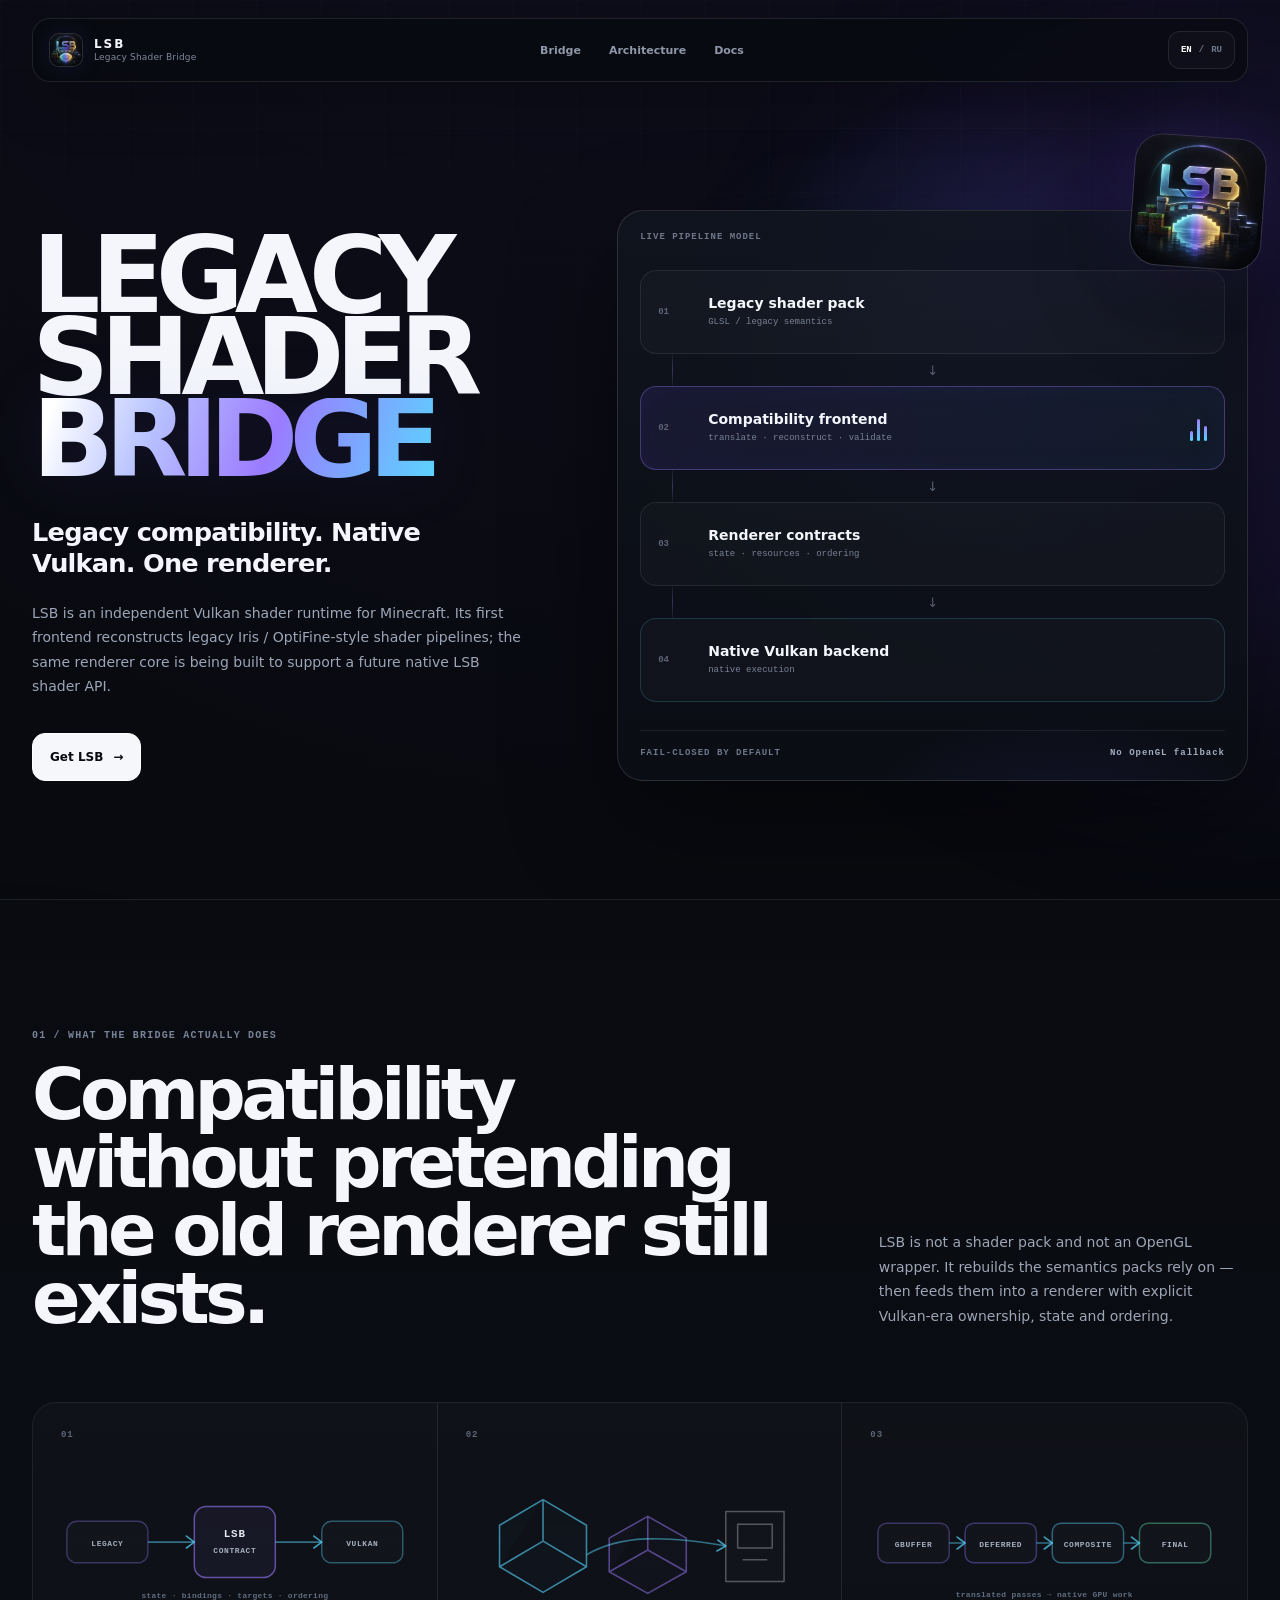
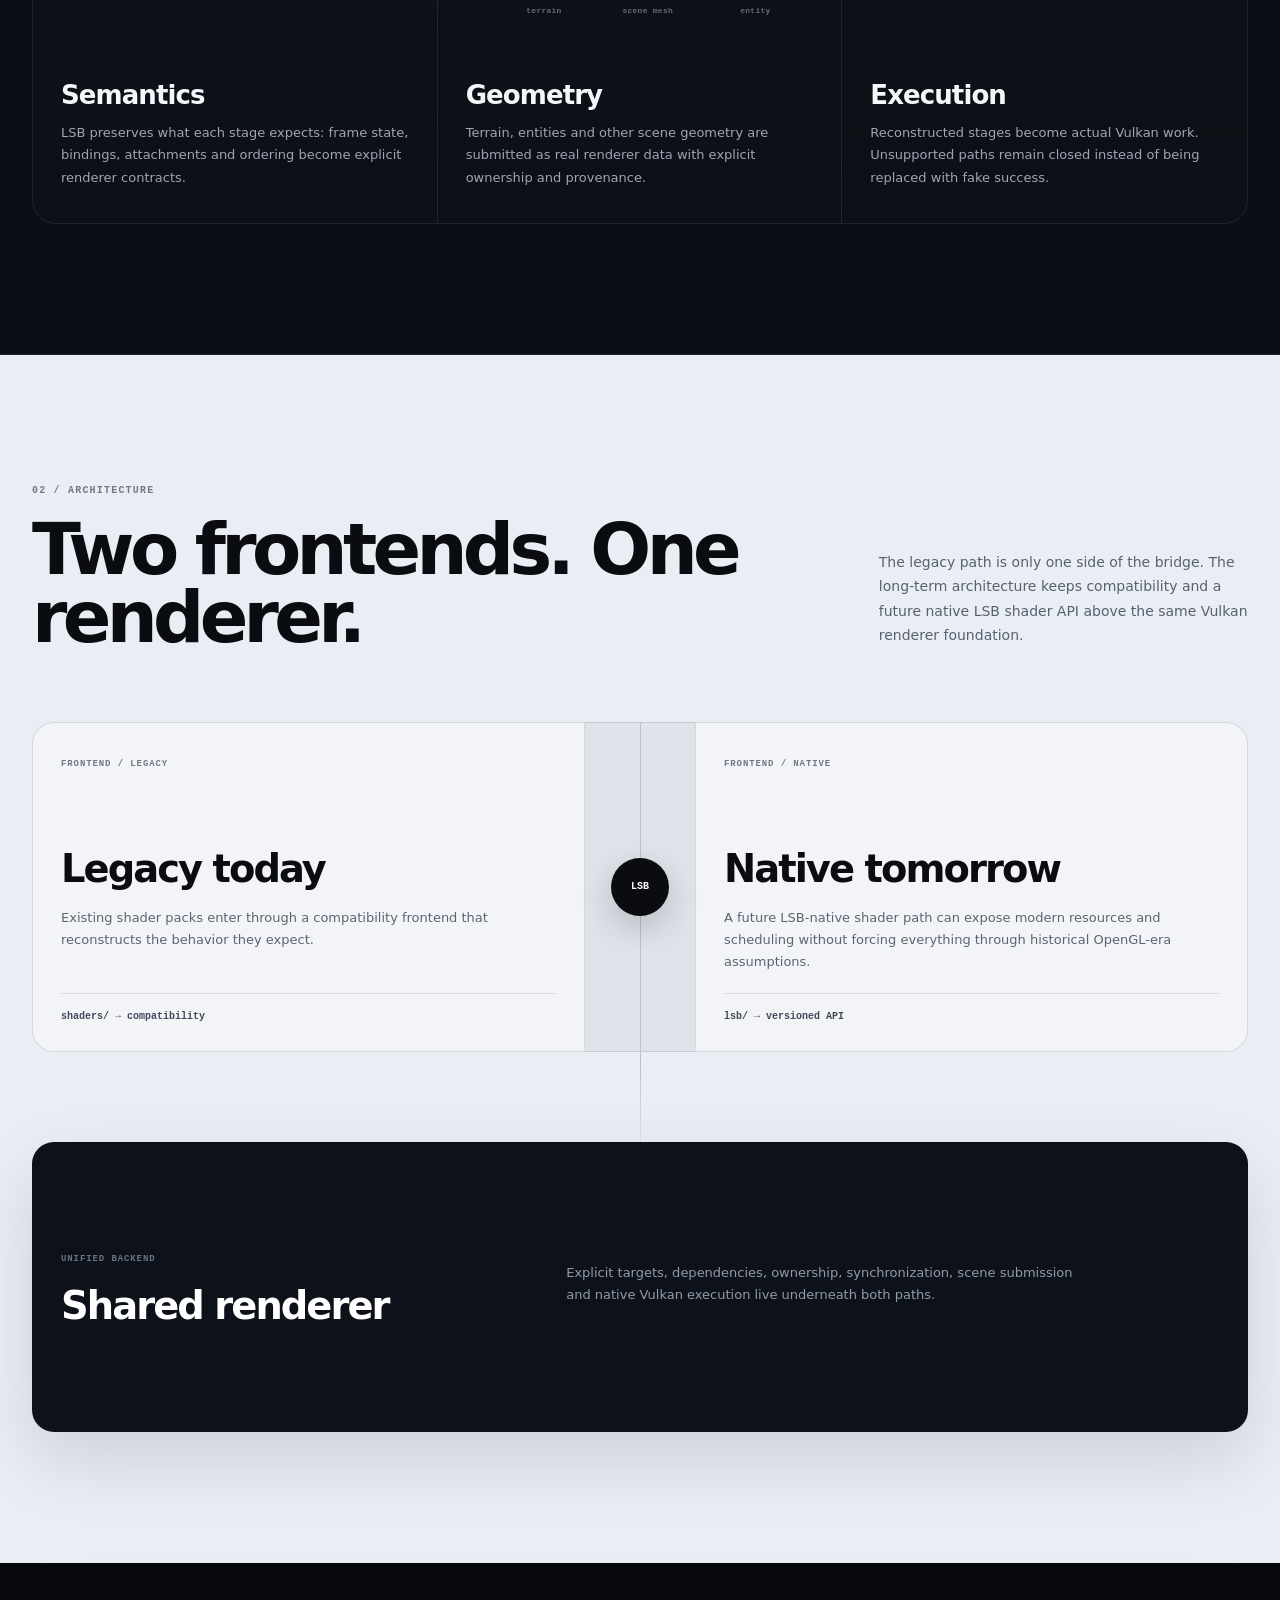
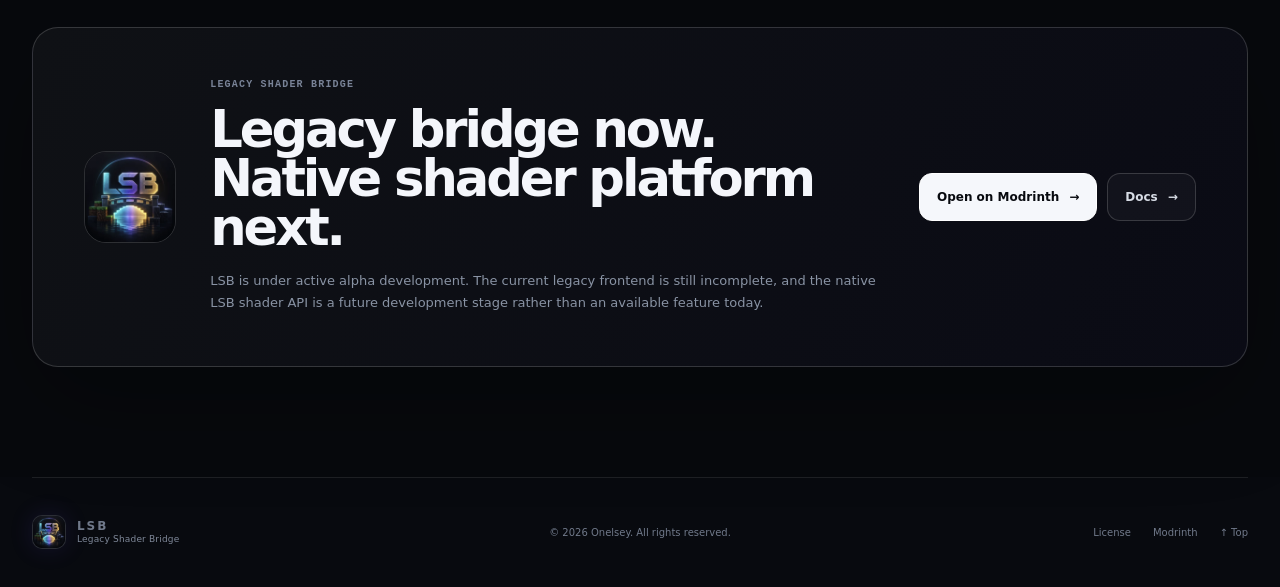
<file: index.html>
<!doctype html>
<html lang="en">
<head>
  <meta charset="UTF-8">
  <meta name="viewport" content="width=device-width, initial-scale=1.0">
  <meta name="theme-color" content="#080a0f">
  <meta name="color-scheme" content="dark">
  <meta name="description" content="Independent Vulkan shader runtime for Minecraft 26.x — legacy compatibility today, native LSB shaders next.">
  <meta property="og:type" content="website">
  <meta property="og:title" content="Legacy Shader Bridge">
  <meta property="og:description" content="Legacy compatibility. Native Vulkan. One renderer.">
  <meta property="og:image" content="https://wandraker.github.io/Legacy-Shader-Bridge-Site/assets/lsb-icon.webp">
  <link rel="icon" type="image/webp" href="./assets/lsb-icon.webp">
  <link rel="stylesheet" href="./styles.css">
  <title>Legacy Shader Bridge</title>
</head>
<body>
  <main class="site" id="top">
    <div class="ambient ambient--a" aria-hidden="true"></div>
    <div class="ambient ambient--b" aria-hidden="true"></div>

    <header class="header">
      <a class="brand" href="#top" aria-label="Legacy Shader Bridge home">
        <span class="brand-mark"><img src="./assets/lsb-icon.webp" alt=""></span>
        <span class="brand-copy"><strong>LSB</strong><small>Legacy Shader Bridge</small></span>
      </a>
      <nav class="desktop-nav" aria-label="Main navigation">
        <a href="#bridge" data-i18n="nav.bridge">Bridge</a>
        <a href="#architecture" data-i18n="nav.architecture">Architecture</a>
        <a href="./docs.html" data-i18n="nav.docs">Docs</a>
      </nav>
      <div class="header-actions">
        <div class="language-switch" aria-label="Language">
          <button data-lang="en" type="button">EN</button><span>/</span><button data-lang="ru" type="button">RU</button>
        </div>
        <button class="menu-button" type="button" aria-label="Menu"><span></span><span></span></button>
      </div>
    </header>

    <div class="mobile-menu" aria-hidden="true">
      <div class="mobile-menu-head">
        <a class="brand" href="#top"><span class="brand-mark"><img src="./assets/lsb-icon.webp" alt=""></span><span class="brand-copy"><strong>LSB</strong><small>Legacy Shader Bridge</small></span></a>
        <button class="menu-close" type="button" data-i18n="ui.close">Close</button>
      </div>
      <nav>
        <a href="#bridge">01 / <span data-i18n="nav.bridge">Bridge</span></a>
        <a href="#architecture">02 / <span data-i18n="nav.architecture">Architecture</span></a>
        <a href="./docs.html">03 / <span data-i18n="nav.docs">Docs</span></a>
      </nav>
      <div class="mobile-menu-bottom">
        <div class="language-switch" aria-label="Language"><button data-lang="en" type="button">EN</button><span>/</span><button data-lang="ru" type="button">RU</button></div>
        <a href="https://modrinth.com/mod/legacy-shader-bridge" target="_blank" rel="noreferrer">MODRINTH <span aria-hidden="true">→</span></a>
      </div>
    </div>

    <section class="hero">
      <div class="hero-grid" aria-hidden="true"></div>
      <div class="hero-shell">
        <div class="hero-copy">
          <h1 class="hero-title" aria-label="Legacy Shader Bridge">
            <span data-reveal>LEGACY</span><span data-reveal>SHADER</span><span class="hero-title-accent" data-reveal>BRIDGE</span>
          </h1>
          <p class="hero-lead" data-reveal data-i18n="hero.lead">Legacy compatibility. Native Vulkan. One renderer.</p>
          <p class="hero-body" data-reveal data-i18n="hero.body">LSB is an independent Vulkan shader runtime for Minecraft. Its first frontend reconstructs legacy Iris / OptiFine-style shader pipelines; the same renderer core is being built to support a future native LSB shader API.</p>
          <div class="hero-actions" data-reveal>
            <a class="button button-primary" href="https://modrinth.com/mod/legacy-shader-bridge" target="_blank" rel="noreferrer"><span data-i18n="hero.get">Get LSB</span><span aria-hidden="true">→</span></a>
          </div>
        </div>

        <div class="hero-visual" data-reveal>
          <div class="hero-icon-wrap"><img src="./assets/lsb-icon.webp" alt="Legacy Shader Bridge icon"></div>
          <div class="pipeline-card" aria-label="Legacy Shader Bridge pipeline">
            <div class="pipeline-topline"><span data-i18n="pipeline.label">LIVE PIPELINE MODEL</span><span class="live-dot"><i></i> ALPHA</span></div>
            <div class="pipeline-flow">
              <div class="pipeline-step pipeline-step--legacy"><span class="pipeline-id">01</span><div><strong data-i18n="pipeline.legacy">Legacy shader pack</strong><small>GLSL / legacy semantics</small></div></div>
              <div class="pipeline-link" aria-hidden="true"><span></span><b>↓</b></div>
              <div class="pipeline-step pipeline-step--bridge"><span class="pipeline-id">02</span><div><strong data-i18n="pipeline.compat">Compatibility frontend</strong><small>translate · reconstruct · validate</small></div><div class="bridge-pulse" aria-hidden="true"><span></span><span></span><span></span></div></div>
              <div class="pipeline-link" aria-hidden="true"><span></span><b>↓</b></div>
              <div class="pipeline-step pipeline-step--contract"><span class="pipeline-id">03</span><div><strong data-i18n="pipeline.contracts">Renderer contracts</strong><small>state · resources · ordering</small></div></div>
              <div class="pipeline-link" aria-hidden="true"><span></span><b>↓</b></div>
              <div class="pipeline-step pipeline-step--native"><span class="pipeline-id">04</span><div><strong data-i18n="pipeline.vulkan">Native Vulkan backend</strong><small>native execution</small></div></div>
            </div>
            <div class="pipeline-foot"><span>FAIL-CLOSED BY DEFAULT</span><span data-i18n="pipeline.noFallback">No OpenGL fallback</span></div>
          </div>
        </div>
      </div>
    </section>

    <section class="section bridge-section" id="bridge">
      <div class="section-shell">
        <header class="section-head" data-reveal>
          <div><p class="eyebrow">01 / <span data-i18n="bridge.eyebrow">What the bridge actually does</span></p><h2 data-i18n="bridge.title">Compatibility without pretending the old renderer still exists.</h2></div>
          <p data-i18n="bridge.lead">LSB is not a shader pack and not an OpenGL wrapper. It rebuilds the semantics packs rely on — then feeds them into a renderer with explicit Vulkan-era ownership, state and ordering.</p>
        </header>
        <div class="bridge-cards">
          <article class="bridge-card" data-reveal>
            <div class="bridge-card-index">01</div>
            <div class="bridge-card-graphic bridge-card-graphic--semantics" aria-hidden="true">
              <svg viewBox="0 0 360 150" role="presentation">
                <rect class="bridge-v-box bridge-v-box--source" x="10" y="50" width="82" height="42" rx="10"></rect>
                <rect class="bridge-v-box bridge-v-box--core" x="139" y="35" width="82" height="72" rx="12"></rect>
                <rect class="bridge-v-box bridge-v-box--target" x="268" y="50" width="82" height="42" rx="10"></rect>
                <path class="bridge-v-line" d="M92 71 H139"></path>
                <path class="bridge-v-line" d="M221 71 H268"></path>
                <path class="bridge-v-arrow" d="M131 65 L139 71 L131 77"></path>
                <path class="bridge-v-arrow" d="M260 65 L268 71 L260 77"></path>
                <text class="bridge-v-label" x="51" y="75" text-anchor="middle" data-i18n="bridge.visual.legacy">LEGACY</text>
                <text class="bridge-v-label bridge-v-label--strong" x="180" y="66" text-anchor="middle">LSB</text>
                <text class="bridge-v-label" x="180" y="82" text-anchor="middle" data-i18n="bridge.visual.contract">CONTRACT</text>
                <text class="bridge-v-label" x="309" y="75" text-anchor="middle">VULKAN</text>
                <text class="bridge-v-caption" x="180" y="128" text-anchor="middle" data-i18n="bridge.visual.semanticCaption">state · bindings · targets · ordering</text>
              </svg>
            </div>
            <h3 data-i18n="bridge.card1.title">Semantics</h3>
            <p data-i18n="bridge.card1.body">LSB preserves what each stage expects: frame state, bindings, attachments and ordering become explicit renderer contracts.</p>
          </article>
          <article class="bridge-card" data-reveal>
            <div class="bridge-card-index">02</div>
            <div class="bridge-card-graphic bridge-card-graphic--geometry" aria-hidden="true">
              <svg viewBox="0 0 360 150" role="presentation">
                <path class="bridge-v-mesh" d="M38 96 L82 70 L126 96 L82 122 Z M82 70 V28 L126 54 V96 M38 96 V54 L82 28"></path>
                <path class="bridge-v-mesh bridge-v-mesh--soft" d="M149 101 L188 79 L227 101 L188 123 Z M188 79 V45 L227 67 V101 M149 101 V67 L188 45"></path>
                <path class="bridge-v-entity" d="M267 40 H326 V111 H267 Z M279 53 H314 V77 H279 Z M284 89 H309"></path>
                <path class="bridge-v-line" d="M126 84 C160 64 204 64 267 75"></path>
                <path class="bridge-v-arrow" d="M259 69 L267 75 L258 80"></path>
                <text class="bridge-v-caption" x="83" y="143" text-anchor="middle" data-i18n="bridge.visual.terrain">terrain</text>
                <text class="bridge-v-caption" x="188" y="143" text-anchor="middle" data-i18n="bridge.visual.scene">scene mesh</text>
                <text class="bridge-v-caption" x="297" y="143" text-anchor="middle" data-i18n="bridge.visual.entity">entity</text>
              </svg>
            </div>
            <h3 data-i18n="bridge.card2.title">Geometry</h3>
            <p data-i18n="bridge.card2.body">Terrain, entities and other scene geometry are submitted as real renderer data with explicit ownership and provenance.</p>
          </article>
          <article class="bridge-card" data-reveal>
            <div class="bridge-card-index">03</div>
            <div class="bridge-card-graphic bridge-card-graphic--execution" aria-hidden="true">
              <svg viewBox="0 0 360 150" role="presentation">
                <rect class="bridge-v-pass bridge-v-pass--a" x="12" y="52" width="72" height="40" rx="9"></rect>
                <rect class="bridge-v-pass bridge-v-pass--b" x="100" y="52" width="72" height="40" rx="9"></rect>
                <rect class="bridge-v-pass bridge-v-pass--c" x="188" y="52" width="72" height="40" rx="9"></rect>
                <rect class="bridge-v-pass bridge-v-pass--d" x="276" y="52" width="72" height="40" rx="9"></rect>
                <path class="bridge-v-line" d="M84 72 H100 M172 72 H188 M260 72 H276"></path>
                <path class="bridge-v-arrow" d="M92 66 L100 72 L92 78 M180 66 L188 72 L180 78 M268 66 L276 72 L268 78"></path>
                <text class="bridge-v-label" x="48" y="76" text-anchor="middle">GBUFFER</text>
                <text class="bridge-v-label" x="136" y="76" text-anchor="middle">DEFERRED</text>
                <text class="bridge-v-label" x="224" y="76" text-anchor="middle">COMPOSITE</text>
                <text class="bridge-v-label" x="312" y="76" text-anchor="middle">FINAL</text>
                <text class="bridge-v-caption" x="180" y="126" text-anchor="middle" data-i18n="bridge.visual.executionCaption">translated passes → native GPU work</text>
              </svg>
            </div>
            <h3 data-i18n="bridge.card3.title">Execution</h3>
            <p data-i18n="bridge.card3.body">Reconstructed stages become actual Vulkan work. Unsupported paths remain closed instead of being replaced with fake success.</p>
          </article>
        </div>
      </div>
    </section>

    <section class="section architecture-section" id="architecture">
      <div class="section-shell">
        <header class="section-head section-head-light" data-reveal>
          <div><p class="eyebrow">02 / <span data-i18n="arch.eyebrow">Architecture</span></p><h2 data-i18n="arch.title">Two frontends. One renderer.</h2></div>
          <p data-i18n="arch.lead">The legacy path is only one side of the bridge. The long-term architecture keeps compatibility and a future native LSB shader API above the same Vulkan renderer foundation.</p>
        </header>
        <div class="architecture-map" data-reveal>
          <div class="arch-node arch-node--legacy"><span>FRONTEND / LEGACY</span><strong data-i18n="arch.legacy.title">Legacy today</strong><p data-i18n="arch.legacy.body">Existing shader packs enter through a compatibility frontend that reconstructs the behavior they expect.</p><div class="code-line">shaders/ → compatibility</div></div>
          <div class="arch-merge" aria-hidden="true"><span></span><b>LSB</b><span></span></div>
          <div class="arch-node arch-node--native"><span>FRONTEND / NATIVE</span><strong data-i18n="arch.native.title">Native tomorrow</strong><p data-i18n="arch.native.body">A future LSB-native shader path can expose modern resources and scheduling without forcing everything through historical OpenGL-era assumptions.</p><div class="code-line">lsb/ → versioned API</div></div>
          <div class="arch-spine" aria-hidden="true"><span></span></div>
          <div class="arch-renderer"><div><span>UNIFIED BACKEND</span><strong data-i18n="arch.renderer.title">Shared renderer</strong></div><p data-i18n="arch.renderer.body">Explicit targets, dependencies, ownership, synchronization, scene submission and native Vulkan execution live underneath both paths.</p></div>
        </div>
      </div>
    </section>
    <section class="final-section">
      <div class="final-panel" data-reveal>
        <div class="final-logo"><img src="./assets/lsb-icon.webp" alt=""></div>
        <div><p class="eyebrow">LEGACY SHADER BRIDGE</p><h2 data-i18n="final.title">Legacy bridge now. Native shader platform next.</h2><p data-i18n="final.body">LSB is under active alpha development. The current legacy frontend is still incomplete, and the native LSB shader API is a future development stage rather than an available feature today.</p></div>
        <div class="final-actions"><a class="button button-primary" href="https://modrinth.com/mod/legacy-shader-bridge" target="_blank" rel="noreferrer"><span data-i18n="final.get">Open on Modrinth</span><span aria-hidden="true">→</span></a><a class="button button-ghost" href="./docs.html"><span data-i18n="final.docs">Docs</span><span aria-hidden="true">→</span></a></div>
      </div>
    </section>

    <footer class="footer">
      <a class="brand" href="#top"><span class="brand-mark"><img src="./assets/lsb-icon.webp" alt=""></span><span class="brand-copy"><strong>LSB</strong><small>Legacy Shader Bridge</small></span></a>
      <p data-i18n="footer">Legacy Shader Bridge · by Onelsey</p>
      <nav><a href="./license.html">License</a><a href="https://modrinth.com/mod/legacy-shader-bridge" target="_blank" rel="noreferrer">Modrinth</a><a href="#top">↑ Top</a></nav>
    </footer>
  </main>
  <script src="./app.js" defer></script>
</body>
</html>
</file>
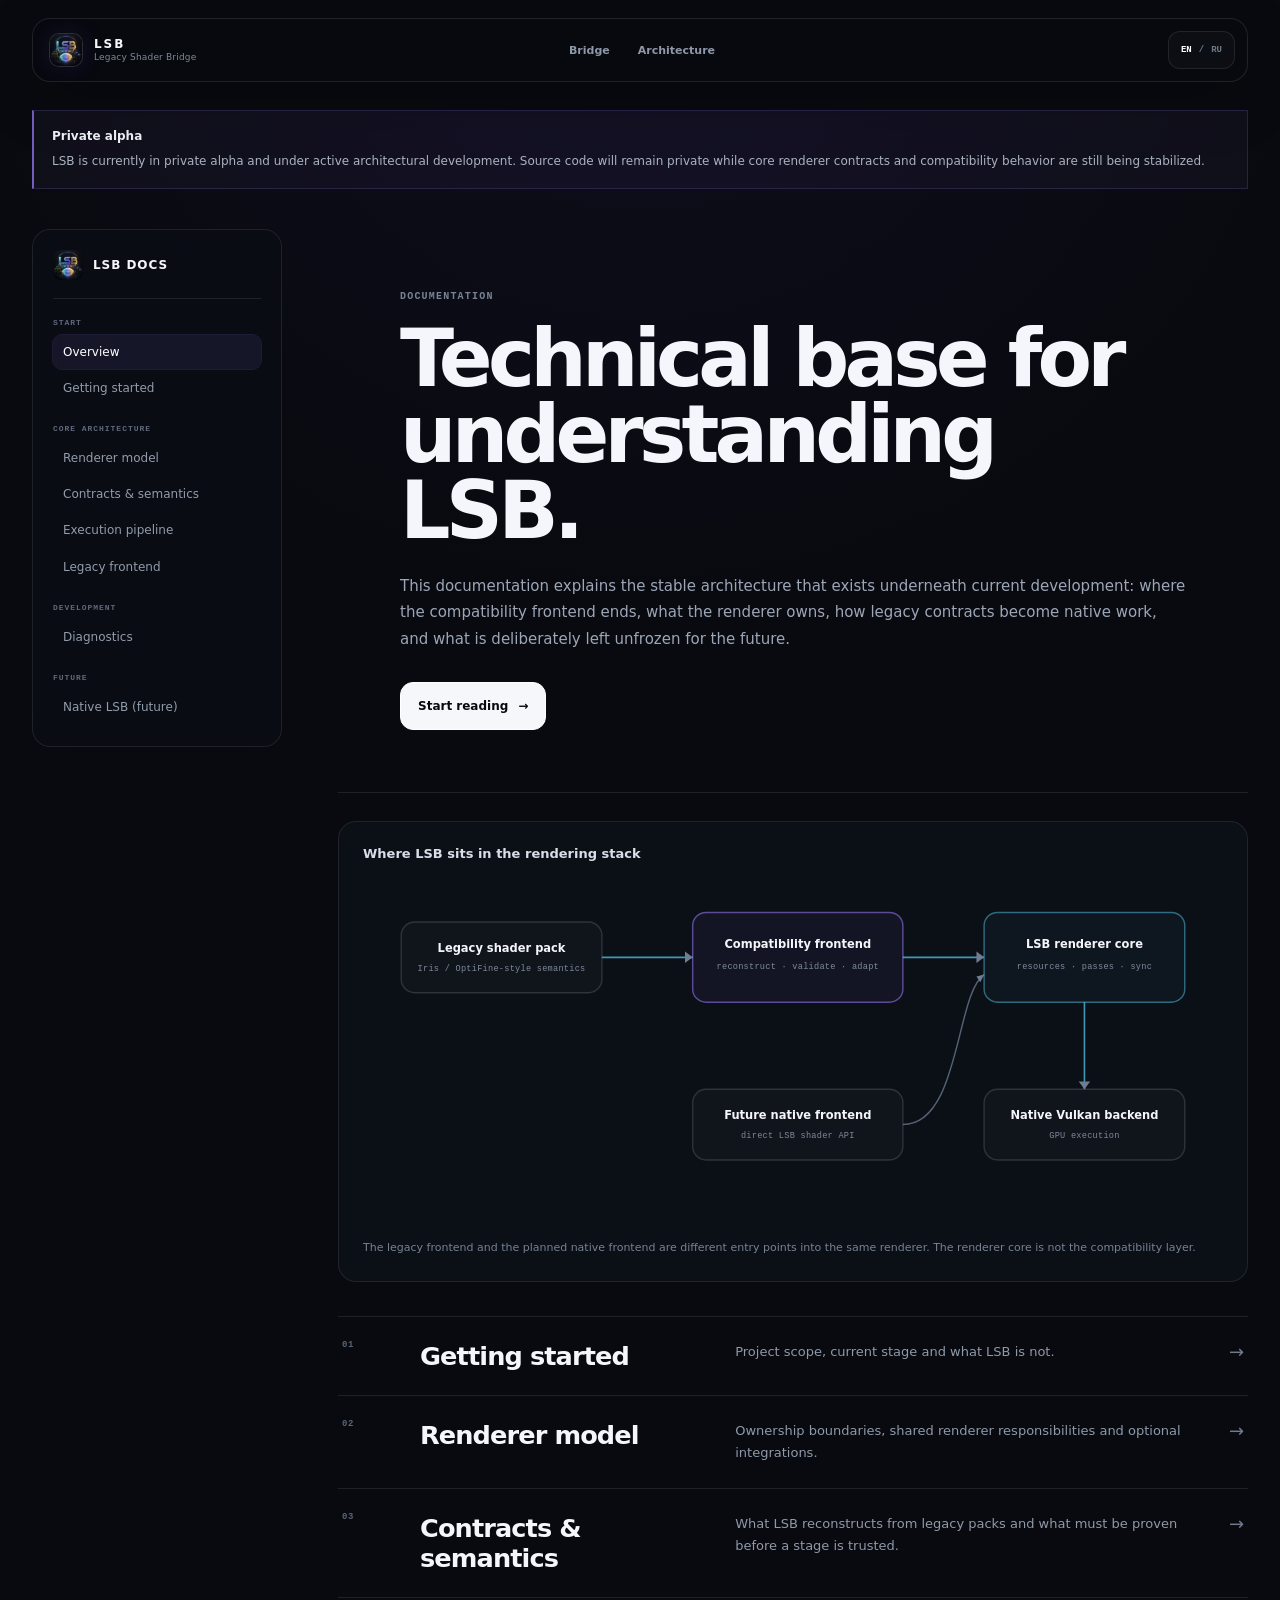
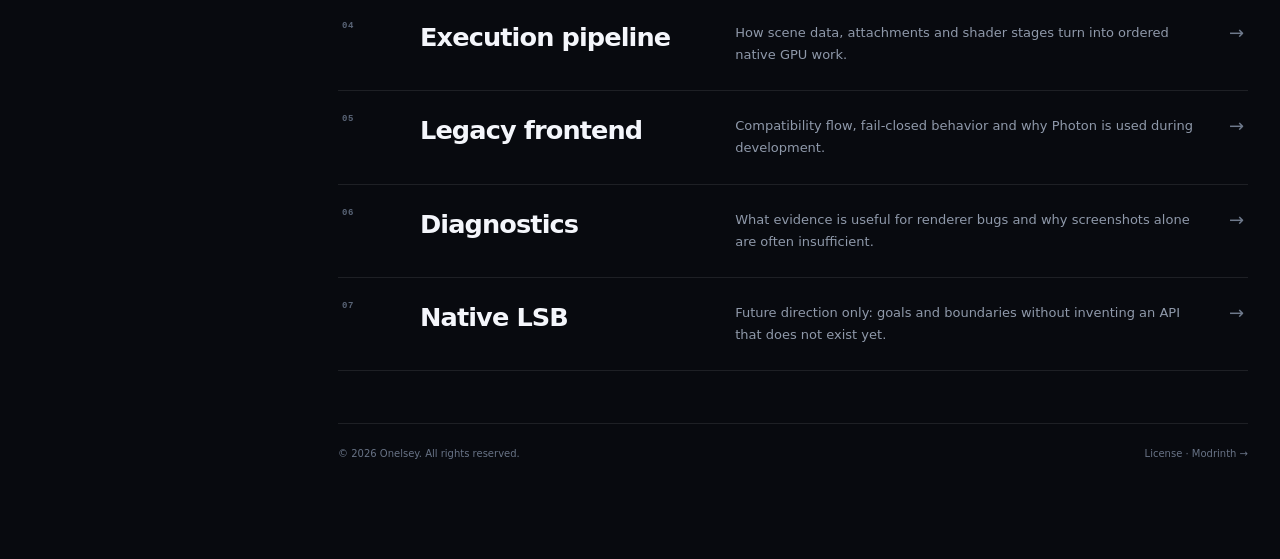
<file: docs.html>
<!doctype html>
<html lang="en">
<head>
  <meta charset="UTF-8">
  <meta name="viewport" content="width=device-width, initial-scale=1.0">
  <meta name="theme-color" content="#080a0f">
  <meta name="color-scheme" content="dark">
  <meta name="description" content="Legacy Shader Bridge technical documentation.">
  <link rel="icon" type="image/webp" href="./assets/lsb-icon.webp">
  <link rel="stylesheet" href="./styles.css">
  <title>Legacy Shader Bridge — Documentation</title>
</head>
<body class="docs-page">
  <main class="site" id="top">
    <header class="header">
      <a class="brand" href="./index.html" aria-label="Legacy Shader Bridge home">
        <span class="brand-mark"><img src="./assets/lsb-icon.webp" alt=""></span>
        <span class="brand-copy"><strong>LSB</strong><small>Legacy Shader Bridge</small></span>
      </a>
      <nav class="desktop-nav" aria-label="Main navigation">
        <a href="./index.html#bridge" data-i18n="nav.bridge">Bridge</a>
        <a href="./index.html#architecture" data-i18n="nav.architecture">Architecture</a>
        <a href="./index.html#status" data-i18n="nav.status">Status</a>
        <a href="./index.html#future" data-i18n="nav.future">Future</a>
        <a href="./docs.html" data-i18n="nav.docs">Docs</a>
      </nav>
      <div class="header-actions">
        <div class="language-switch" aria-label="Language"><button data-lang="en" type="button">EN</button><span>/</span><button data-lang="ru" type="button">RU</button></div>
        <button class="menu-button" type="button" aria-label="Menu"><span></span><span></span></button>
      </div>
    </header>
    <div class="mobile-menu" aria-hidden="true">
      <div class="mobile-menu-head">
        <a class="brand" href="./index.html"><span class="brand-mark"><img src="./assets/lsb-icon.webp" alt=""></span><span class="brand-copy"><strong>LSB</strong><small>Legacy Shader Bridge</small></span></a>
        <button class="menu-close" type="button" data-i18n="ui.close">Close</button>
      </div>
      <nav>
        <a href="./index.html#bridge">01 / <span data-i18n="nav.bridge">Bridge</span></a>
        <a href="./index.html#architecture">02 / <span data-i18n="nav.architecture">Architecture</span></a>
        <a href="./index.html#status">03 / <span data-i18n="nav.status">Status</span></a>
        <a href="./index.html#future">04 / <span data-i18n="nav.future">Future</span></a>
        <a href="./docs.html">05 / <span data-i18n="nav.docs">Docs</span></a>
      </nav>
      <div class="mobile-menu-bottom">
        <div class="language-switch" aria-label="Language"><button data-lang="en" type="button">EN</button><span>/</span><button data-lang="ru" type="button">RU</button></div>
        <a href="https://modrinth.com/mod/legacy-shader-bridge" target="_blank" rel="noreferrer">MODRINTH <span aria-hidden="true">→</span></a>
      </div>
    </div>
    <div class="docs-portal">
      <aside class="docs-sidebar">
    <a class="docs-sidebar-brand" href="./docs.html"><img src="./assets/lsb-icon.webp" alt=""><strong>LSB DOCS</strong></a>
    <div class="docs-sidebar-group"><span><span class="lang-en">Start</span><span class="lang-ru">Начало</span></span><a href="./docs.html" aria-current="page"><span class="lang-en">Overview</span><span class="lang-ru">Обзор</span></a><a href="./docs/start.html"><span class="lang-en">Getting started</span><span class="lang-ru">С чего начать</span></a></div><div class="docs-sidebar-group"><span><span class="lang-en">Core architecture</span><span class="lang-ru">Архитектура</span></span><a href="./docs/renderer.html"><span class="lang-en">Renderer model</span><span class="lang-ru">Модель рендерера</span></a><a href="./docs/contracts.html"><span class="lang-en">Contracts & semantics</span><span class="lang-ru">Контракты и семантика</span></a><a href="./docs/pipeline.html"><span class="lang-en">Execution pipeline</span><span class="lang-ru">Pipeline исполнения</span></a><a href="./docs/legacy.html"><span class="lang-en">Legacy frontend</span><span class="lang-ru">Legacy frontend</span></a></div><div class="docs-sidebar-group"><span><span class="lang-en">Development</span><span class="lang-ru">Разработка</span></span><a href="./docs/diagnostics.html"><span class="lang-en">Diagnostics</span><span class="lang-ru">Диагностика</span></a></div><div class="docs-sidebar-group"><span><span class="lang-en">Future</span><span class="lang-ru">Будущее</span></span><a href="./docs/native.html"><span class="lang-en">Native LSB (future)</span><span class="lang-ru">Native LSB (будущее)</span></a></div></aside>
      <section class="docs-main">
        <header class="docs-landing-hero" data-reveal>
          <p class="eyebrow"><span class="lang-en">Documentation</span><span class="lang-ru">Документация</span></p>
          <h1><span class="lang-en">Technical base for understanding LSB.</span><span class="lang-ru">Техническая база для понимания LSB.</span></h1>
          <p><span class="lang-en">This documentation explains the stable architecture that exists underneath current development: where the compatibility frontend ends, what the renderer owns, how legacy contracts become native work, and what is deliberately left unfrozen for the future.</span><span class="lang-ru">Эта документация объясняет устойчивую архитектурную основу текущей разработки: где заканчивается compatibility frontend, чем владеет renderer, как legacy-контракты превращаются в нативную работу и что намеренно не фиксируется заранее для будущего.</span></p>
          <div class="docs-landing-actions"><a class="button button-primary" href="./docs/start.html"><span class="lang-en">Start reading</span><span class="lang-ru">Начать читать</span> <span aria-hidden="true">→</span></a></div>
        </header>
        <div class="docs-diagram" data-reveal><div class="docs-diagram-title"><span class="lang-en">Where LSB sits in the rendering stack</span><span class="lang-ru">Где LSB находится в стеке рендеринга</span></div><svg viewBox="0 0 900 360" role="img" aria-label="LSB architecture overview">
  <rect class="dg-box" x="40" y="45" width="210" height="74" rx="14"></rect>
  <text class="dg-strong" x="145" y="76" text-anchor="middle">Legacy shader pack</text>
  <text class="dg-small" x="145" y="96" text-anchor="middle">Iris / OptiFine-style semantics</text>

  <rect class="dg-box dg-box-accent" x="345" y="35" width="220" height="94" rx="14"></rect>
  <text class="dg-strong" x="455" y="72" text-anchor="middle">Compatibility frontend</text>
  <text class="dg-small" x="455" y="94" text-anchor="middle">reconstruct · validate · adapt</text>

  <rect class="dg-box dg-box-cyan" x="650" y="35" width="210" height="94" rx="14"></rect>
  <text class="dg-strong" x="755" y="72" text-anchor="middle">LSB renderer core</text>
  <text class="dg-small" x="755" y="94" text-anchor="middle">resources · passes · sync</text>

  <path class="dg-line-accent" d="M250 82 H345"></path><polygon class="dg-arrow" points="337,76 345,82 337,88"></polygon>
  <path class="dg-line-accent" d="M565 82 H650"></path><polygon class="dg-arrow" points="642,76 650,82 642,88"></polygon>

  <rect class="dg-box" x="345" y="220" width="220" height="74" rx="14"></rect>
  <text class="dg-strong" x="455" y="251" text-anchor="middle">Future native frontend</text>
  <text class="dg-small" x="455" y="271" text-anchor="middle">direct LSB shader API</text>
  <path class="dg-line" d="M565 257 C625 257 620 120 650 100"></path><polygon class="dg-arrow" points="642,102 650,100 646,108"></polygon>

  <rect class="dg-box" x="650" y="220" width="210" height="74" rx="14"></rect>
  <text class="dg-strong" x="755" y="251" text-anchor="middle">Native Vulkan backend</text>
  <text class="dg-small" x="755" y="271" text-anchor="middle">GPU execution</text>
  <path class="dg-line-accent" d="M755 129 V220"></path><polygon class="dg-arrow" points="749,212 755,220 761,212"></polygon>
</svg><div class="docs-diagram-note"><span class="lang-en">The legacy frontend and the planned native frontend are different entry points into the same renderer. The renderer core is not the compatibility layer.</span><span class="lang-ru">Legacy frontend и запланированный native frontend — разные точки входа в один renderer. Сам renderer core не является compatibility layer.</span></div></div>
        <div class="docs-reading">
          <a class="docs-reading-row" href="./docs/start.html"><span>01</span><strong><span class="lang-en">Getting started</span><span class="lang-ru">С чего начать</span></strong><p><span class="lang-en">Project scope, current stage and what LSB is not.</span><span class="lang-ru">Границы проекта, текущий этап и чем LSB не является.</span></p><b>→</b></a><a class="docs-reading-row" href="./docs/renderer.html"><span>02</span><strong><span class="lang-en">Renderer model</span><span class="lang-ru">Модель рендерера</span></strong><p><span class="lang-en">Ownership boundaries, shared renderer responsibilities and optional integrations.</span><span class="lang-ru">Границы ownership, обязанности общего renderer и опциональные интеграции.</span></p><b>→</b></a><a class="docs-reading-row" href="./docs/contracts.html"><span>03</span><strong><span class="lang-en">Contracts & semantics</span><span class="lang-ru">Контракты и семантика</span></strong><p><span class="lang-en">What LSB reconstructs from legacy packs and what must be proven before a stage is trusted.</span><span class="lang-ru">Что LSB реконструирует из legacy pack и что должно быть доказано до доверия стадии.</span></p><b>→</b></a><a class="docs-reading-row" href="./docs/pipeline.html"><span>04</span><strong><span class="lang-en">Execution pipeline</span><span class="lang-ru">Pipeline исполнения</span></strong><p><span class="lang-en">How scene data, attachments and shader stages turn into ordered native GPU work.</span><span class="lang-ru">Как данные сцены, attachments и shader stages превращаются в упорядоченную нативную GPU-работу.</span></p><b>→</b></a><a class="docs-reading-row" href="./docs/legacy.html"><span>05</span><strong><span class="lang-en">Legacy frontend</span><span class="lang-ru">Legacy frontend</span></strong><p><span class="lang-en">Compatibility flow, fail-closed behavior and why Photon is used during development.</span><span class="lang-ru">Поток compatibility, fail-closed поведение и зачем в разработке используется Photon.</span></p><b>→</b></a><a class="docs-reading-row" href="./docs/diagnostics.html"><span>06</span><strong><span class="lang-en">Diagnostics</span><span class="lang-ru">Диагностика</span></strong><p><span class="lang-en">What evidence is useful for renderer bugs and why screenshots alone are often insufficient.</span><span class="lang-ru">Какие данные полезны для renderer-багов и почему одного скриншота часто недостаточно.</span></p><b>→</b></a><a class="docs-reading-row" href="./docs/native.html"><span>07</span><strong><span class="lang-en">Native LSB</span><span class="lang-ru">Native LSB</span></strong><p><span class="lang-en">Future direction only: goals and boundaries without inventing an API that does not exist yet.</span><span class="lang-ru">Только направление будущего: цели и границы без выдумывания API, которого ещё нет.</span></p><b>→</b></a>
        </div>
        <footer class="docs-portal-footer"><span>Legacy Shader Bridge · by Onelsey</span><span><a href="./license.html">License</a> · <a href="https://modrinth.com/mod/legacy-shader-bridge" target="_blank" rel="noreferrer">Modrinth →</a></span></footer>
      </section>
    </div>
  </main>
  <script src="./app.js" defer></script>
</body>
</html>
</file>
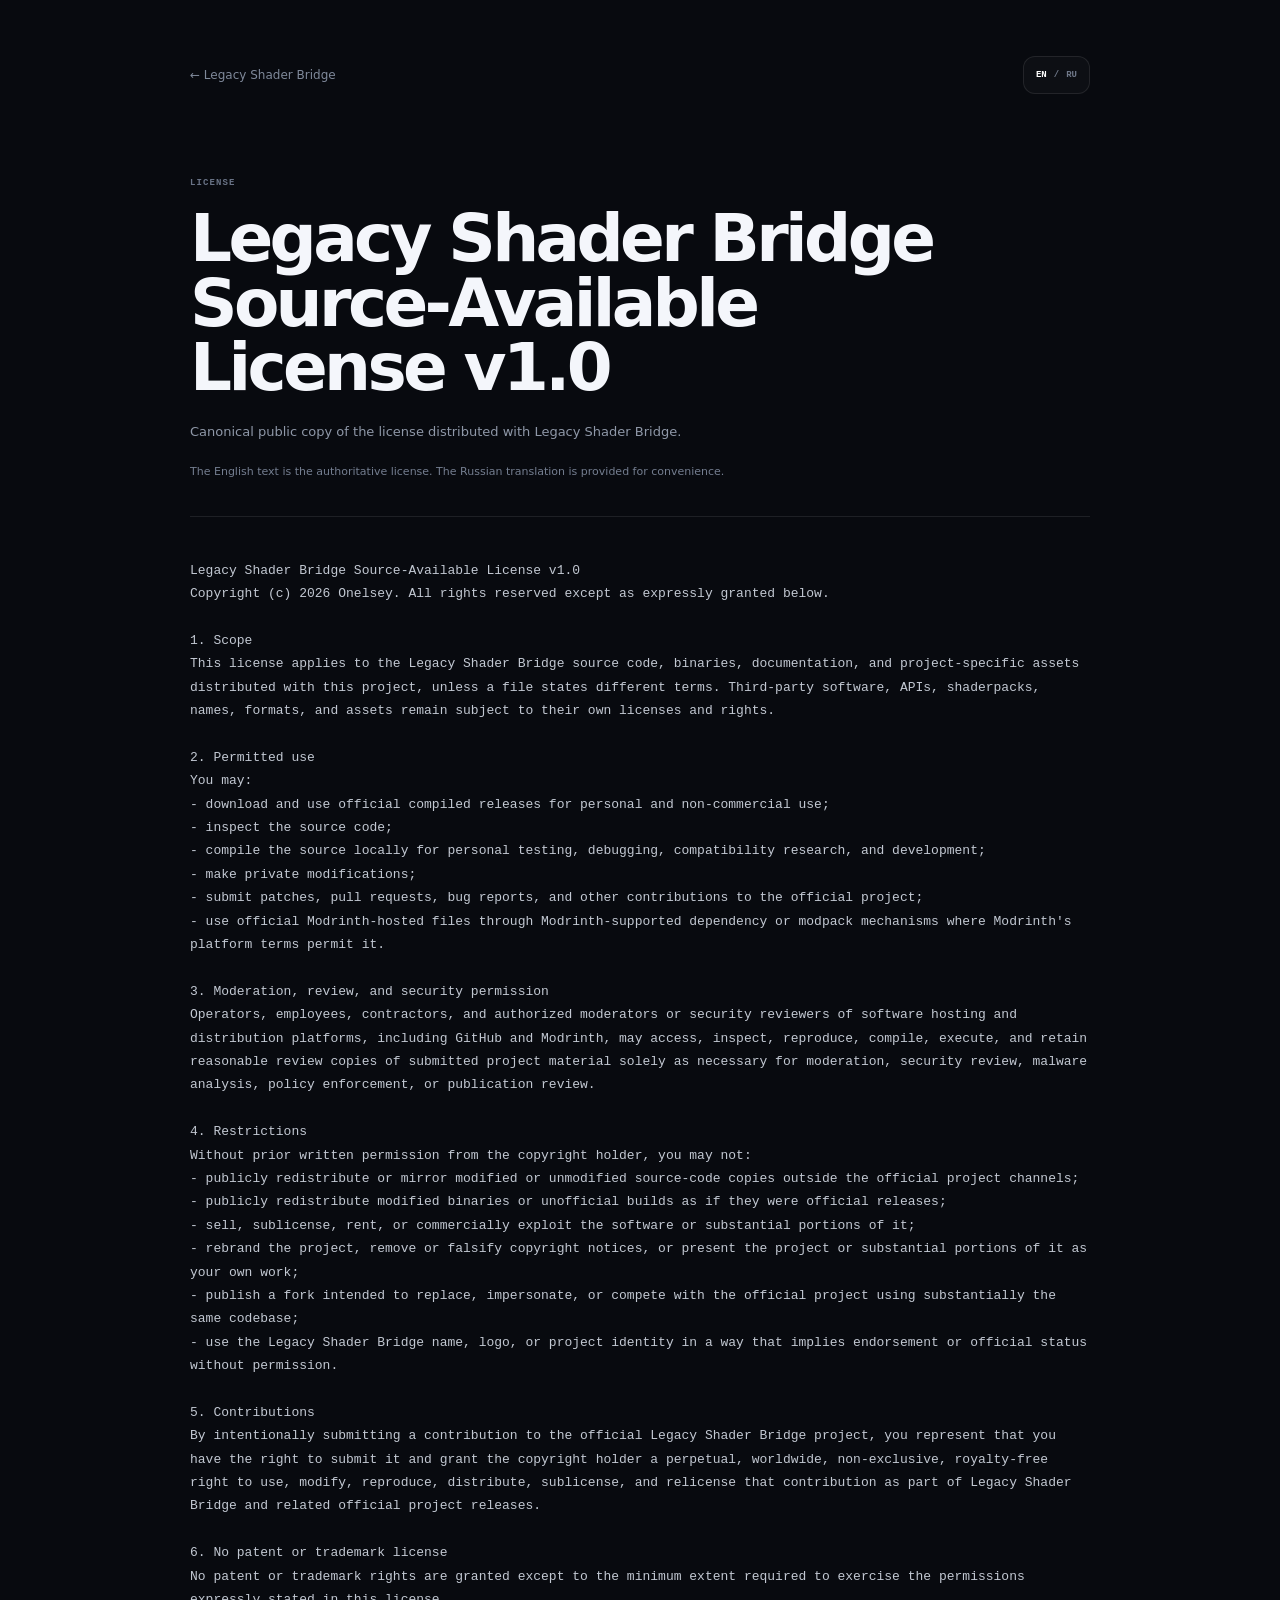
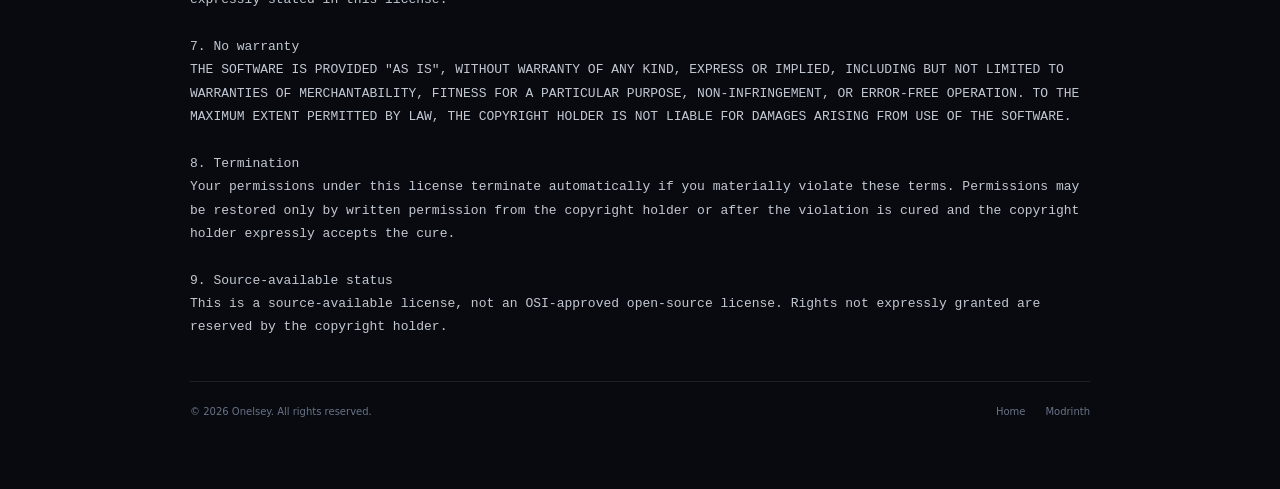
<file: license.html>
<!doctype html>
<html lang="en">
<head>
  <meta charset="UTF-8">
  <meta name="viewport" content="width=device-width, initial-scale=1.0">
  <meta name="theme-color" content="#080a0f">
  <meta name="color-scheme" content="dark">
  <meta name="description" content="Legacy Shader Bridge Source-Available License v1.0.">
  <link rel="icon" type="image/webp" href="./assets/lsb-icon.webp">
  <link rel="stylesheet" href="./styles.css">
  <title>Legacy Shader Bridge — License</title>
</head>
<body class="license-page">
  <main class="license-shell">
    <div class="license-topbar">
      <a class="license-back" href="./index.html" data-i18n="license.back">← Legacy Shader Bridge</a>
      <div class="language-switch" aria-label="Language">
        <button data-lang="en" type="button">EN</button><span>/</span><button data-lang="ru" type="button">RU</button>
      </div>
    </div>
    <header class="license-head">
      <span data-i18n="license.label">LICENSE</span>
      <h1 data-i18n="license.title">Legacy Shader Bridge Source-Available License v1.0</h1>
      <p data-i18n="license.copy">Canonical public copy of the license distributed with Legacy Shader Bridge.</p>
      <p class="license-authority" data-i18n="license.authority">The English text is the authoritative license. The Russian translation is provided for convenience.</p>
    </header>
    <pre class="license-text" data-license-lang="en">Legacy Shader Bridge Source-Available License v1.0
Copyright (c) 2026 Onelsey. All rights reserved except as expressly granted below.

1. Scope
This license applies to the Legacy Shader Bridge source code, binaries, documentation, and project-specific assets distributed with this project, unless a file states different terms. Third-party software, APIs, shaderpacks, names, formats, and assets remain subject to their own licenses and rights.

2. Permitted use
You may:
- download and use official compiled releases for personal and non-commercial use;
- inspect the source code;
- compile the source locally for personal testing, debugging, compatibility research, and development;
- make private modifications;
- submit patches, pull requests, bug reports, and other contributions to the official project;
- use official Modrinth-hosted files through Modrinth-supported dependency or modpack mechanisms where Modrinth's platform terms permit it.

3. Moderation, review, and security permission
Operators, employees, contractors, and authorized moderators or security reviewers of software hosting and distribution platforms, including GitHub and Modrinth, may access, inspect, reproduce, compile, execute, and retain reasonable review copies of submitted project material solely as necessary for moderation, security review, malware analysis, policy enforcement, or publication review.

4. Restrictions
Without prior written permission from the copyright holder, you may not:
- publicly redistribute or mirror modified or unmodified source-code copies outside the official project channels;
- publicly redistribute modified binaries or unofficial builds as if they were official releases;
- sell, sublicense, rent, or commercially exploit the software or substantial portions of it;
- rebrand the project, remove or falsify copyright notices, or present the project or substantial portions of it as your own work;
- publish a fork intended to replace, impersonate, or compete with the official project using substantially the same codebase;
- use the Legacy Shader Bridge name, logo, or project identity in a way that implies endorsement or official status without permission.

5. Contributions
By intentionally submitting a contribution to the official Legacy Shader Bridge project, you represent that you have the right to submit it and grant the copyright holder a perpetual, worldwide, non-exclusive, royalty-free right to use, modify, reproduce, distribute, sublicense, and relicense that contribution as part of Legacy Shader Bridge and related official project releases.

6. No patent or trademark license
No patent or trademark rights are granted except to the minimum extent required to exercise the permissions expressly stated in this license.

7. No warranty
THE SOFTWARE IS PROVIDED "AS IS", WITHOUT WARRANTY OF ANY KIND, EXPRESS OR IMPLIED, INCLUDING BUT NOT LIMITED TO WARRANTIES OF MERCHANTABILITY, FITNESS FOR A PARTICULAR PURPOSE, NON-INFRINGEMENT, OR ERROR-FREE OPERATION. TO THE MAXIMUM EXTENT PERMITTED BY LAW, THE COPYRIGHT HOLDER IS NOT LIABLE FOR DAMAGES ARISING FROM USE OF THE SOFTWARE.

8. Termination
Your permissions under this license terminate automatically if you materially violate these terms. Permissions may be restored only by written permission from the copyright holder or after the violation is cured and the copyright holder expressly accepts the cure.

9. Source-available status
This is a source-available license, not an OSI-approved open-source license. Rights not expressly granted are reserved by the copyright holder.
</pre>
    <pre class="license-text" data-license-lang="ru" hidden>Лицензия Legacy Shader Bridge с доступным исходным кодом v1.0
Copyright (c) 2026 Onelsey. Все права защищены, кроме прямо предоставленных ниже.

1. Область действия
Настоящая лицензия распространяется на исходный код Legacy Shader Bridge, бинарные файлы, документацию и специфичные для проекта материалы, распространяемые вместе с этим проектом, если в конкретном файле не указаны иные условия. Стороннее программное обеспечение, API, shaderpack'и, названия, форматы и материалы остаются под действием собственных лицензий и прав.

2. Разрешённое использование
Вы можете:
- скачивать и использовать официальные скомпилированные релизы в личных и некоммерческих целях;
- изучать исходный код;
- локально компилировать исходный код для личного тестирования, отладки, исследования совместимости и разработки;
- вносить приватные изменения;
- отправлять патчи, pull request'ы, bug report'ы и другие вклады в официальный проект;
- использовать официальные файлы, размещённые на Modrinth, через поддерживаемые Modrinth механизмы зависимостей или modpack'ов там, где это допускают правила платформы Modrinth.

3. Разрешение для модерации, проверки и безопасности
Операторы, сотрудники, подрядчики, а также уполномоченные модераторы или специалисты по безопасности платформ размещения и распространения программного обеспечения, включая GitHub и Modrinth, могут получать доступ к отправленным материалам проекта, изучать, воспроизводить, компилировать, выполнять их и хранить разумно необходимые копии исключительно в объёме, необходимом для модерации, проверки безопасности, анализа вредоносного ПО, обеспечения соблюдения правил или проверки перед публикацией.

4. Ограничения
Без предварительного письменного разрешения правообладателя вы не можете:
- публично перераспространять или зеркалировать изменённые либо неизменённые копии исходного кода вне официальных каналов проекта;
- публично распространять изменённые бинарные файлы или неофициальные сборки так, будто они являются официальными релизами;
- продавать, сублицензировать, сдавать в аренду или иным образом коммерчески эксплуатировать программное обеспечение либо существенные его части;
- проводить ребрендинг проекта, удалять или фальсифицировать уведомления об авторских правах либо представлять проект или существенные его части как собственную работу;
- публиковать fork, предназначенный для замены, имитации или конкуренции с официальным проектом и использующий по существу ту же кодовую базу;
- использовать название Legacy Shader Bridge, логотип или идентичность проекта таким образом, который без разрешения создаёт впечатление одобрения или официального статуса.

5. Вклады
Намеренно отправляя вклад в официальный проект Legacy Shader Bridge, вы подтверждаете, что имеете право его отправить, и предоставляете правообладателю бессрочное, всемирное, неисключительное и безвозмездное право использовать, изменять, воспроизводить, распространять, сублицензировать и перелицензировать этот вклад как часть Legacy Shader Bridge и связанных с ним официальных релизов проекта.

6. Отсутствие патентной или товарной лицензии
Никакие патентные права или права на товарные знаки не предоставляются, за исключением минимального объёма, необходимого для осуществления разрешений, прямо предоставленных настоящей лицензией.

7. Отсутствие гарантий
ПРОГРАММНОЕ ОБЕСПЕЧЕНИЕ ПРЕДОСТАВЛЯЕТСЯ «КАК ЕСТЬ», БЕЗ КАКИХ-ЛИБО ЯВНЫХ ИЛИ ПОДРАЗУМЕВАЕМЫХ ГАРАНТИЙ, ВКЛЮЧАЯ, ПОМИМО ПРОЧЕГО, ГАРАНТИИ КОММЕРЧЕСКОЙ ПРИГОДНОСТИ, ПРИГОДНОСТИ ДЛЯ ОПРЕДЕЛЁННОЙ ЦЕЛИ, ОТСУТСТВИЯ НАРУШЕНИЯ ПРАВ ТРЕТЬИХ ЛИЦ ИЛИ БЕЗОШИБОЧНОЙ РАБОТЫ. В МАКСИМАЛЬНОЙ СТЕПЕНИ, ДОПУСТИМОЙ ЗАКОНОМ, ПРАВООБЛАДАТЕЛЬ НЕ НЕСЁТ ОТВЕТСТВЕННОСТИ ЗА УЩЕРБ, ВОЗНИКШИЙ В РЕЗУЛЬТАТЕ ИСПОЛЬЗОВАНИЯ ПРОГРАММНОГО ОБЕСПЕЧЕНИЯ.

8. Прекращение действия разрешений
Ваши разрешения по настоящей лицензии автоматически прекращаются, если вы существенно нарушаете её условия. Разрешения могут быть восстановлены только по письменному разрешению правообладателя либо после устранения нарушения, если правообладатель прямо признает такое устранение достаточным.

9. Статус Source-Available
Это лицензия с доступным исходным кодом (source-available), а не лицензия с открытым исходным кодом, одобренная OSI. Все права, прямо не предоставленные настоящей лицензией, сохраняются за правообладателем.</pre>
    <footer class="license-footer">
      <span>Copyright © 2026 Onelsey</span>
      <nav><a href="./index.html" data-i18n="license.home">Home</a><a href="https://modrinth.com/mod/legacy-shader-bridge" target="_blank" rel="noreferrer">Modrinth</a></nav>
    </footer>
  </main>
  <script src="./app.js" defer></script>
</body>
</html>
</file>
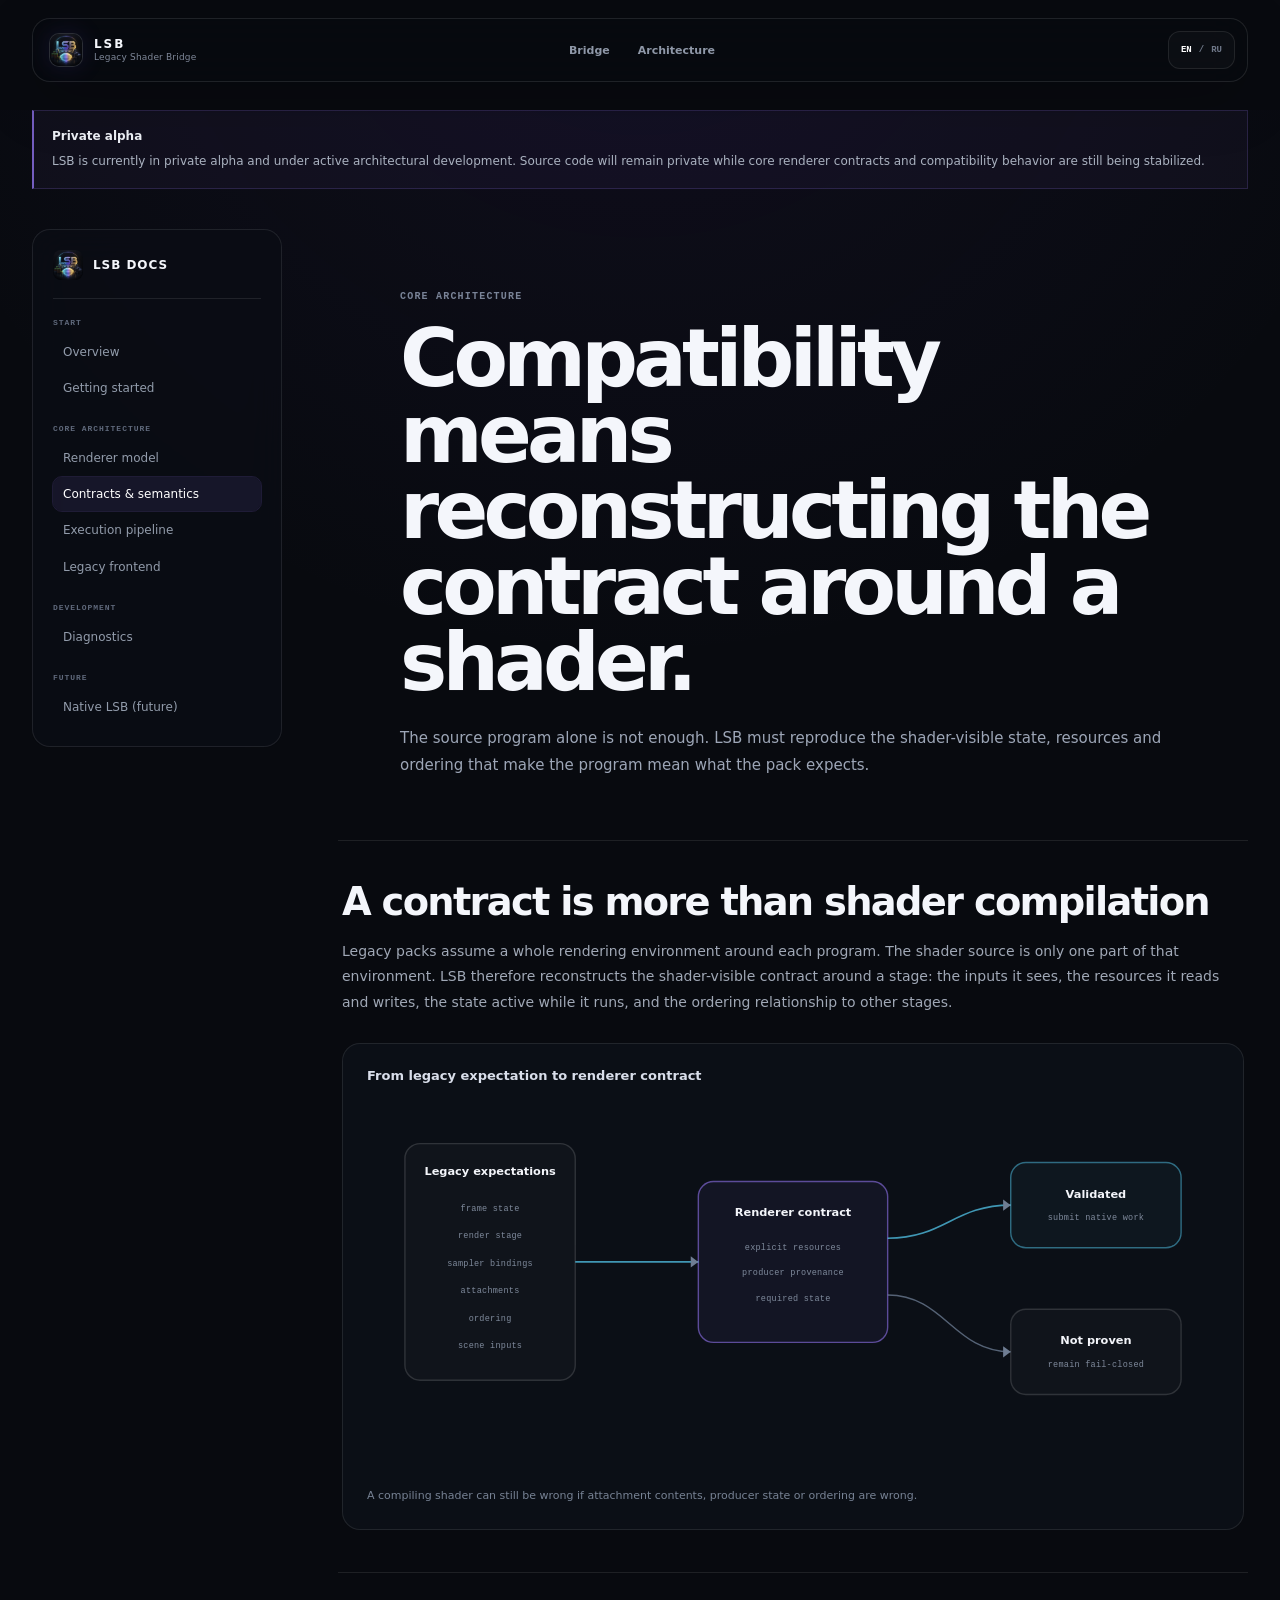
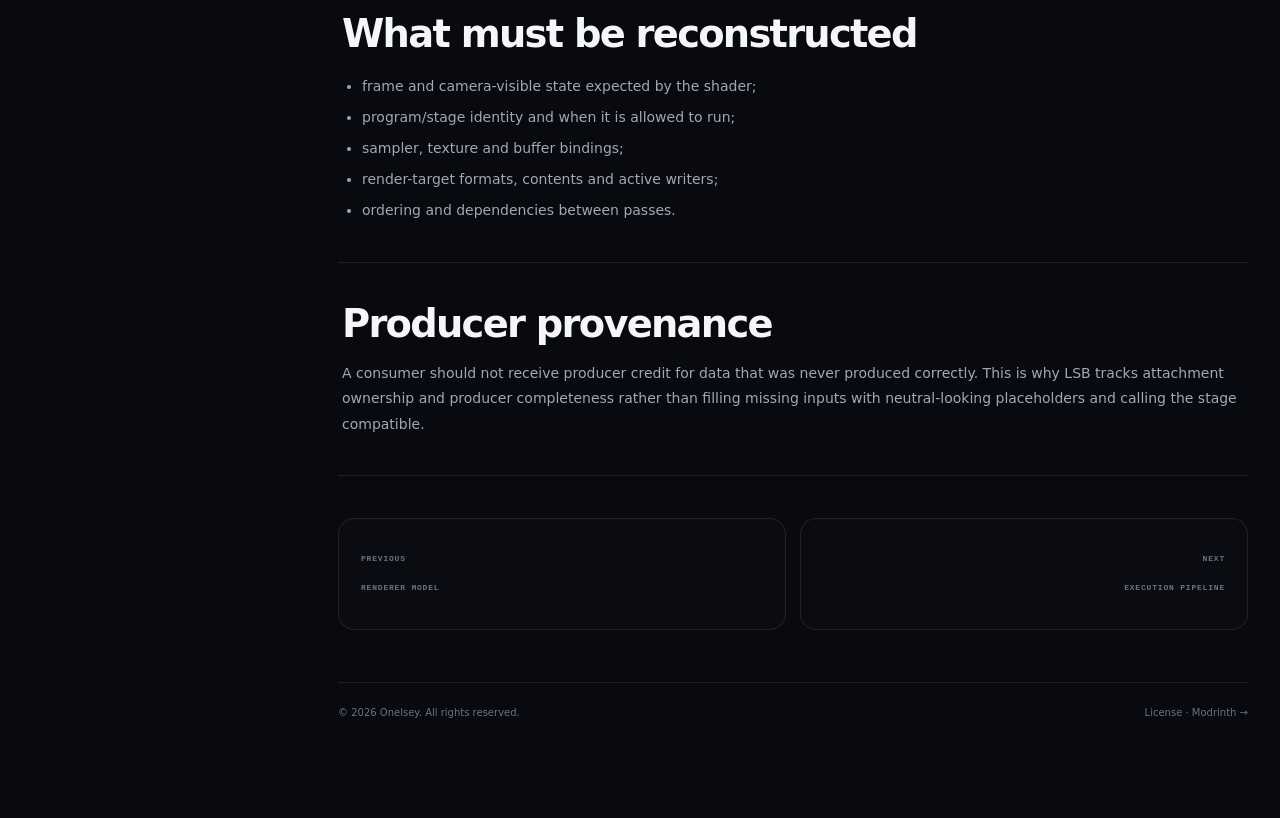
<file: docs/contracts.html>
<!doctype html>
<html lang="en">
<head>
  <meta charset="UTF-8">
  <meta name="viewport" content="width=device-width, initial-scale=1.0">
  <meta name="theme-color" content="#080a0f">
  <meta name="color-scheme" content="dark">
  <meta name="description" content="Legacy shader contract reconstruction in LSB.">
  <link rel="icon" type="image/webp" href="../assets/lsb-icon.webp">
  <link rel="stylesheet" href="../styles.css">
  <title>LSB Docs — Contracts and semantics</title>
</head>
<body class="docs-page">
  <main class="site" id="top">
    <header class="header">
      <a class="brand" href="../index.html" aria-label="Legacy Shader Bridge home">
        <span class="brand-mark"><img src="../assets/lsb-icon.webp" alt=""></span>
        <span class="brand-copy"><strong>LSB</strong><small>Legacy Shader Bridge</small></span>
      </a>
      <nav class="desktop-nav" aria-label="Main navigation">
        <a href="../index.html#bridge" data-i18n="nav.bridge">Bridge</a>
        <a href="../index.html#architecture" data-i18n="nav.architecture">Architecture</a>
        <a href="../index.html#status" data-i18n="nav.status">Status</a>
        <a href="../index.html#future" data-i18n="nav.future">Future</a>
        <a href="../docs.html" data-i18n="nav.docs">Docs</a>
      </nav>
      <div class="header-actions">
        <div class="language-switch" aria-label="Language"><button data-lang="en" type="button">EN</button><span>/</span><button data-lang="ru" type="button">RU</button></div>
        <button class="menu-button" type="button" aria-label="Menu"><span></span><span></span></button>
      </div>
    </header>
    <div class="mobile-menu" aria-hidden="true">
      <div class="mobile-menu-head">
        <a class="brand" href="../index.html"><span class="brand-mark"><img src="../assets/lsb-icon.webp" alt=""></span><span class="brand-copy"><strong>LSB</strong><small>Legacy Shader Bridge</small></span></a>
        <button class="menu-close" type="button" data-i18n="ui.close">Close</button>
      </div>
      <nav>
        <a href="../index.html#bridge">01 / <span data-i18n="nav.bridge">Bridge</span></a>
        <a href="../index.html#architecture">02 / <span data-i18n="nav.architecture">Architecture</span></a>
        <a href="../index.html#status">03 / <span data-i18n="nav.status">Status</span></a>
        <a href="../index.html#future">04 / <span data-i18n="nav.future">Future</span></a>
        <a href="../docs.html">05 / <span data-i18n="nav.docs">Docs</span></a>
      </nav>
      <div class="mobile-menu-bottom">
        <div class="language-switch" aria-label="Language"><button data-lang="en" type="button">EN</button><span>/</span><button data-lang="ru" type="button">RU</button></div>
        <a href="https://modrinth.com/mod/legacy-shader-bridge" target="_blank" rel="noreferrer">MODRINTH <span aria-hidden="true">→</span></a>
      </div>
    </div>
    <div class="docs-portal">
      <aside class="docs-sidebar">
    <a class="docs-sidebar-brand" href="../docs.html"><img src="../assets/lsb-icon.webp" alt=""><strong>LSB DOCS</strong></a>
    <div class="docs-sidebar-group"><span><span class="lang-en">Start</span><span class="lang-ru">Начало</span></span><a href="../docs.html"><span class="lang-en">Overview</span><span class="lang-ru">Обзор</span></a><a href="../docs/start.html"><span class="lang-en">Getting started</span><span class="lang-ru">С чего начать</span></a></div><div class="docs-sidebar-group"><span><span class="lang-en">Core architecture</span><span class="lang-ru">Архитектура</span></span><a href="../docs/renderer.html"><span class="lang-en">Renderer model</span><span class="lang-ru">Модель рендерера</span></a><a href="../docs/contracts.html" aria-current="page"><span class="lang-en">Contracts & semantics</span><span class="lang-ru">Контракты и семантика</span></a><a href="../docs/pipeline.html"><span class="lang-en">Execution pipeline</span><span class="lang-ru">Pipeline исполнения</span></a><a href="../docs/legacy.html"><span class="lang-en">Legacy frontend</span><span class="lang-ru">Legacy frontend</span></a></div><div class="docs-sidebar-group"><span><span class="lang-en">Development</span><span class="lang-ru">Разработка</span></span><a href="../docs/diagnostics.html"><span class="lang-en">Diagnostics</span><span class="lang-ru">Диагностика</span></a></div><div class="docs-sidebar-group"><span><span class="lang-en">Future</span><span class="lang-ru">Будущее</span></span><a href="../docs/native.html"><span class="lang-en">Native LSB (future)</span><span class="lang-ru">Native LSB (будущее)</span></a></div></aside>
      <article class="docs-main">
        <header class="docs-article-head" data-reveal>
          <p class="eyebrow"><span class="lang-en">Core architecture</span><span class="lang-ru">Архитектура</span></p>
          <h1><span class="lang-en">Compatibility means reconstructing the contract around a shader.</span><span class="lang-ru">Compatibility означает реконструкцию контракта вокруг shader-а.</span></h1>
          <p><span class="lang-en">The source program alone is not enough. LSB must reproduce the shader-visible state, resources and ordering that make the program mean what the pack expects.</span><span class="lang-ru">Одного исходника программы недостаточно. LSB должен воспроизвести shader-visible state, ресурсы и ordering, благодаря которым программа означает то, чего ожидает pack.</span></p>
        </header>
        <div class="docs-prose">
<section data-reveal>
  <h2><span class="lang-en">A contract is more than shader compilation</span><span class="lang-ru">Контракт — это больше, чем компиляция shader-а</span></h2>
  <p><span class="lang-en">Legacy packs assume a whole rendering environment around each program. The shader source is only one part of that environment. LSB therefore reconstructs the shader-visible contract around a stage: the inputs it sees, the resources it reads and writes, the state active while it runs, and the ordering relationship to other stages.</span><span class="lang-ru">Legacy pack предполагает целое rendering environment вокруг каждой программы. Исходник shader-а — только одна часть этого окружения. Поэтому LSB реконструирует shader-visible contract вокруг стадии: какие inputs она видит, какие ресурсы читает и пишет, какой state активен во время выполнения и как эта стадия упорядочена относительно остальных.</span></p>
  <div class="docs-diagram" data-reveal><div class="docs-diagram-title"><span class="lang-en">From legacy expectation to renderer contract</span><span class="lang-ru">От legacy-ожиданий к renderer contract</span></div><svg viewBox="0 0 900 390" role="img" aria-label="Legacy contract reconstruction">
  <rect class="dg-box" x="40" y="45" width="180" height="250" rx="16"></rect>
  <text class="dg-strong" x="130" y="78" text-anchor="middle">Legacy expectations</text>
  <text class="dg-small" x="130" y="116" text-anchor="middle">frame state</text>
  <text class="dg-small" x="130" y="145" text-anchor="middle">render stage</text>
  <text class="dg-small" x="130" y="174" text-anchor="middle">sampler bindings</text>
  <text class="dg-small" x="130" y="203" text-anchor="middle">attachments</text>
  <text class="dg-small" x="130" y="232" text-anchor="middle">ordering</text>
  <text class="dg-small" x="130" y="261" text-anchor="middle">scene inputs</text>

  <rect class="dg-box dg-box-accent" x="350" y="85" width="200" height="170" rx="16"></rect>
  <text class="dg-strong" x="450" y="122" text-anchor="middle">Renderer contract</text>
  <text class="dg-small" x="450" y="157" text-anchor="middle">explicit resources</text>
  <text class="dg-small" x="450" y="184" text-anchor="middle">producer provenance</text>
  <text class="dg-small" x="450" y="211" text-anchor="middle">required state</text>

  <rect class="dg-box dg-box-cyan" x="680" y="65" width="180" height="90" rx="16"></rect>
  <text class="dg-strong" x="770" y="102" text-anchor="middle">Validated</text>
  <text class="dg-small" x="770" y="126" text-anchor="middle">submit native work</text>

  <rect class="dg-box" x="680" y="220" width="180" height="90" rx="16"></rect>
  <text class="dg-strong" x="770" y="257" text-anchor="middle">Not proven</text>
  <text class="dg-small" x="770" y="281" text-anchor="middle">remain fail-closed</text>

  <path class="dg-line-accent" d="M220 170 H350"></path><polygon class="dg-arrow" points="342,164 350,170 342,176"></polygon>
  <path class="dg-line-accent" d="M550 145 C610 145 620 110 680 110"></path><polygon class="dg-arrow" points="672,104 680,110 672,116"></polygon>
  <path class="dg-line" d="M550 205 C610 205 620 265 680 265"></path><polygon class="dg-arrow" points="672,259 680,265 672,271"></polygon>
</svg><div class="docs-diagram-note"><span class="lang-en">A compiling shader can still be wrong if attachment contents, producer state or ordering are wrong.</span><span class="lang-ru">Компилирующийся shader всё ещё может быть неправильным, если неверны attachment contents, producer state или ordering.</span></div></div>
</section>
<section data-reveal>
  <h2><span class="lang-en">What must be reconstructed</span><span class="lang-ru">Что нужно реконструировать</span></h2>
  <ul>
    <li><span class="lang-en">frame and camera-visible state expected by the shader;</span><span class="lang-ru">frame state и camera-visible state, ожидаемые shader-ом;</span></li>
    <li><span class="lang-en">program/stage identity and when it is allowed to run;</span><span class="lang-ru">identity программы/стадии и когда ей разрешено выполняться;</span></li>
    <li><span class="lang-en">sampler, texture and buffer bindings;</span><span class="lang-ru">sampler, texture и buffer bindings;</span></li>
    <li><span class="lang-en">render-target formats, contents and active writers;</span><span class="lang-ru">форматы render targets, их содержимое и active writers;</span></li>
    <li><span class="lang-en">ordering and dependencies between passes.</span><span class="lang-ru">ordering и зависимости между pass'ами.</span></li>
  </ul>
</section>
<section data-reveal>
  <h2><span class="lang-en">Producer provenance</span><span class="lang-ru">Producer provenance</span></h2>
  <p><span class="lang-en">A consumer should not receive producer credit for data that was never produced correctly. This is why LSB tracks attachment ownership and producer completeness rather than filling missing inputs with neutral-looking placeholders and calling the stage compatible.</span><span class="lang-ru">Consumer не должен получать producer credit за данные, которые на самом деле не были корректно произведены. Поэтому LSB отслеживает attachment ownership и producer completeness вместо заполнения отсутствующих inputs нейтральными заглушками с последующим объявлением стадии совместимой.</span></p>
</section></div>
        <nav class="docs-pager" aria-label="Documentation pagination"><a href="renderer.html"><span><span class="lang-en">Previous</span><span class="lang-ru">Назад</span></span><strong><span class="lang-en">Renderer model</span><span class="lang-ru">Модель рендерера</span></strong></a><a class="docs-pager-next" href="pipeline.html"><span><span class="lang-en">Next</span><span class="lang-ru">Дальше</span></span><strong><span class="lang-en">Execution pipeline</span><span class="lang-ru">Pipeline исполнения</span></strong></a></nav>
        <footer class="docs-portal-footer"><span>Legacy Shader Bridge · by Onelsey</span><span><a href="../license.html">License</a> · <a href="https://modrinth.com/mod/legacy-shader-bridge" target="_blank" rel="noreferrer">Modrinth →</a></span></footer>
      </article>
    </div>
  </main>
  <script src="../app.js" defer></script>
</body>
</html>
</file>
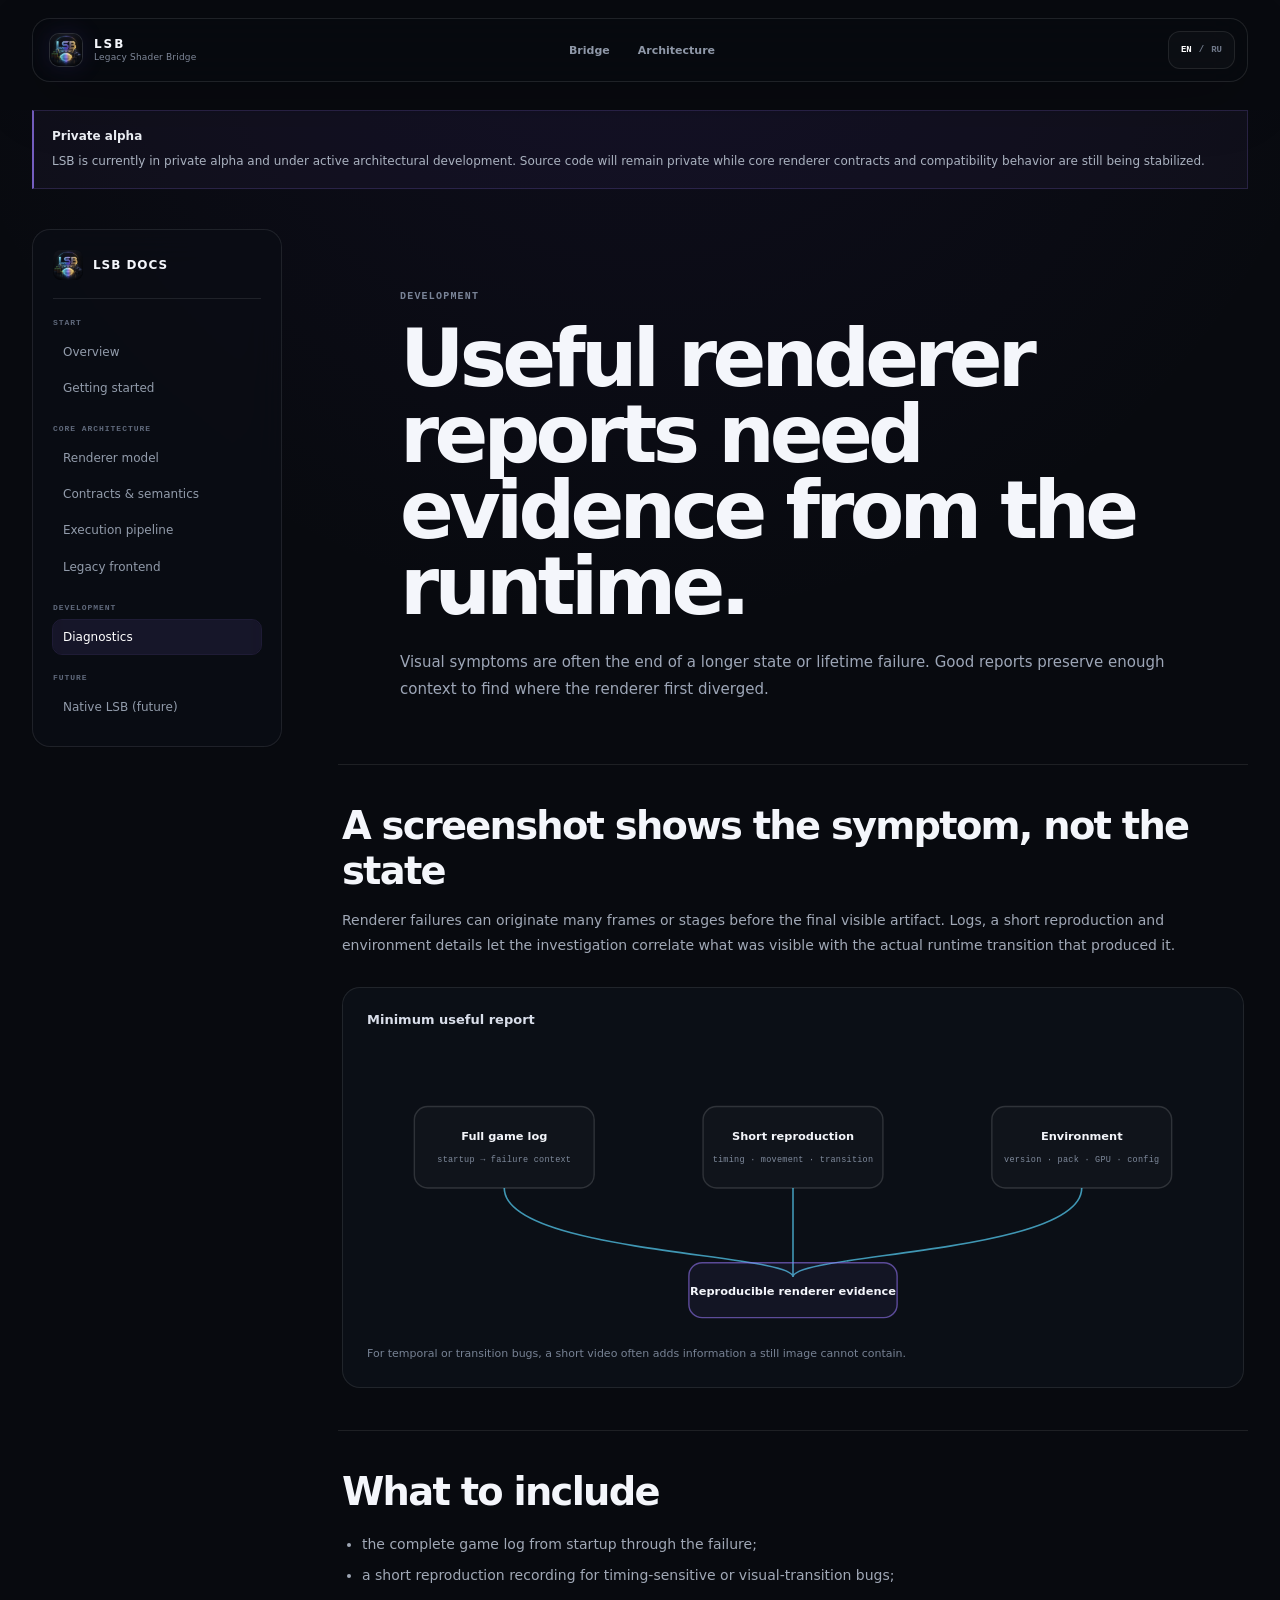
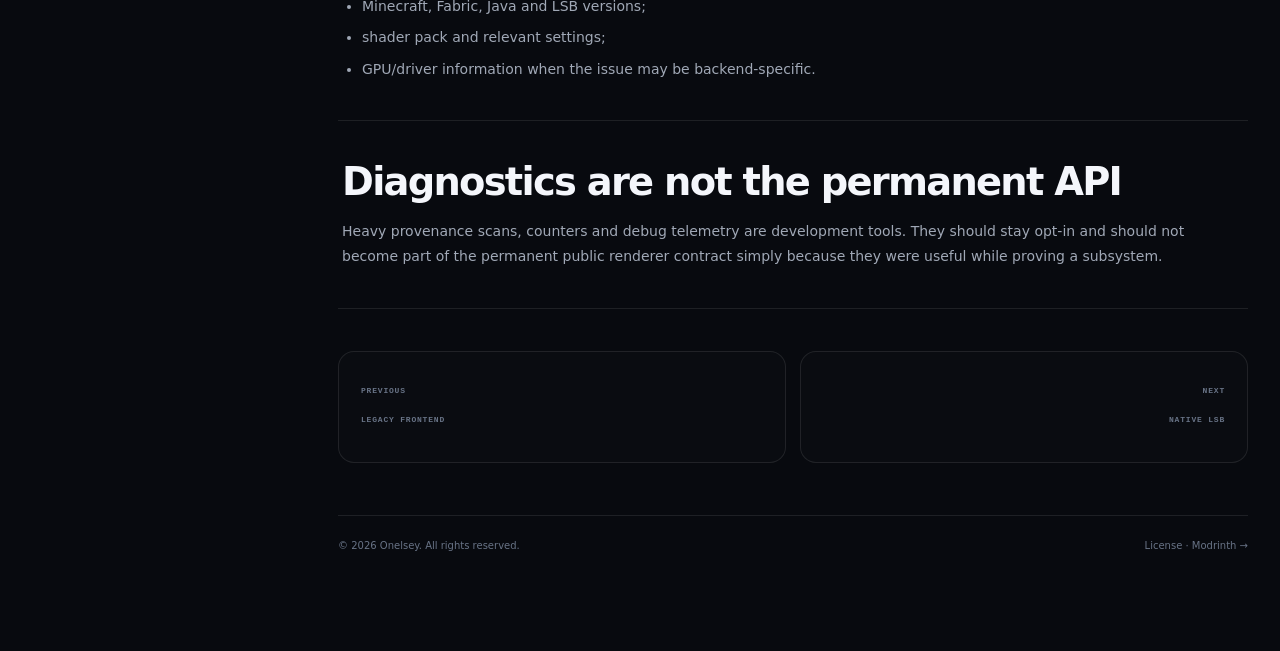
<file: docs/diagnostics.html>
<!doctype html>
<html lang="en">
<head>
  <meta charset="UTF-8">
  <meta name="viewport" content="width=device-width, initial-scale=1.0">
  <meta name="theme-color" content="#080a0f">
  <meta name="color-scheme" content="dark">
  <meta name="description" content="Diagnostics and bug-reporting guidance for Legacy Shader Bridge.">
  <link rel="icon" type="image/webp" href="../assets/lsb-icon.webp">
  <link rel="stylesheet" href="../styles.css">
  <title>LSB Docs — Diagnostics</title>
</head>
<body class="docs-page">
  <main class="site" id="top">
    <header class="header">
      <a class="brand" href="../index.html" aria-label="Legacy Shader Bridge home">
        <span class="brand-mark"><img src="../assets/lsb-icon.webp" alt=""></span>
        <span class="brand-copy"><strong>LSB</strong><small>Legacy Shader Bridge</small></span>
      </a>
      <nav class="desktop-nav" aria-label="Main navigation">
        <a href="../index.html#bridge" data-i18n="nav.bridge">Bridge</a>
        <a href="../index.html#architecture" data-i18n="nav.architecture">Architecture</a>
        <a href="../index.html#status" data-i18n="nav.status">Status</a>
        <a href="../index.html#future" data-i18n="nav.future">Future</a>
        <a href="../docs.html" data-i18n="nav.docs">Docs</a>
      </nav>
      <div class="header-actions">
        <div class="language-switch" aria-label="Language"><button data-lang="en" type="button">EN</button><span>/</span><button data-lang="ru" type="button">RU</button></div>
        <button class="menu-button" type="button" aria-label="Menu"><span></span><span></span></button>
      </div>
    </header>
    <div class="mobile-menu" aria-hidden="true">
      <div class="mobile-menu-head">
        <a class="brand" href="../index.html"><span class="brand-mark"><img src="../assets/lsb-icon.webp" alt=""></span><span class="brand-copy"><strong>LSB</strong><small>Legacy Shader Bridge</small></span></a>
        <button class="menu-close" type="button" data-i18n="ui.close">Close</button>
      </div>
      <nav>
        <a href="../index.html#bridge">01 / <span data-i18n="nav.bridge">Bridge</span></a>
        <a href="../index.html#architecture">02 / <span data-i18n="nav.architecture">Architecture</span></a>
        <a href="../index.html#status">03 / <span data-i18n="nav.status">Status</span></a>
        <a href="../index.html#future">04 / <span data-i18n="nav.future">Future</span></a>
        <a href="../docs.html">05 / <span data-i18n="nav.docs">Docs</span></a>
      </nav>
      <div class="mobile-menu-bottom">
        <div class="language-switch" aria-label="Language"><button data-lang="en" type="button">EN</button><span>/</span><button data-lang="ru" type="button">RU</button></div>
        <a href="https://modrinth.com/mod/legacy-shader-bridge" target="_blank" rel="noreferrer">MODRINTH <span aria-hidden="true">→</span></a>
      </div>
    </div>
    <div class="docs-portal">
      <aside class="docs-sidebar">
    <a class="docs-sidebar-brand" href="../docs.html"><img src="../assets/lsb-icon.webp" alt=""><strong>LSB DOCS</strong></a>
    <div class="docs-sidebar-group"><span><span class="lang-en">Start</span><span class="lang-ru">Начало</span></span><a href="../docs.html"><span class="lang-en">Overview</span><span class="lang-ru">Обзор</span></a><a href="../docs/start.html"><span class="lang-en">Getting started</span><span class="lang-ru">С чего начать</span></a></div><div class="docs-sidebar-group"><span><span class="lang-en">Core architecture</span><span class="lang-ru">Архитектура</span></span><a href="../docs/renderer.html"><span class="lang-en">Renderer model</span><span class="lang-ru">Модель рендерера</span></a><a href="../docs/contracts.html"><span class="lang-en">Contracts & semantics</span><span class="lang-ru">Контракты и семантика</span></a><a href="../docs/pipeline.html"><span class="lang-en">Execution pipeline</span><span class="lang-ru">Pipeline исполнения</span></a><a href="../docs/legacy.html"><span class="lang-en">Legacy frontend</span><span class="lang-ru">Legacy frontend</span></a></div><div class="docs-sidebar-group"><span><span class="lang-en">Development</span><span class="lang-ru">Разработка</span></span><a href="../docs/diagnostics.html" aria-current="page"><span class="lang-en">Diagnostics</span><span class="lang-ru">Диагностика</span></a></div><div class="docs-sidebar-group"><span><span class="lang-en">Future</span><span class="lang-ru">Будущее</span></span><a href="../docs/native.html"><span class="lang-en">Native LSB (future)</span><span class="lang-ru">Native LSB (будущее)</span></a></div></aside>
      <article class="docs-main">
        <header class="docs-article-head" data-reveal>
          <p class="eyebrow"><span class="lang-en">Development</span><span class="lang-ru">Разработка</span></p>
          <h1><span class="lang-en">Useful renderer reports need evidence from the runtime.</span><span class="lang-ru">Полезному renderer-отчёту нужны runtime-доказательства.</span></h1>
          <p><span class="lang-en">Visual symptoms are often the end of a longer state or lifetime failure. Good reports preserve enough context to find where the renderer first diverged.</span><span class="lang-ru">Визуальный симптом часто является концом более длинной ошибки state или lifetime. Хороший отчёт сохраняет достаточно контекста, чтобы найти место первого расхождения renderer-а.</span></p>
        </header>
        <div class="docs-prose">
<section data-reveal>
  <h2><span class="lang-en">A screenshot shows the symptom, not the state</span><span class="lang-ru">Скриншот показывает симптом, а не state</span></h2>
  <p><span class="lang-en">Renderer failures can originate many frames or stages before the final visible artifact. Logs, a short reproduction and environment details let the investigation correlate what was visible with the actual runtime transition that produced it.</span><span class="lang-ru">Renderer-сбой может возникнуть за много кадров или стадий до финального видимого артефакта. Логи, короткое воспроизведение и данные окружения позволяют связать то, что видно на экране, с runtime-переходом, который это вызвал.</span></p>
  <div class="docs-diagram" data-reveal><div class="docs-diagram-title"><span class="lang-en">Minimum useful report</span><span class="lang-ru">Минимально полезный отчёт</span></div><svg viewBox="0 0 900 300" role="img" aria-label="Useful bug report evidence">
  <rect class="dg-box" x="50" y="65" width="190" height="86" rx="14"></rect>
  <text class="dg-strong" x="145" y="100" text-anchor="middle">Full game log</text>
  <text class="dg-small" x="145" y="124" text-anchor="middle">startup → failure context</text>
  <rect class="dg-box" x="355" y="65" width="190" height="86" rx="14"></rect>
  <text class="dg-strong" x="450" y="100" text-anchor="middle">Short reproduction</text>
  <text class="dg-small" x="450" y="124" text-anchor="middle">timing · movement · transition</text>
  <rect class="dg-box" x="660" y="65" width="190" height="86" rx="14"></rect>
  <text class="dg-strong" x="755" y="100" text-anchor="middle">Environment</text>
  <text class="dg-small" x="755" y="124" text-anchor="middle">version · pack · GPU · config</text>
  <path class="dg-line-accent" d="M145 151 C145 220 450 220 450 245 M450 151 V245 M755 151 C755 220 450 220 450 245"></path>
  <rect class="dg-box dg-box-accent" x="340" y="230" width="220" height="58" rx="14"></rect>
  <text class="dg-strong" x="450" y="264" text-anchor="middle">Reproducible renderer evidence</text>
</svg><div class="docs-diagram-note"><span class="lang-en">For temporal or transition bugs, a short video often adds information a still image cannot contain.</span><span class="lang-ru">Для temporal или transition-багов короткое видео часто содержит информацию, которой в статичном скриншоте просто нет.</span></div></div>
</section>
<section data-reveal>
  <h2><span class="lang-en">What to include</span><span class="lang-ru">Что приложить</span></h2>
  <ul>
    <li><span class="lang-en">the complete game log from startup through the failure;</span><span class="lang-ru">полный game log от запуска до появления проблемы;</span></li>
    <li><span class="lang-en">a short reproduction recording for timing-sensitive or visual-transition bugs;</span><span class="lang-ru">короткую запись воспроизведения для timing-sensitive и transition-проблем;</span></li>
    <li><span class="lang-en">Minecraft, Fabric, Java and LSB versions;</span><span class="lang-ru">версии Minecraft, Fabric, Java и LSB;</span></li>
    <li><span class="lang-en">shader pack and relevant settings;</span><span class="lang-ru">shader pack и релевантные настройки;</span></li>
    <li><span class="lang-en">GPU/driver information when the issue may be backend-specific.</span><span class="lang-ru">GPU/driver информацию, если проблема может зависеть от backend.</span></li>
  </ul>
</section>
<section data-reveal>
  <h2><span class="lang-en">Diagnostics are not the permanent API</span><span class="lang-ru">Диагностика — не постоянный API</span></h2>
  <p><span class="lang-en">Heavy provenance scans, counters and debug telemetry are development tools. They should stay opt-in and should not become part of the permanent public renderer contract simply because they were useful while proving a subsystem.</span><span class="lang-ru">Тяжёлые provenance scans, counters и debug telemetry — инструменты разработки. Они должны оставаться opt-in и не становиться частью постоянного публичного renderer contract только потому, что были полезны при доказательстве конкретной подсистемы.</span></p>
</section></div>
        <nav class="docs-pager" aria-label="Documentation pagination"><a href="legacy.html"><span><span class="lang-en">Previous</span><span class="lang-ru">Назад</span></span><strong><span class="lang-en">Legacy frontend</span><span class="lang-ru">Legacy frontend</span></strong></a><a class="docs-pager-next" href="native.html"><span><span class="lang-en">Next</span><span class="lang-ru">Дальше</span></span><strong><span class="lang-en">Native LSB</span><span class="lang-ru">Native LSB</span></strong></a></nav>
        <footer class="docs-portal-footer"><span>Legacy Shader Bridge · by Onelsey</span><span><a href="../license.html">License</a> · <a href="https://modrinth.com/mod/legacy-shader-bridge" target="_blank" rel="noreferrer">Modrinth →</a></span></footer>
      </article>
    </div>
  </main>
  <script src="../app.js" defer></script>
</body>
</html>
</file>
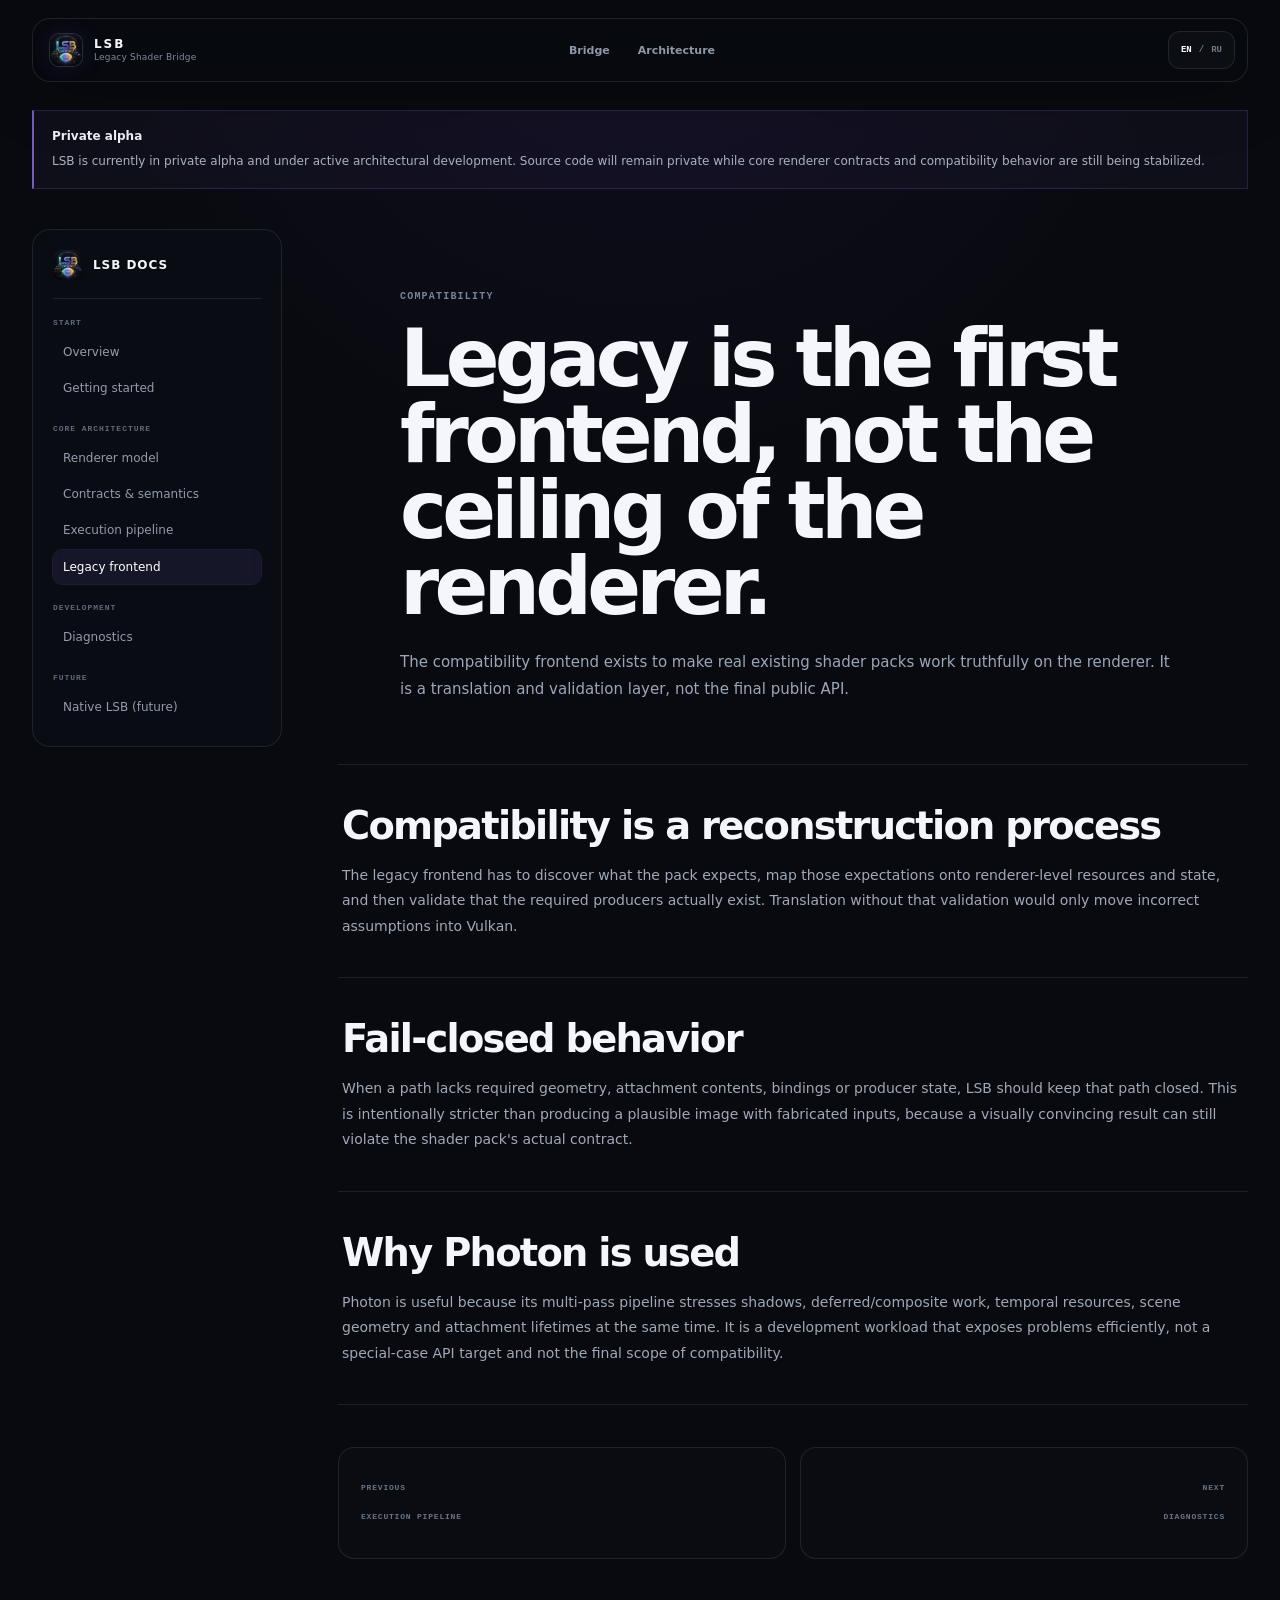
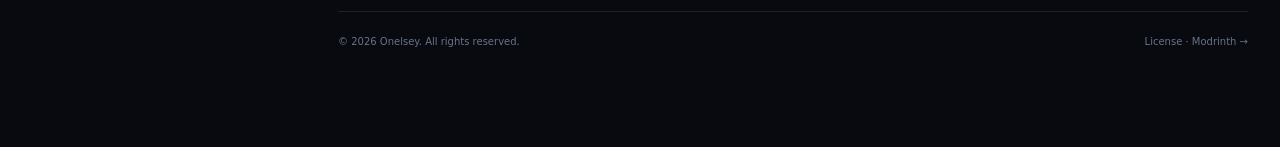
<file: docs/legacy.html>
<!doctype html>
<html lang="en">
<head>
  <meta charset="UTF-8">
  <meta name="viewport" content="width=device-width, initial-scale=1.0">
  <meta name="theme-color" content="#080a0f">
  <meta name="color-scheme" content="dark">
  <meta name="description" content="Legacy Shader Bridge compatibility frontend.">
  <link rel="icon" type="image/webp" href="../assets/lsb-icon.webp">
  <link rel="stylesheet" href="../styles.css">
  <title>LSB Docs — Legacy frontend</title>
</head>
<body class="docs-page">
  <main class="site" id="top">
    <header class="header">
      <a class="brand" href="../index.html" aria-label="Legacy Shader Bridge home">
        <span class="brand-mark"><img src="../assets/lsb-icon.webp" alt=""></span>
        <span class="brand-copy"><strong>LSB</strong><small>Legacy Shader Bridge</small></span>
      </a>
      <nav class="desktop-nav" aria-label="Main navigation">
        <a href="../index.html#bridge" data-i18n="nav.bridge">Bridge</a>
        <a href="../index.html#architecture" data-i18n="nav.architecture">Architecture</a>
        <a href="../index.html#status" data-i18n="nav.status">Status</a>
        <a href="../index.html#future" data-i18n="nav.future">Future</a>
        <a href="../docs.html" data-i18n="nav.docs">Docs</a>
      </nav>
      <div class="header-actions">
        <div class="language-switch" aria-label="Language"><button data-lang="en" type="button">EN</button><span>/</span><button data-lang="ru" type="button">RU</button></div>
        <button class="menu-button" type="button" aria-label="Menu"><span></span><span></span></button>
      </div>
    </header>
    <div class="mobile-menu" aria-hidden="true">
      <div class="mobile-menu-head">
        <a class="brand" href="../index.html"><span class="brand-mark"><img src="../assets/lsb-icon.webp" alt=""></span><span class="brand-copy"><strong>LSB</strong><small>Legacy Shader Bridge</small></span></a>
        <button class="menu-close" type="button" data-i18n="ui.close">Close</button>
      </div>
      <nav>
        <a href="../index.html#bridge">01 / <span data-i18n="nav.bridge">Bridge</span></a>
        <a href="../index.html#architecture">02 / <span data-i18n="nav.architecture">Architecture</span></a>
        <a href="../index.html#status">03 / <span data-i18n="nav.status">Status</span></a>
        <a href="../index.html#future">04 / <span data-i18n="nav.future">Future</span></a>
        <a href="../docs.html">05 / <span data-i18n="nav.docs">Docs</span></a>
      </nav>
      <div class="mobile-menu-bottom">
        <div class="language-switch" aria-label="Language"><button data-lang="en" type="button">EN</button><span>/</span><button data-lang="ru" type="button">RU</button></div>
        <a href="https://modrinth.com/mod/legacy-shader-bridge" target="_blank" rel="noreferrer">MODRINTH <span aria-hidden="true">→</span></a>
      </div>
    </div>
    <div class="docs-portal">
      <aside class="docs-sidebar">
    <a class="docs-sidebar-brand" href="../docs.html"><img src="../assets/lsb-icon.webp" alt=""><strong>LSB DOCS</strong></a>
    <div class="docs-sidebar-group"><span><span class="lang-en">Start</span><span class="lang-ru">Начало</span></span><a href="../docs.html"><span class="lang-en">Overview</span><span class="lang-ru">Обзор</span></a><a href="../docs/start.html"><span class="lang-en">Getting started</span><span class="lang-ru">С чего начать</span></a></div><div class="docs-sidebar-group"><span><span class="lang-en">Core architecture</span><span class="lang-ru">Архитектура</span></span><a href="../docs/renderer.html"><span class="lang-en">Renderer model</span><span class="lang-ru">Модель рендерера</span></a><a href="../docs/contracts.html"><span class="lang-en">Contracts & semantics</span><span class="lang-ru">Контракты и семантика</span></a><a href="../docs/pipeline.html"><span class="lang-en">Execution pipeline</span><span class="lang-ru">Pipeline исполнения</span></a><a href="../docs/legacy.html" aria-current="page"><span class="lang-en">Legacy frontend</span><span class="lang-ru">Legacy frontend</span></a></div><div class="docs-sidebar-group"><span><span class="lang-en">Development</span><span class="lang-ru">Разработка</span></span><a href="../docs/diagnostics.html"><span class="lang-en">Diagnostics</span><span class="lang-ru">Диагностика</span></a></div><div class="docs-sidebar-group"><span><span class="lang-en">Future</span><span class="lang-ru">Будущее</span></span><a href="../docs/native.html"><span class="lang-en">Native LSB (future)</span><span class="lang-ru">Native LSB (будущее)</span></a></div></aside>
      <article class="docs-main">
        <header class="docs-article-head" data-reveal>
          <p class="eyebrow"><span class="lang-en">Compatibility</span><span class="lang-ru">Совместимость</span></p>
          <h1><span class="lang-en">Legacy is the first frontend, not the ceiling of the renderer.</span><span class="lang-ru">Legacy — первый frontend, а не потолок renderer-а.</span></h1>
          <p><span class="lang-en">The compatibility frontend exists to make real existing shader packs work truthfully on the renderer. It is a translation and validation layer, not the final public API.</span><span class="lang-ru">Compatibility frontend нужен, чтобы реальные существующие shader pack'и честно работали на renderer-е. Это слой перевода и проверки, а не конечный публичный API.</span></p>
        </header>
        <div class="docs-prose">
<section data-reveal>
  <h2><span class="lang-en">Compatibility is a reconstruction process</span><span class="lang-ru">Compatibility — это процесс реконструкции</span></h2>
  <p><span class="lang-en">The legacy frontend has to discover what the pack expects, map those expectations onto renderer-level resources and state, and then validate that the required producers actually exist. Translation without that validation would only move incorrect assumptions into Vulkan.</span><span class="lang-ru">Legacy frontend должен определить, чего ожидает pack, сопоставить эти ожидания с renderer-level ресурсами и state, а затем проверить, что нужные producers реально существуют. Перевод без такой проверки просто перенёс бы неправильные предположения в Vulkan.</span></p>
</section>
<section data-reveal>
  <h2><span class="lang-en">Fail-closed behavior</span><span class="lang-ru">Fail-closed поведение</span></h2>
  <p><span class="lang-en">When a path lacks required geometry, attachment contents, bindings or producer state, LSB should keep that path closed. This is intentionally stricter than producing a plausible image with fabricated inputs, because a visually convincing result can still violate the shader pack's actual contract.</span><span class="lang-ru">Когда пути не хватает нужной геометрии, attachment contents, bindings или producer state, LSB должен оставить этот path закрытым. Это намеренно строже, чем выдавать правдоподобную картинку на выдуманных inputs, потому что визуально убедительный результат всё равно может нарушать реальный контракт shader pack.</span></p>
</section>
<section data-reveal>
  <h2><span class="lang-en">Why Photon is used</span><span class="lang-ru">Почему используется Photon</span></h2>
  <p><span class="lang-en">Photon is useful because its multi-pass pipeline stresses shadows, deferred/composite work, temporal resources, scene geometry and attachment lifetimes at the same time. It is a development workload that exposes problems efficiently, not a special-case API target and not the final scope of compatibility.</span><span class="lang-ru">Photon полезен потому, что его multi-pass pipeline одновременно нагружает shadows, deferred/composite work, temporal resources, scene geometry и lifetime attachments. Это development workload, который эффективно вскрывает проблемы, а не специальная API-цель и не конечная граница compatibility.</span></p>
</section></div>
        <nav class="docs-pager" aria-label="Documentation pagination"><a href="pipeline.html"><span><span class="lang-en">Previous</span><span class="lang-ru">Назад</span></span><strong><span class="lang-en">Execution pipeline</span><span class="lang-ru">Pipeline исполнения</span></strong></a><a class="docs-pager-next" href="diagnostics.html"><span><span class="lang-en">Next</span><span class="lang-ru">Дальше</span></span><strong><span class="lang-en">Diagnostics</span><span class="lang-ru">Диагностика</span></strong></a></nav>
        <footer class="docs-portal-footer"><span>Legacy Shader Bridge · by Onelsey</span><span><a href="../license.html">License</a> · <a href="https://modrinth.com/mod/legacy-shader-bridge" target="_blank" rel="noreferrer">Modrinth →</a></span></footer>
      </article>
    </div>
  </main>
  <script src="../app.js" defer></script>
</body>
</html>
</file>
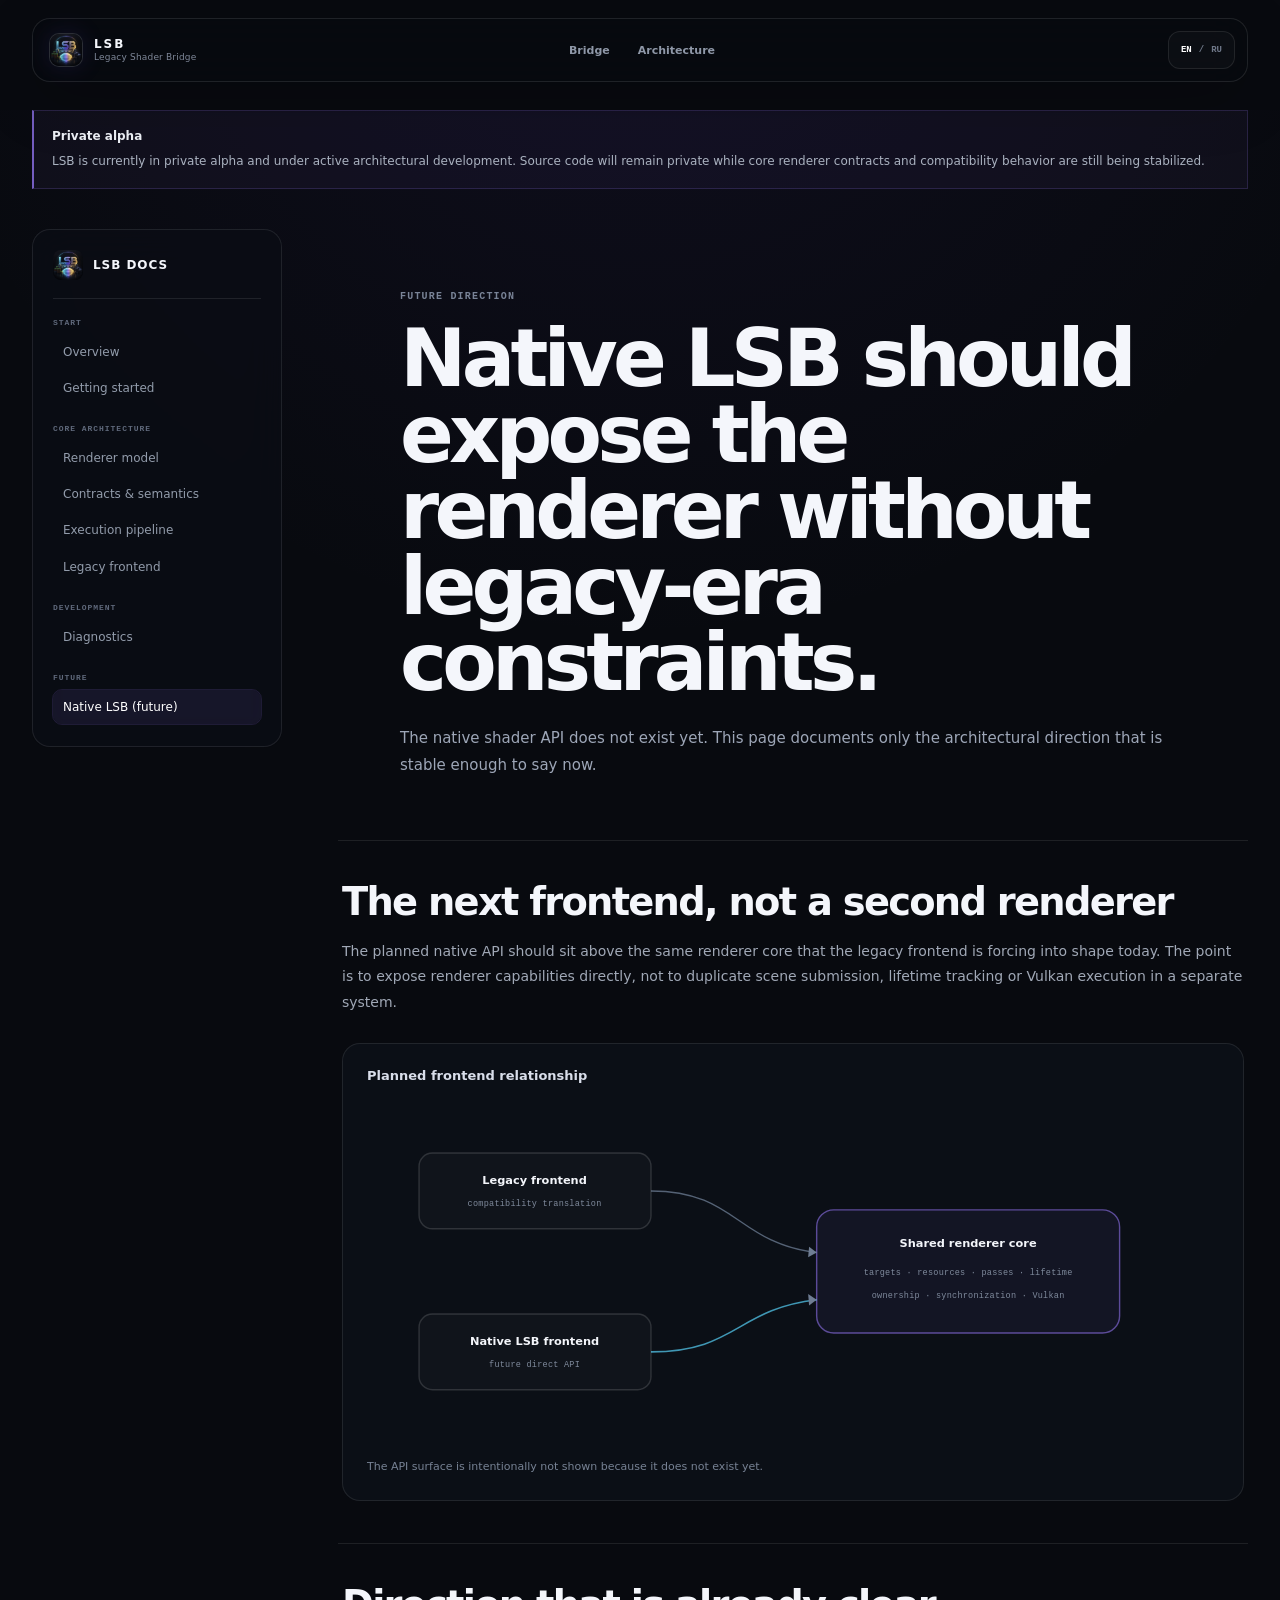
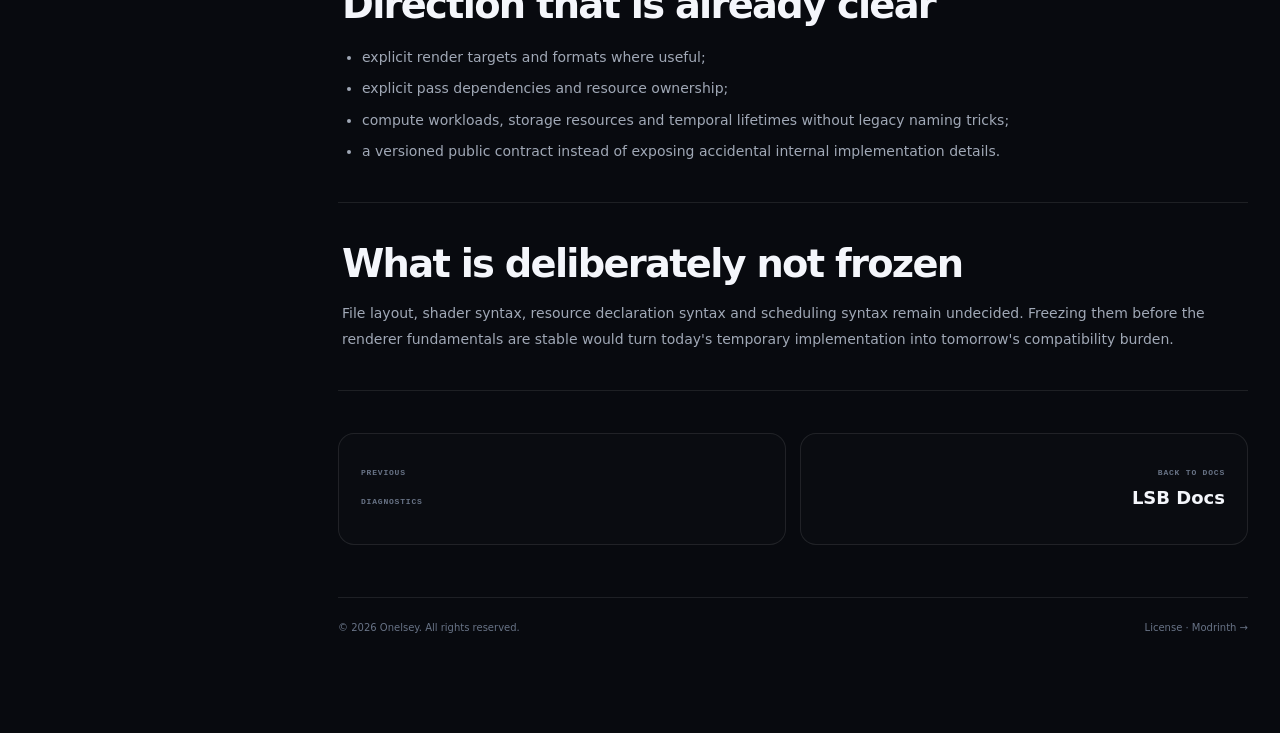
<file: docs/native.html>
<!doctype html>
<html lang="en">
<head>
  <meta charset="UTF-8">
  <meta name="viewport" content="width=device-width, initial-scale=1.0">
  <meta name="theme-color" content="#080a0f">
  <meta name="color-scheme" content="dark">
  <meta name="description" content="Planned native shader direction for Legacy Shader Bridge.">
  <link rel="icon" type="image/webp" href="../assets/lsb-icon.webp">
  <link rel="stylesheet" href="../styles.css">
  <title>LSB Docs — Native direction</title>
</head>
<body class="docs-page">
  <main class="site" id="top">
    <header class="header">
      <a class="brand" href="../index.html" aria-label="Legacy Shader Bridge home">
        <span class="brand-mark"><img src="../assets/lsb-icon.webp" alt=""></span>
        <span class="brand-copy"><strong>LSB</strong><small>Legacy Shader Bridge</small></span>
      </a>
      <nav class="desktop-nav" aria-label="Main navigation">
        <a href="../index.html#bridge" data-i18n="nav.bridge">Bridge</a>
        <a href="../index.html#architecture" data-i18n="nav.architecture">Architecture</a>
        <a href="../index.html#status" data-i18n="nav.status">Status</a>
        <a href="../index.html#future" data-i18n="nav.future">Future</a>
        <a href="../docs.html" data-i18n="nav.docs">Docs</a>
      </nav>
      <div class="header-actions">
        <div class="language-switch" aria-label="Language"><button data-lang="en" type="button">EN</button><span>/</span><button data-lang="ru" type="button">RU</button></div>
        <button class="menu-button" type="button" aria-label="Menu"><span></span><span></span></button>
      </div>
    </header>
    <div class="mobile-menu" aria-hidden="true">
      <div class="mobile-menu-head">
        <a class="brand" href="../index.html"><span class="brand-mark"><img src="../assets/lsb-icon.webp" alt=""></span><span class="brand-copy"><strong>LSB</strong><small>Legacy Shader Bridge</small></span></a>
        <button class="menu-close" type="button" data-i18n="ui.close">Close</button>
      </div>
      <nav>
        <a href="../index.html#bridge">01 / <span data-i18n="nav.bridge">Bridge</span></a>
        <a href="../index.html#architecture">02 / <span data-i18n="nav.architecture">Architecture</span></a>
        <a href="../index.html#status">03 / <span data-i18n="nav.status">Status</span></a>
        <a href="../index.html#future">04 / <span data-i18n="nav.future">Future</span></a>
        <a href="../docs.html">05 / <span data-i18n="nav.docs">Docs</span></a>
      </nav>
      <div class="mobile-menu-bottom">
        <div class="language-switch" aria-label="Language"><button data-lang="en" type="button">EN</button><span>/</span><button data-lang="ru" type="button">RU</button></div>
        <a href="https://modrinth.com/mod/legacy-shader-bridge" target="_blank" rel="noreferrer">MODRINTH <span aria-hidden="true">→</span></a>
      </div>
    </div>
    <div class="docs-portal">
      <aside class="docs-sidebar">
    <a class="docs-sidebar-brand" href="../docs.html"><img src="../assets/lsb-icon.webp" alt=""><strong>LSB DOCS</strong></a>
    <div class="docs-sidebar-group"><span><span class="lang-en">Start</span><span class="lang-ru">Начало</span></span><a href="../docs.html"><span class="lang-en">Overview</span><span class="lang-ru">Обзор</span></a><a href="../docs/start.html"><span class="lang-en">Getting started</span><span class="lang-ru">С чего начать</span></a></div><div class="docs-sidebar-group"><span><span class="lang-en">Core architecture</span><span class="lang-ru">Архитектура</span></span><a href="../docs/renderer.html"><span class="lang-en">Renderer model</span><span class="lang-ru">Модель рендерера</span></a><a href="../docs/contracts.html"><span class="lang-en">Contracts & semantics</span><span class="lang-ru">Контракты и семантика</span></a><a href="../docs/pipeline.html"><span class="lang-en">Execution pipeline</span><span class="lang-ru">Pipeline исполнения</span></a><a href="../docs/legacy.html"><span class="lang-en">Legacy frontend</span><span class="lang-ru">Legacy frontend</span></a></div><div class="docs-sidebar-group"><span><span class="lang-en">Development</span><span class="lang-ru">Разработка</span></span><a href="../docs/diagnostics.html"><span class="lang-en">Diagnostics</span><span class="lang-ru">Диагностика</span></a></div><div class="docs-sidebar-group"><span><span class="lang-en">Future</span><span class="lang-ru">Будущее</span></span><a href="../docs/native.html" aria-current="page"><span class="lang-en">Native LSB (future)</span><span class="lang-ru">Native LSB (будущее)</span></a></div></aside>
      <article class="docs-main">
        <header class="docs-article-head" data-reveal>
          <p class="eyebrow"><span class="lang-en">Future direction</span><span class="lang-ru">Будущее направление</span></p>
          <h1><span class="lang-en">Native LSB should expose the renderer without legacy-era constraints.</span><span class="lang-ru">Native LSB должен открывать renderer без legacy-era ограничений.</span></h1>
          <p><span class="lang-en">The native shader API does not exist yet. This page documents only the architectural direction that is stable enough to say now.</span><span class="lang-ru">Нативного shader API пока не существует. Эта страница фиксирует только то архитектурное направление, которое уже достаточно устойчиво, чтобы его описывать.</span></p>
        </header>
        <div class="docs-prose">
<section data-reveal>
  <h2><span class="lang-en">The next frontend, not a second renderer</span><span class="lang-ru">Следующий frontend, а не второй renderer</span></h2>
  <p><span class="lang-en">The planned native API should sit above the same renderer core that the legacy frontend is forcing into shape today. The point is to expose renderer capabilities directly, not to duplicate scene submission, lifetime tracking or Vulkan execution in a separate system.</span><span class="lang-ru">Запланированный native API должен находиться над тем же renderer core, который сегодня формируется через legacy frontend. Смысл — напрямую открыть возможности renderer-а, а не дублировать scene submission, lifetime tracking или Vulkan execution во второй системе.</span></p>
  <div class="docs-diagram" data-reveal><div class="docs-diagram-title"><span class="lang-en">Planned frontend relationship</span><span class="lang-ru">Запланированная связь frontend</span></div><svg viewBox="0 0 900 360" role="img" aria-label="Future native path">
  <rect class="dg-box" x="55" y="55" width="245" height="80" rx="14"></rect>
  <text class="dg-strong" x="177" y="88" text-anchor="middle">Legacy frontend</text>
  <text class="dg-small" x="177" y="111" text-anchor="middle">compatibility translation</text>
  <rect class="dg-box" x="55" y="225" width="245" height="80" rx="14"></rect>
  <text class="dg-strong" x="177" y="258" text-anchor="middle">Native LSB frontend</text>
  <text class="dg-small" x="177" y="281" text-anchor="middle">future direct API</text>
  <rect class="dg-box dg-box-accent" x="475" y="115" width="320" height="130" rx="18"></rect>
  <text class="dg-strong" x="635" y="154" text-anchor="middle">Shared renderer core</text>
  <text class="dg-small" x="635" y="184" text-anchor="middle">targets · resources · passes · lifetime</text>
  <text class="dg-small" x="635" y="208" text-anchor="middle">ownership · synchronization · Vulkan</text>
  <path class="dg-line" d="M300 95 C390 95 390 150 475 160"></path>
  <path class="dg-line-accent" d="M300 265 C390 265 390 220 475 210"></path>
  <polygon class="dg-arrow" points="467,154 475,160 466,165"></polygon>
  <polygon class="dg-arrow" points="466,204 475,210 467,216"></polygon>
</svg><div class="docs-diagram-note"><span class="lang-en">The API surface is intentionally not shown because it does not exist yet.</span><span class="lang-ru">API surface намеренно не показан, потому что его пока не существует.</span></div></div>
</section>
<section data-reveal>
  <h2><span class="lang-en">Direction that is already clear</span><span class="lang-ru">Что уже понятно о направлении</span></h2>
  <ul>
    <li><span class="lang-en">explicit render targets and formats where useful;</span><span class="lang-ru">явные render targets и formats там, где это полезно;</span></li>
    <li><span class="lang-en">explicit pass dependencies and resource ownership;</span><span class="lang-ru">явные зависимости pass'ов и resource ownership;</span></li>
    <li><span class="lang-en">compute workloads, storage resources and temporal lifetimes without legacy naming tricks;</span><span class="lang-ru">compute workloads, storage resources и temporal lifetime без legacy naming tricks;</span></li>
    <li><span class="lang-en">a versioned public contract instead of exposing accidental internal implementation details.</span><span class="lang-ru">versioned public contract вместо раскрытия случайных внутренних implementation details.</span></li>
  </ul>
</section>
<section data-reveal>
  <h2><span class="lang-en">What is deliberately not frozen</span><span class="lang-ru">Что намеренно не фиксируется</span></h2>
  <p><span class="lang-en">File layout, shader syntax, resource declaration syntax and scheduling syntax remain undecided. Freezing them before the renderer fundamentals are stable would turn today's temporary implementation into tomorrow's compatibility burden.</span><span class="lang-ru">File layout, shader syntax, syntax resource declarations и scheduling syntax остаются нерешёнными. Если зафиксировать их до стабилизации renderer fundamentals, сегодняшняя временная реализация станет завтрашним compatibility-бременем.</span></p>
</section></div>
        <nav class="docs-pager" aria-label="Documentation pagination"><a href="diagnostics.html"><span><span class="lang-en">Previous</span><span class="lang-ru">Назад</span></span><strong><span class="lang-en">Diagnostics</span><span class="lang-ru">Диагностика</span></strong></a><a class="docs-pager-next" href="../docs.html"><span><span class="lang-en">Back to docs</span><span class="lang-ru">К документации</span></span><strong>LSB Docs</strong></a></nav>
        <footer class="docs-portal-footer"><span>Legacy Shader Bridge · by Onelsey</span><span><a href="../license.html">License</a> · <a href="https://modrinth.com/mod/legacy-shader-bridge" target="_blank" rel="noreferrer">Modrinth →</a></span></footer>
      </article>
    </div>
  </main>
  <script src="../app.js" defer></script>
</body>
</html>
</file>
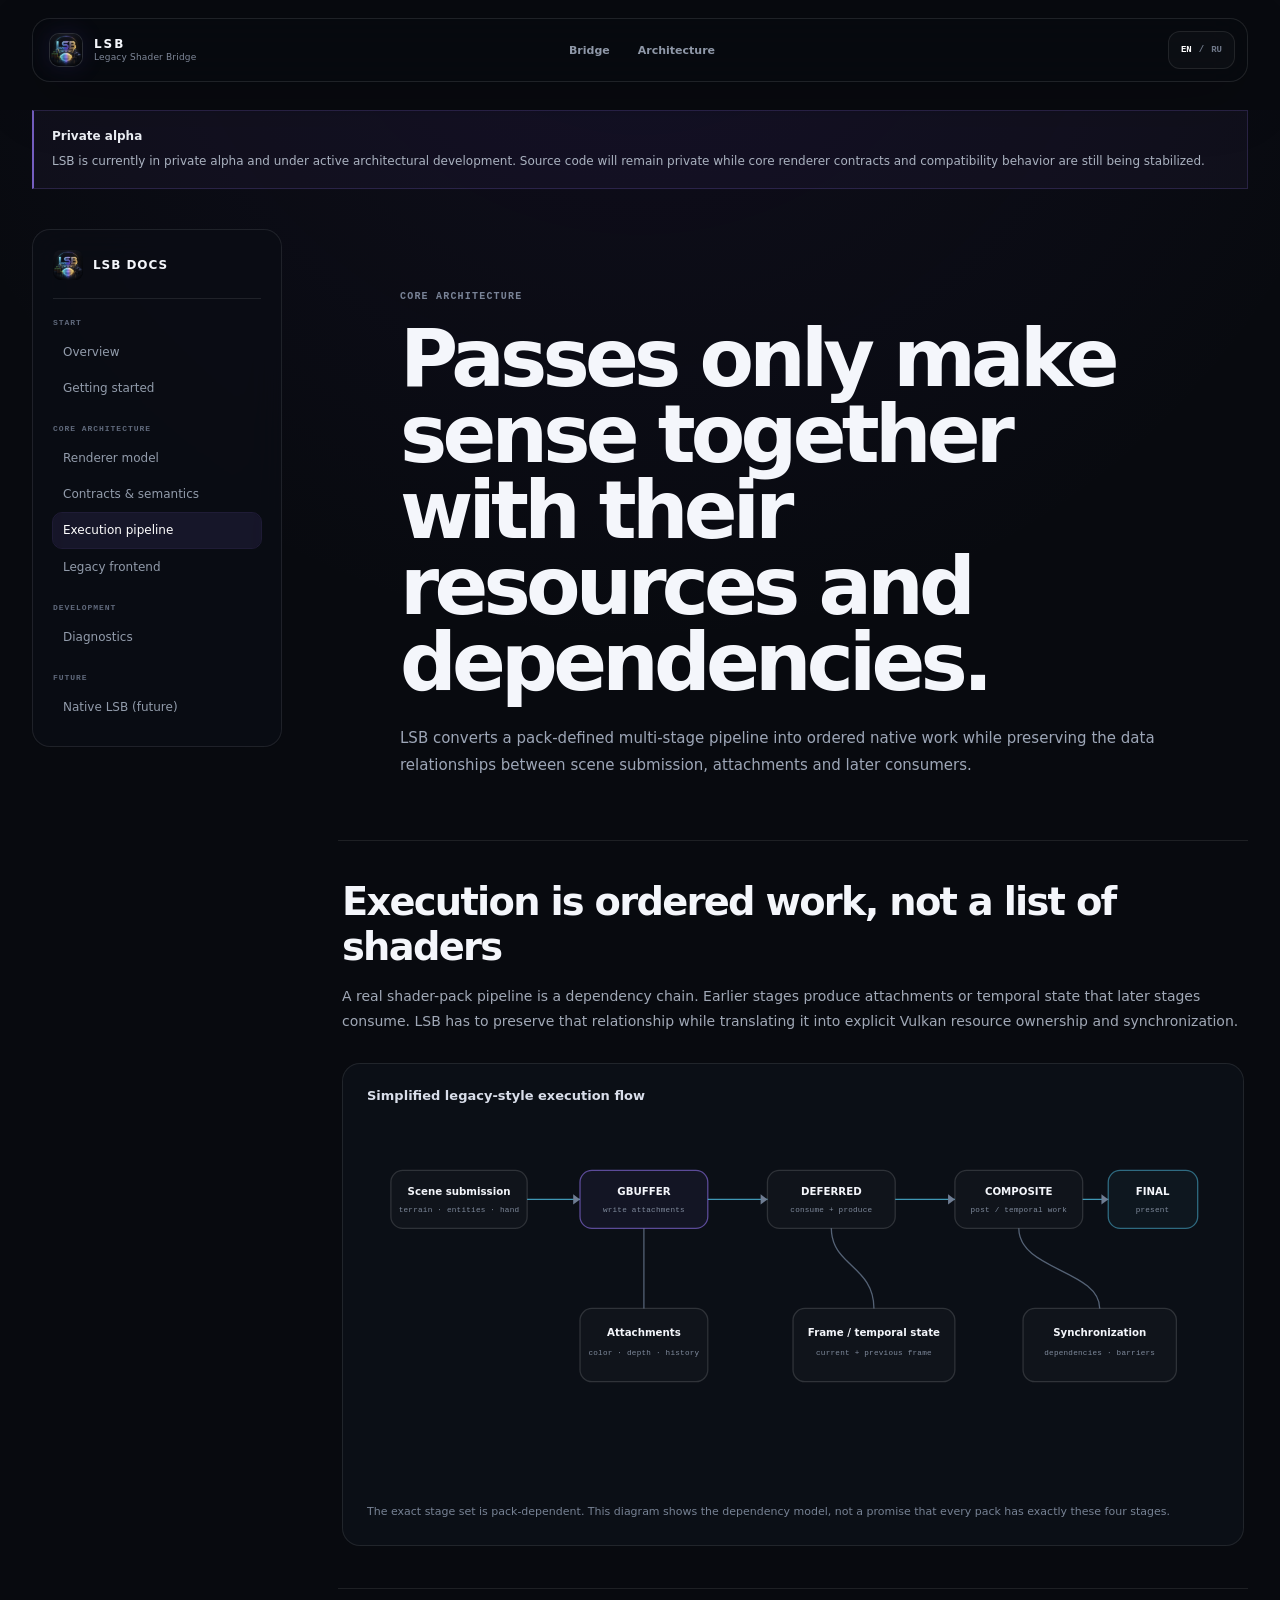
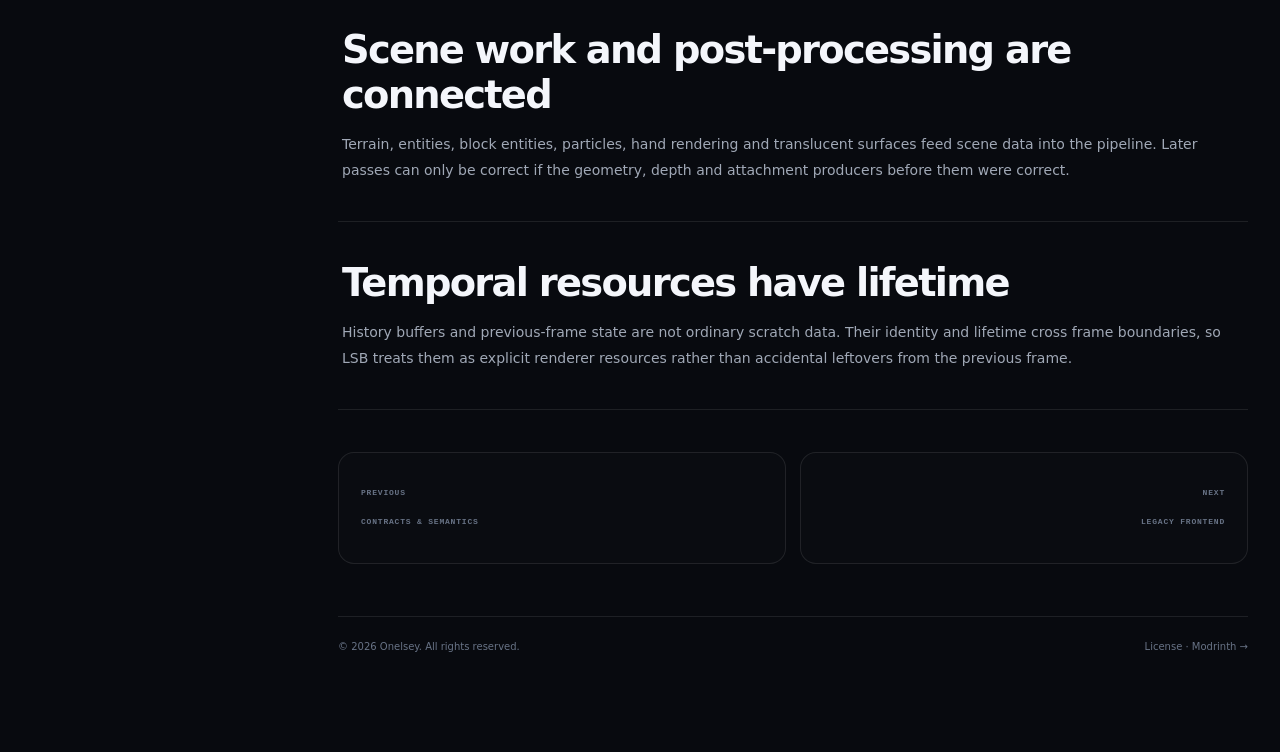
<file: docs/pipeline.html>
<!doctype html>
<html lang="en">
<head>
  <meta charset="UTF-8">
  <meta name="viewport" content="width=device-width, initial-scale=1.0">
  <meta name="theme-color" content="#080a0f">
  <meta name="color-scheme" content="dark">
  <meta name="description" content="Legacy Shader Bridge execution and resource flow.">
  <link rel="icon" type="image/webp" href="../assets/lsb-icon.webp">
  <link rel="stylesheet" href="../styles.css">
  <title>LSB Docs — Execution pipeline</title>
</head>
<body class="docs-page">
  <main class="site" id="top">
    <header class="header">
      <a class="brand" href="../index.html" aria-label="Legacy Shader Bridge home">
        <span class="brand-mark"><img src="../assets/lsb-icon.webp" alt=""></span>
        <span class="brand-copy"><strong>LSB</strong><small>Legacy Shader Bridge</small></span>
      </a>
      <nav class="desktop-nav" aria-label="Main navigation">
        <a href="../index.html#bridge" data-i18n="nav.bridge">Bridge</a>
        <a href="../index.html#architecture" data-i18n="nav.architecture">Architecture</a>
        <a href="../index.html#status" data-i18n="nav.status">Status</a>
        <a href="../index.html#future" data-i18n="nav.future">Future</a>
        <a href="../docs.html" data-i18n="nav.docs">Docs</a>
      </nav>
      <div class="header-actions">
        <div class="language-switch" aria-label="Language"><button data-lang="en" type="button">EN</button><span>/</span><button data-lang="ru" type="button">RU</button></div>
        <button class="menu-button" type="button" aria-label="Menu"><span></span><span></span></button>
      </div>
    </header>
    <div class="mobile-menu" aria-hidden="true">
      <div class="mobile-menu-head">
        <a class="brand" href="../index.html"><span class="brand-mark"><img src="../assets/lsb-icon.webp" alt=""></span><span class="brand-copy"><strong>LSB</strong><small>Legacy Shader Bridge</small></span></a>
        <button class="menu-close" type="button" data-i18n="ui.close">Close</button>
      </div>
      <nav>
        <a href="../index.html#bridge">01 / <span data-i18n="nav.bridge">Bridge</span></a>
        <a href="../index.html#architecture">02 / <span data-i18n="nav.architecture">Architecture</span></a>
        <a href="../index.html#status">03 / <span data-i18n="nav.status">Status</span></a>
        <a href="../index.html#future">04 / <span data-i18n="nav.future">Future</span></a>
        <a href="../docs.html">05 / <span data-i18n="nav.docs">Docs</span></a>
      </nav>
      <div class="mobile-menu-bottom">
        <div class="language-switch" aria-label="Language"><button data-lang="en" type="button">EN</button><span>/</span><button data-lang="ru" type="button">RU</button></div>
        <a href="https://modrinth.com/mod/legacy-shader-bridge" target="_blank" rel="noreferrer">MODRINTH <span aria-hidden="true">→</span></a>
      </div>
    </div>
    <div class="docs-portal">
      <aside class="docs-sidebar">
    <a class="docs-sidebar-brand" href="../docs.html"><img src="../assets/lsb-icon.webp" alt=""><strong>LSB DOCS</strong></a>
    <div class="docs-sidebar-group"><span><span class="lang-en">Start</span><span class="lang-ru">Начало</span></span><a href="../docs.html"><span class="lang-en">Overview</span><span class="lang-ru">Обзор</span></a><a href="../docs/start.html"><span class="lang-en">Getting started</span><span class="lang-ru">С чего начать</span></a></div><div class="docs-sidebar-group"><span><span class="lang-en">Core architecture</span><span class="lang-ru">Архитектура</span></span><a href="../docs/renderer.html"><span class="lang-en">Renderer model</span><span class="lang-ru">Модель рендерера</span></a><a href="../docs/contracts.html"><span class="lang-en">Contracts & semantics</span><span class="lang-ru">Контракты и семантика</span></a><a href="../docs/pipeline.html" aria-current="page"><span class="lang-en">Execution pipeline</span><span class="lang-ru">Pipeline исполнения</span></a><a href="../docs/legacy.html"><span class="lang-en">Legacy frontend</span><span class="lang-ru">Legacy frontend</span></a></div><div class="docs-sidebar-group"><span><span class="lang-en">Development</span><span class="lang-ru">Разработка</span></span><a href="../docs/diagnostics.html"><span class="lang-en">Diagnostics</span><span class="lang-ru">Диагностика</span></a></div><div class="docs-sidebar-group"><span><span class="lang-en">Future</span><span class="lang-ru">Будущее</span></span><a href="../docs/native.html"><span class="lang-en">Native LSB (future)</span><span class="lang-ru">Native LSB (будущее)</span></a></div></aside>
      <article class="docs-main">
        <header class="docs-article-head" data-reveal>
          <p class="eyebrow"><span class="lang-en">Core architecture</span><span class="lang-ru">Архитектура</span></p>
          <h1><span class="lang-en">Passes only make sense together with their resources and dependencies.</span><span class="lang-ru">Pass'ы имеют смысл только вместе с ресурсами и зависимостями.</span></h1>
          <p><span class="lang-en">LSB converts a pack-defined multi-stage pipeline into ordered native work while preserving the data relationships between scene submission, attachments and later consumers.</span><span class="lang-ru">LSB превращает pack-defined multi-stage pipeline в упорядоченную нативную работу, сохраняя связи данных между scene submission, attachments и поздними consumer-ами.</span></p>
        </header>
        <div class="docs-prose">
<section data-reveal>
  <h2><span class="lang-en">Execution is ordered work, not a list of shaders</span><span class="lang-ru">Execution — это упорядоченная работа, а не список shader-ов</span></h2>
  <p><span class="lang-en">A real shader-pack pipeline is a dependency chain. Earlier stages produce attachments or temporal state that later stages consume. LSB has to preserve that relationship while translating it into explicit Vulkan resource ownership and synchronization.</span><span class="lang-ru">Реальный shader-pack pipeline — это цепочка зависимостей. Ранние стадии производят attachments или temporal state, которые потребляют поздние стадии. LSB должен сохранить эту связь, переводя её в явный Vulkan resource ownership и synchronization.</span></p>
  <div class="docs-diagram" data-reveal><div class="docs-diagram-title"><span class="lang-en">Simplified legacy-style execution flow</span><span class="lang-ru">Упрощённый legacy-style execution flow</span></div><svg viewBox="0 0 1000 430" role="img" aria-label="Execution pipeline">
  <rect class="dg-box" x="28" y="58" width="160" height="68" rx="14"></rect>
  <text class="dg-strong" x="108" y="87" text-anchor="middle">Scene submission</text>
  <text class="dg-small" x="108" y="107" text-anchor="middle">terrain · entities · hand</text>

  <rect class="dg-box dg-box-accent" x="250" y="58" width="150" height="68" rx="14"></rect>
  <text class="dg-strong" x="325" y="87" text-anchor="middle">GBUFFER</text>
  <text class="dg-small" x="325" y="107" text-anchor="middle">write attachments</text>

  <rect class="dg-box" x="470" y="58" width="150" height="68" rx="14"></rect>
  <text class="dg-strong" x="545" y="87" text-anchor="middle">DEFERRED</text>
  <text class="dg-small" x="545" y="107" text-anchor="middle">consume + produce</text>

  <rect class="dg-box" x="690" y="58" width="150" height="68" rx="14"></rect>
  <text class="dg-strong" x="765" y="87" text-anchor="middle">COMPOSITE</text>
  <text class="dg-small" x="765" y="107" text-anchor="middle">post / temporal work</text>

  <rect class="dg-box dg-box-cyan" x="870" y="58" width="105" height="68" rx="14"></rect>
  <text class="dg-strong" x="922" y="87" text-anchor="middle">FINAL</text>
  <text class="dg-small" x="922" y="107" text-anchor="middle">present</text>

  <path class="dg-line-accent" d="M188 92 H250 M400 92 H470 M620 92 H690 M840 92 H870"></path>
  <polygon class="dg-arrow" points="242,86 250,92 242,98"></polygon>
  <polygon class="dg-arrow" points="462,86 470,92 462,98"></polygon>
  <polygon class="dg-arrow" points="682,86 690,92 682,98"></polygon>
  <polygon class="dg-arrow" points="862,86 870,92 862,98"></polygon>

  <rect class="dg-box" x="250" y="220" width="150" height="86" rx="14"></rect>
  <text class="dg-strong" x="325" y="252" text-anchor="middle">Attachments</text>
  <text class="dg-small" x="325" y="275" text-anchor="middle">color · depth · history</text>

  <rect class="dg-box" x="500" y="220" width="190" height="86" rx="14"></rect>
  <text class="dg-strong" x="595" y="252" text-anchor="middle">Frame / temporal state</text>
  <text class="dg-small" x="595" y="275" text-anchor="middle">current + previous frame</text>

  <rect class="dg-box" x="770" y="220" width="180" height="86" rx="14"></rect>
  <text class="dg-strong" x="860" y="252" text-anchor="middle">Synchronization</text>
  <text class="dg-small" x="860" y="275" text-anchor="middle">dependencies · barriers</text>

  <path class="dg-line" d="M325 126 V220"></path>
  <path class="dg-line" d="M545 126 C545 170 595 170 595 220"></path>
  <path class="dg-line" d="M765 126 C765 175 860 175 860 220"></path>
</svg><div class="docs-diagram-note"><span class="lang-en">The exact stage set is pack-dependent. This diagram shows the dependency model, not a promise that every pack has exactly these four stages.</span><span class="lang-ru">Точный набор стадий зависит от pack-а. Схема показывает модель зависимостей, а не обещает, что каждый pack содержит ровно эти четыре стадии.</span></div></div>
</section>
<section data-reveal>
  <h2><span class="lang-en">Scene work and post-processing are connected</span><span class="lang-ru">Scene work и post-processing связаны</span></h2>
  <p><span class="lang-en">Terrain, entities, block entities, particles, hand rendering and translucent surfaces feed scene data into the pipeline. Later passes can only be correct if the geometry, depth and attachment producers before them were correct.</span><span class="lang-ru">Terrain, entities, block entities, particles, hand rendering и translucent surfaces подают данные сцены в pipeline. Поздние pass'ы могут быть корректны только если геометрия, depth и producers attachments до них были корректны.</span></p>
</section>
<section data-reveal>
  <h2><span class="lang-en">Temporal resources have lifetime</span><span class="lang-ru">Temporal resources имеют lifetime</span></h2>
  <p><span class="lang-en">History buffers and previous-frame state are not ordinary scratch data. Their identity and lifetime cross frame boundaries, so LSB treats them as explicit renderer resources rather than accidental leftovers from the previous frame.</span><span class="lang-ru">History buffers и previous-frame state — не обычные временные данные. Их identity и lifetime пересекают границы кадров, поэтому LSB рассматривает их как явные renderer resources, а не случайные остатки прошлого frame.</span></p>
</section></div>
        <nav class="docs-pager" aria-label="Documentation pagination"><a href="contracts.html"><span><span class="lang-en">Previous</span><span class="lang-ru">Назад</span></span><strong><span class="lang-en">Contracts & semantics</span><span class="lang-ru">Контракты и семантика</span></strong></a><a class="docs-pager-next" href="legacy.html"><span><span class="lang-en">Next</span><span class="lang-ru">Дальше</span></span><strong><span class="lang-en">Legacy frontend</span><span class="lang-ru">Legacy frontend</span></strong></a></nav>
        <footer class="docs-portal-footer"><span>Legacy Shader Bridge · by Onelsey</span><span><a href="../license.html">License</a> · <a href="https://modrinth.com/mod/legacy-shader-bridge" target="_blank" rel="noreferrer">Modrinth →</a></span></footer>
      </article>
    </div>
  </main>
  <script src="../app.js" defer></script>
</body>
</html>
</file>
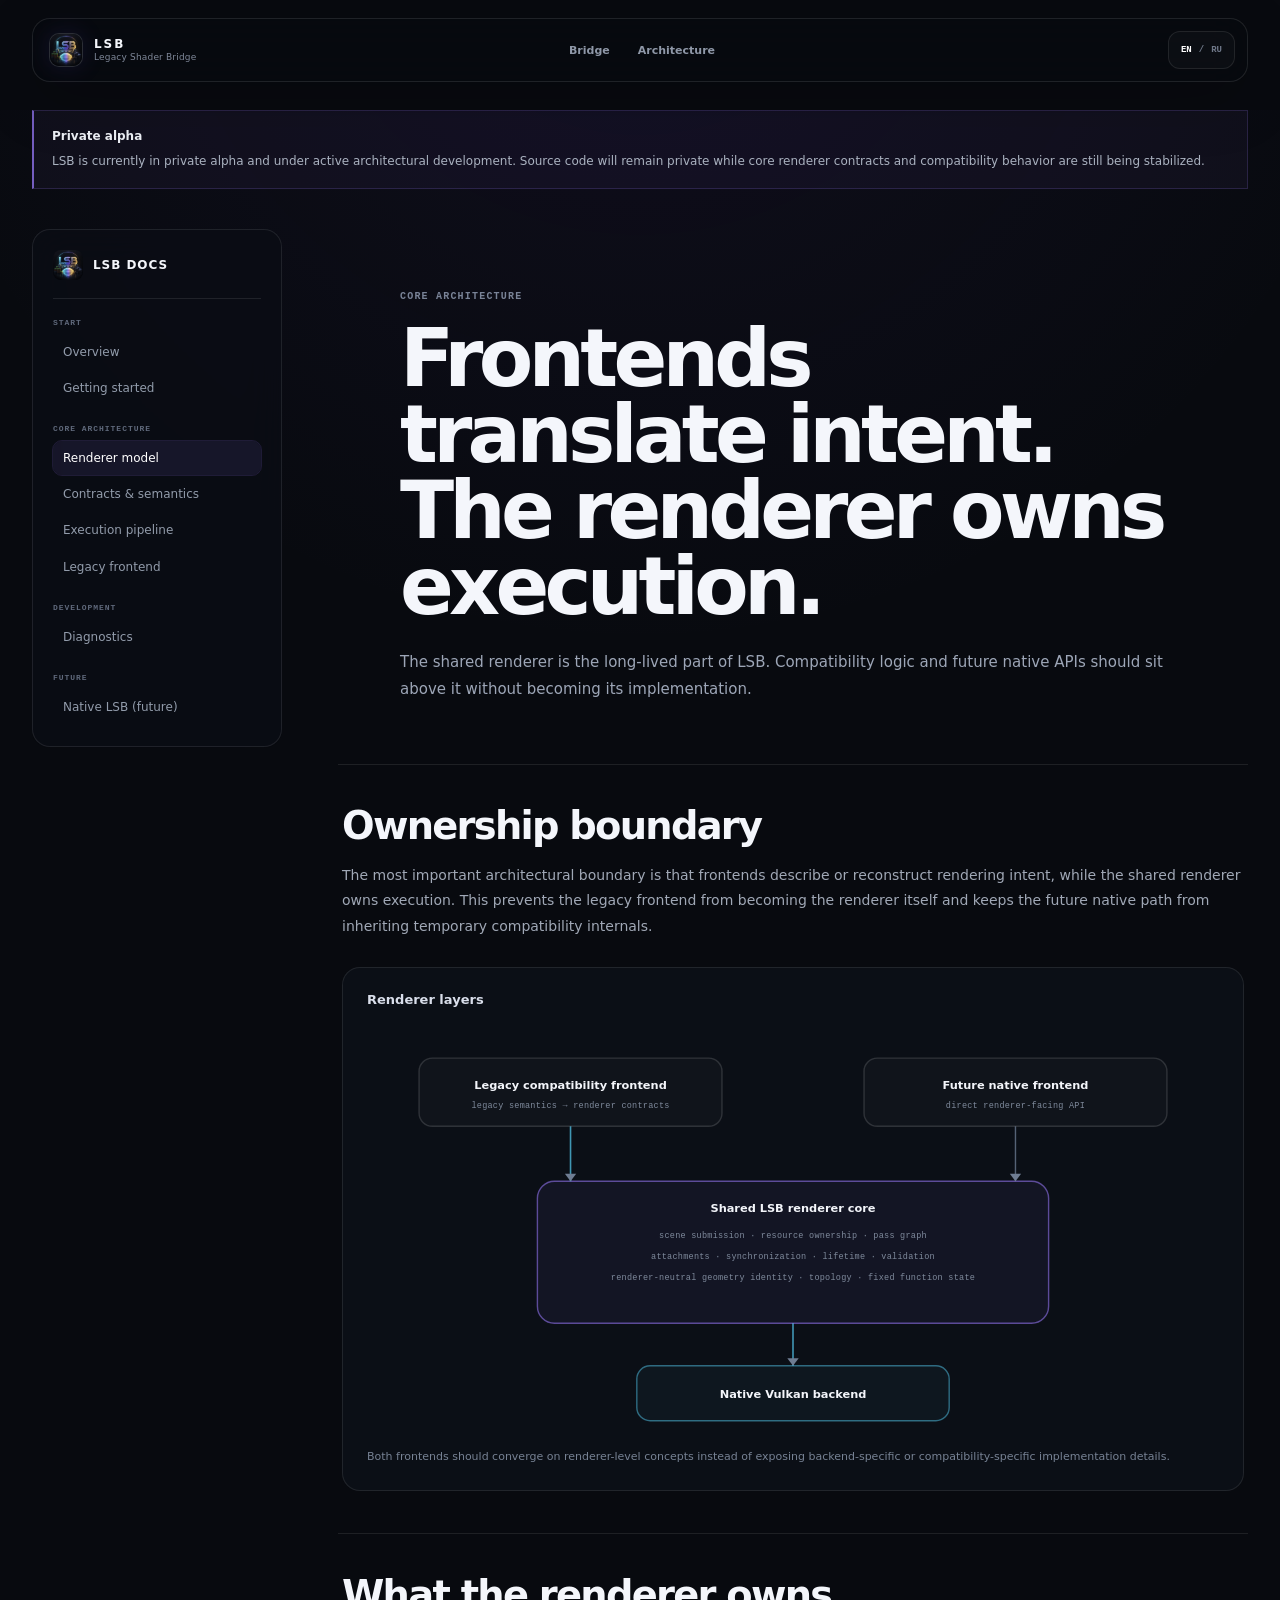
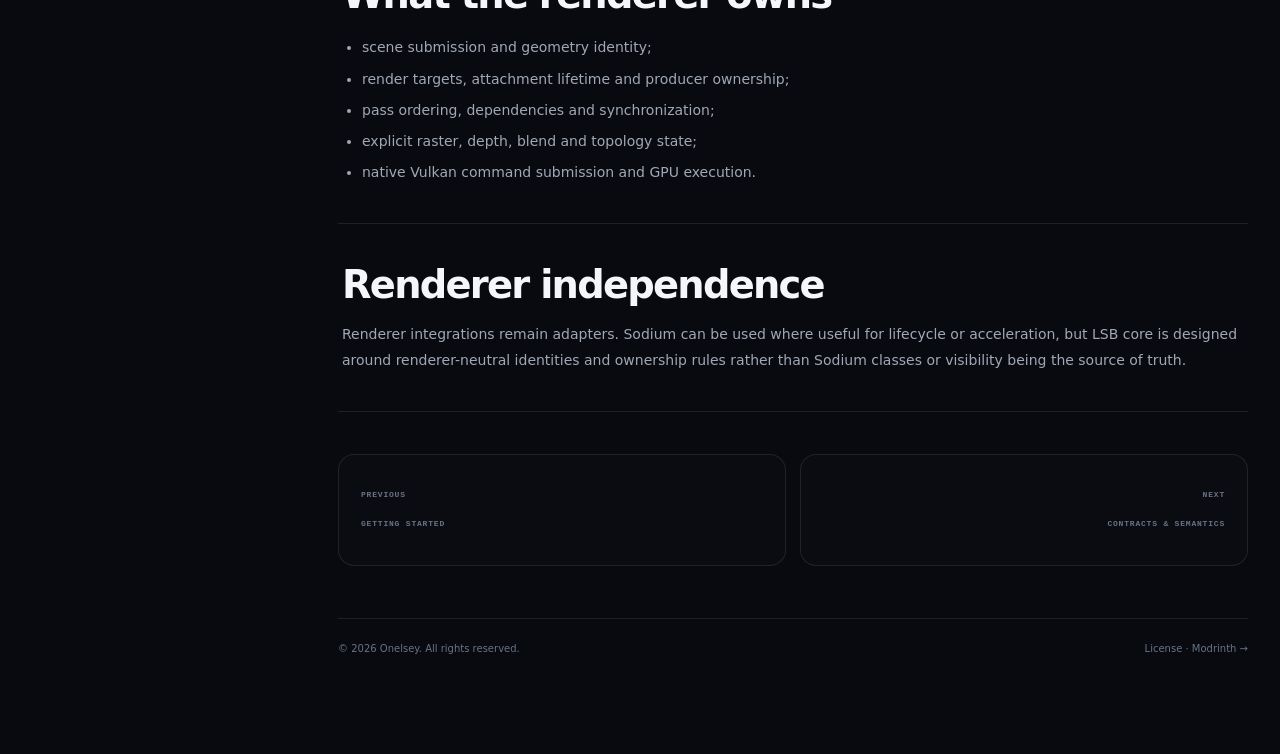
<file: docs/renderer.html>
<!doctype html>
<html lang="en">
<head>
  <meta charset="UTF-8">
  <meta name="viewport" content="width=device-width, initial-scale=1.0">
  <meta name="theme-color" content="#080a0f">
  <meta name="color-scheme" content="dark">
  <meta name="description" content="Legacy Shader Bridge renderer ownership model.">
  <link rel="icon" type="image/webp" href="../assets/lsb-icon.webp">
  <link rel="stylesheet" href="../styles.css">
  <title>LSB Docs — Renderer model</title>
</head>
<body class="docs-page">
  <main class="site" id="top">
    <header class="header">
      <a class="brand" href="../index.html" aria-label="Legacy Shader Bridge home">
        <span class="brand-mark"><img src="../assets/lsb-icon.webp" alt=""></span>
        <span class="brand-copy"><strong>LSB</strong><small>Legacy Shader Bridge</small></span>
      </a>
      <nav class="desktop-nav" aria-label="Main navigation">
        <a href="../index.html#bridge" data-i18n="nav.bridge">Bridge</a>
        <a href="../index.html#architecture" data-i18n="nav.architecture">Architecture</a>
        <a href="../index.html#status" data-i18n="nav.status">Status</a>
        <a href="../index.html#future" data-i18n="nav.future">Future</a>
        <a href="../docs.html" data-i18n="nav.docs">Docs</a>
      </nav>
      <div class="header-actions">
        <div class="language-switch" aria-label="Language"><button data-lang="en" type="button">EN</button><span>/</span><button data-lang="ru" type="button">RU</button></div>
        <button class="menu-button" type="button" aria-label="Menu"><span></span><span></span></button>
      </div>
    </header>
    <div class="mobile-menu" aria-hidden="true">
      <div class="mobile-menu-head">
        <a class="brand" href="../index.html"><span class="brand-mark"><img src="../assets/lsb-icon.webp" alt=""></span><span class="brand-copy"><strong>LSB</strong><small>Legacy Shader Bridge</small></span></a>
        <button class="menu-close" type="button" data-i18n="ui.close">Close</button>
      </div>
      <nav>
        <a href="../index.html#bridge">01 / <span data-i18n="nav.bridge">Bridge</span></a>
        <a href="../index.html#architecture">02 / <span data-i18n="nav.architecture">Architecture</span></a>
        <a href="../index.html#status">03 / <span data-i18n="nav.status">Status</span></a>
        <a href="../index.html#future">04 / <span data-i18n="nav.future">Future</span></a>
        <a href="../docs.html">05 / <span data-i18n="nav.docs">Docs</span></a>
      </nav>
      <div class="mobile-menu-bottom">
        <div class="language-switch" aria-label="Language"><button data-lang="en" type="button">EN</button><span>/</span><button data-lang="ru" type="button">RU</button></div>
        <a href="https://modrinth.com/mod/legacy-shader-bridge" target="_blank" rel="noreferrer">MODRINTH <span aria-hidden="true">→</span></a>
      </div>
    </div>
    <div class="docs-portal">
      <aside class="docs-sidebar">
    <a class="docs-sidebar-brand" href="../docs.html"><img src="../assets/lsb-icon.webp" alt=""><strong>LSB DOCS</strong></a>
    <div class="docs-sidebar-group"><span><span class="lang-en">Start</span><span class="lang-ru">Начало</span></span><a href="../docs.html"><span class="lang-en">Overview</span><span class="lang-ru">Обзор</span></a><a href="../docs/start.html"><span class="lang-en">Getting started</span><span class="lang-ru">С чего начать</span></a></div><div class="docs-sidebar-group"><span><span class="lang-en">Core architecture</span><span class="lang-ru">Архитектура</span></span><a href="../docs/renderer.html" aria-current="page"><span class="lang-en">Renderer model</span><span class="lang-ru">Модель рендерера</span></a><a href="../docs/contracts.html"><span class="lang-en">Contracts & semantics</span><span class="lang-ru">Контракты и семантика</span></a><a href="../docs/pipeline.html"><span class="lang-en">Execution pipeline</span><span class="lang-ru">Pipeline исполнения</span></a><a href="../docs/legacy.html"><span class="lang-en">Legacy frontend</span><span class="lang-ru">Legacy frontend</span></a></div><div class="docs-sidebar-group"><span><span class="lang-en">Development</span><span class="lang-ru">Разработка</span></span><a href="../docs/diagnostics.html"><span class="lang-en">Diagnostics</span><span class="lang-ru">Диагностика</span></a></div><div class="docs-sidebar-group"><span><span class="lang-en">Future</span><span class="lang-ru">Будущее</span></span><a href="../docs/native.html"><span class="lang-en">Native LSB (future)</span><span class="lang-ru">Native LSB (будущее)</span></a></div></aside>
      <article class="docs-main">
        <header class="docs-article-head" data-reveal>
          <p class="eyebrow"><span class="lang-en">Core architecture</span><span class="lang-ru">Архитектура</span></p>
          <h1><span class="lang-en">Frontends translate intent. The renderer owns execution.</span><span class="lang-ru">Frontend переводит intent. Renderer владеет исполнением.</span></h1>
          <p><span class="lang-en">The shared renderer is the long-lived part of LSB. Compatibility logic and future native APIs should sit above it without becoming its implementation.</span><span class="lang-ru">Общий renderer — долгоживущая часть LSB. Compatibility-логика и будущие native API должны находиться над ним, не превращаясь в его реализацию.</span></p>
        </header>
        <div class="docs-prose">
<section data-reveal>
  <h2><span class="lang-en">Ownership boundary</span><span class="lang-ru">Граница ownership</span></h2>
  <p><span class="lang-en">The most important architectural boundary is that frontends describe or reconstruct rendering intent, while the shared renderer owns execution. This prevents the legacy frontend from becoming the renderer itself and keeps the future native path from inheriting temporary compatibility internals.</span><span class="lang-ru">Главная архитектурная граница: frontend описывает или реконструирует rendering intent, а общий renderer владеет исполнением. Это не даёт legacy frontend превратиться в сам renderer и не заставляет будущий native path наследовать временные compatibility-внутренности.</span></p>
  <div class="docs-diagram" data-reveal><div class="docs-diagram-title"><span class="lang-en">Renderer layers</span><span class="lang-ru">Слои renderer-а</span></div><svg viewBox="0 0 900 430" role="img" aria-label="Renderer ownership layers">
  <rect class="dg-box" x="55" y="35" width="320" height="72" rx="14"></rect>
  <text class="dg-strong" x="215" y="68" text-anchor="middle">Legacy compatibility frontend</text>
  <text class="dg-small" x="215" y="88" text-anchor="middle">legacy semantics → renderer contracts</text>

  <rect class="dg-box" x="525" y="35" width="320" height="72" rx="14"></rect>
  <text class="dg-strong" x="685" y="68" text-anchor="middle">Future native frontend</text>
  <text class="dg-small" x="685" y="88" text-anchor="middle">direct renderer-facing API</text>

  <rect class="dg-box dg-box-accent" x="180" y="165" width="540" height="150" rx="18"></rect>
  <text class="dg-strong" x="450" y="198" text-anchor="middle">Shared LSB renderer core</text>
  <text class="dg-small" x="450" y="225" text-anchor="middle">scene submission · resource ownership · pass graph</text>
  <text class="dg-small" x="450" y="247" text-anchor="middle">attachments · synchronization · lifetime · validation</text>
  <text class="dg-small" x="450" y="269" text-anchor="middle">renderer-neutral geometry identity · topology · fixed function state</text>

  <path class="dg-line-accent" d="M215 107 V165"></path><polygon class="dg-arrow" points="209,157 215,165 221,157"></polygon>
  <path class="dg-line" d="M685 107 V165"></path><polygon class="dg-arrow" points="679,157 685,165 691,157"></polygon>

  <rect class="dg-box dg-box-cyan" x="285" y="360" width="330" height="58" rx="14"></rect>
  <text class="dg-strong" x="450" y="394" text-anchor="middle">Native Vulkan backend</text>
  <path class="dg-line-accent" d="M450 315 V360"></path><polygon class="dg-arrow" points="444,352 450,360 456,352"></polygon>
</svg><div class="docs-diagram-note"><span class="lang-en">Both frontends should converge on renderer-level concepts instead of exposing backend-specific or compatibility-specific implementation details.</span><span class="lang-ru">Оба frontend должны сходиться на renderer-level концептах, а не раскрывать backend-specific или compatibility-specific детали реализации.</span></div></div>
</section>
<section data-reveal>
  <h2><span class="lang-en">What the renderer owns</span><span class="lang-ru">Чем владеет renderer</span></h2>
  <ul>
    <li><span class="lang-en">scene submission and geometry identity;</span><span class="lang-ru">scene submission и identity геометрии;</span></li>
    <li><span class="lang-en">render targets, attachment lifetime and producer ownership;</span><span class="lang-ru">render targets, lifetime attachments и producer ownership;</span></li>
    <li><span class="lang-en">pass ordering, dependencies and synchronization;</span><span class="lang-ru">ordering pass'ов, зависимости и synchronization;</span></li>
    <li><span class="lang-en">explicit raster, depth, blend and topology state;</span><span class="lang-ru">явные raster, depth, blend и topology state;</span></li>
    <li><span class="lang-en">native Vulkan command submission and GPU execution.</span><span class="lang-ru">нативный Vulkan command submission и GPU execution.</span></li>
  </ul>
</section>
<section data-reveal>
  <h2><span class="lang-en">Renderer independence</span><span class="lang-ru">Независимость renderer-а</span></h2>
  <p><span class="lang-en">Renderer integrations remain adapters. Sodium can be used where useful for lifecycle or acceleration, but LSB core is designed around renderer-neutral identities and ownership rules rather than Sodium classes or visibility being the source of truth.</span><span class="lang-ru">Интеграции с другими renderer остаются адаптерами. Sodium может использоваться там, где полезен для lifecycle или acceleration, но LSB core строится вокруг renderer-neutral identity и ownership rules, а не вокруг Sodium-классов или его visibility как источника истины.</span></p>
</section></div>
        <nav class="docs-pager" aria-label="Documentation pagination"><a href="start.html"><span><span class="lang-en">Previous</span><span class="lang-ru">Назад</span></span><strong><span class="lang-en">Getting started</span><span class="lang-ru">С чего начать</span></strong></a><a class="docs-pager-next" href="contracts.html"><span><span class="lang-en">Next</span><span class="lang-ru">Дальше</span></span><strong><span class="lang-en">Contracts & semantics</span><span class="lang-ru">Контракты и семантика</span></strong></a></nav>
        <footer class="docs-portal-footer"><span>Legacy Shader Bridge · by Onelsey</span><span><a href="../license.html">License</a> · <a href="https://modrinth.com/mod/legacy-shader-bridge" target="_blank" rel="noreferrer">Modrinth →</a></span></footer>
      </article>
    </div>
  </main>
  <script src="../app.js" defer></script>
</body>
</html>
</file>
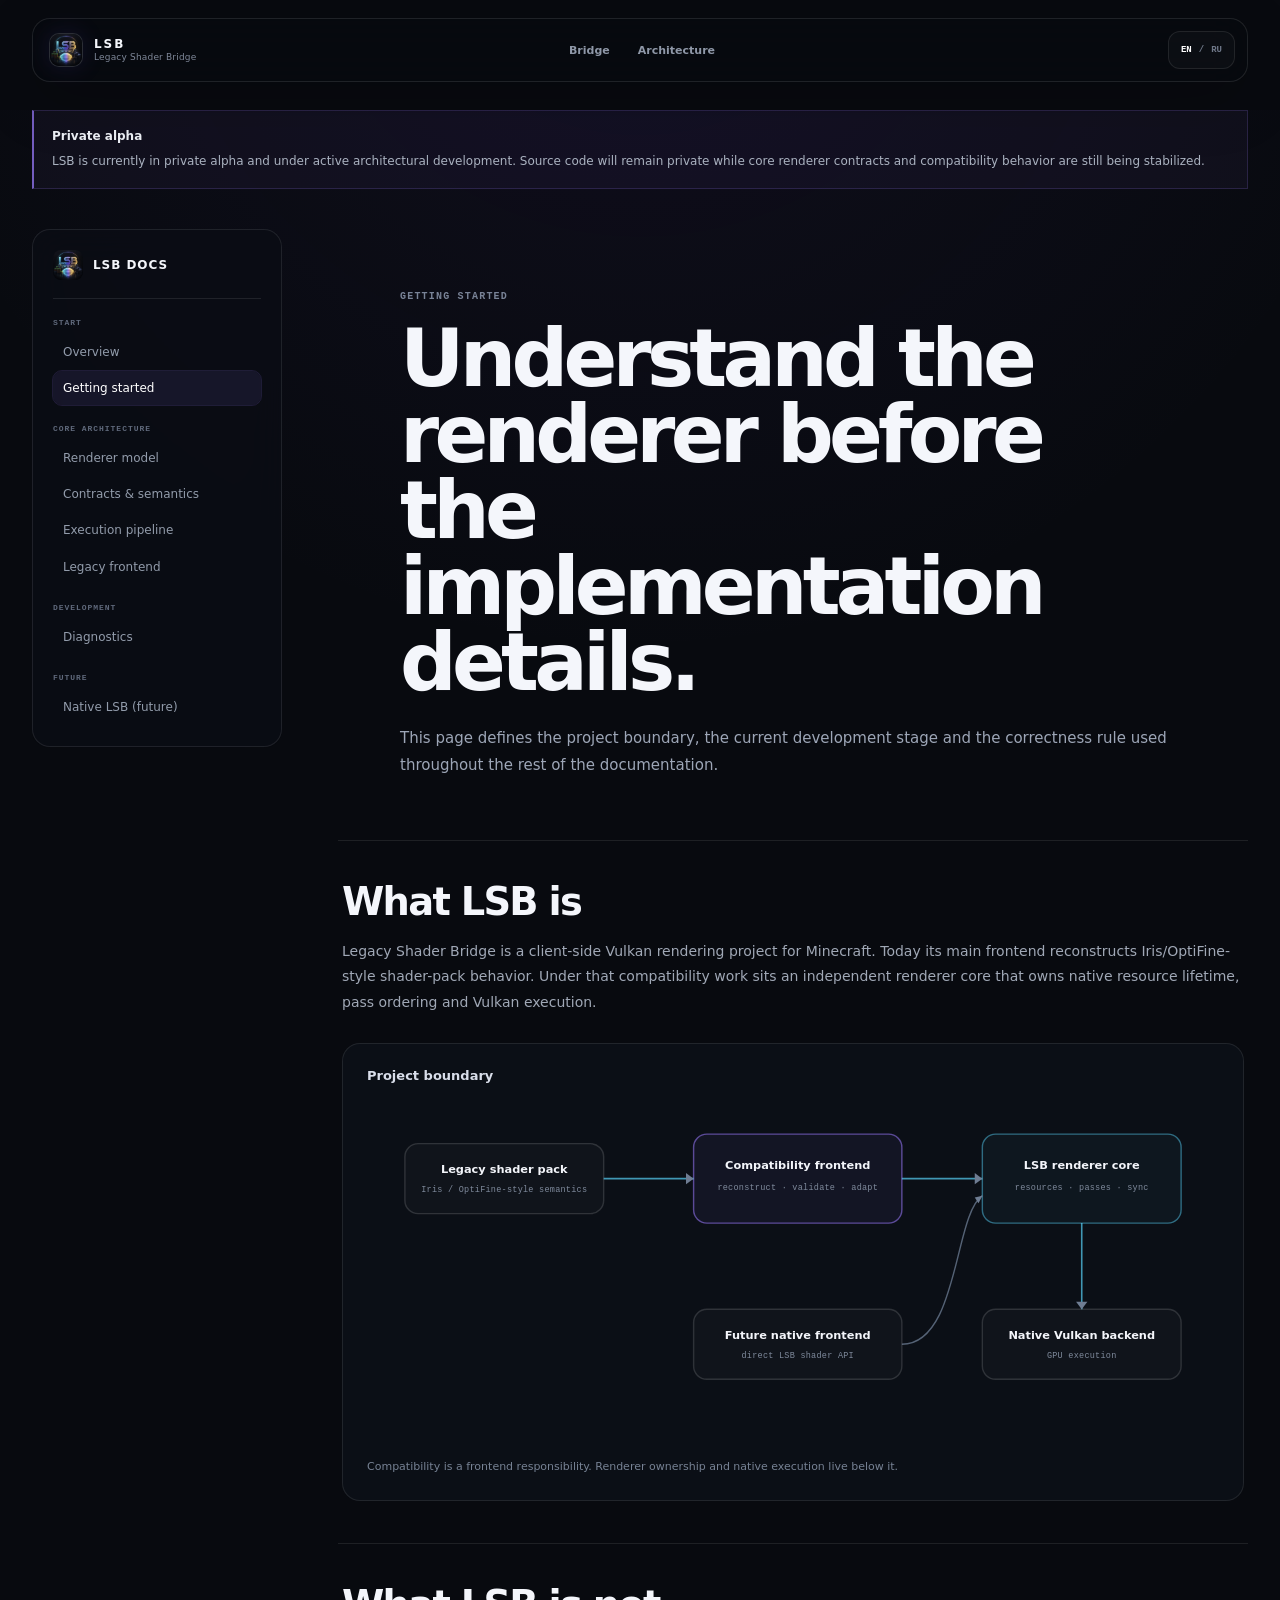
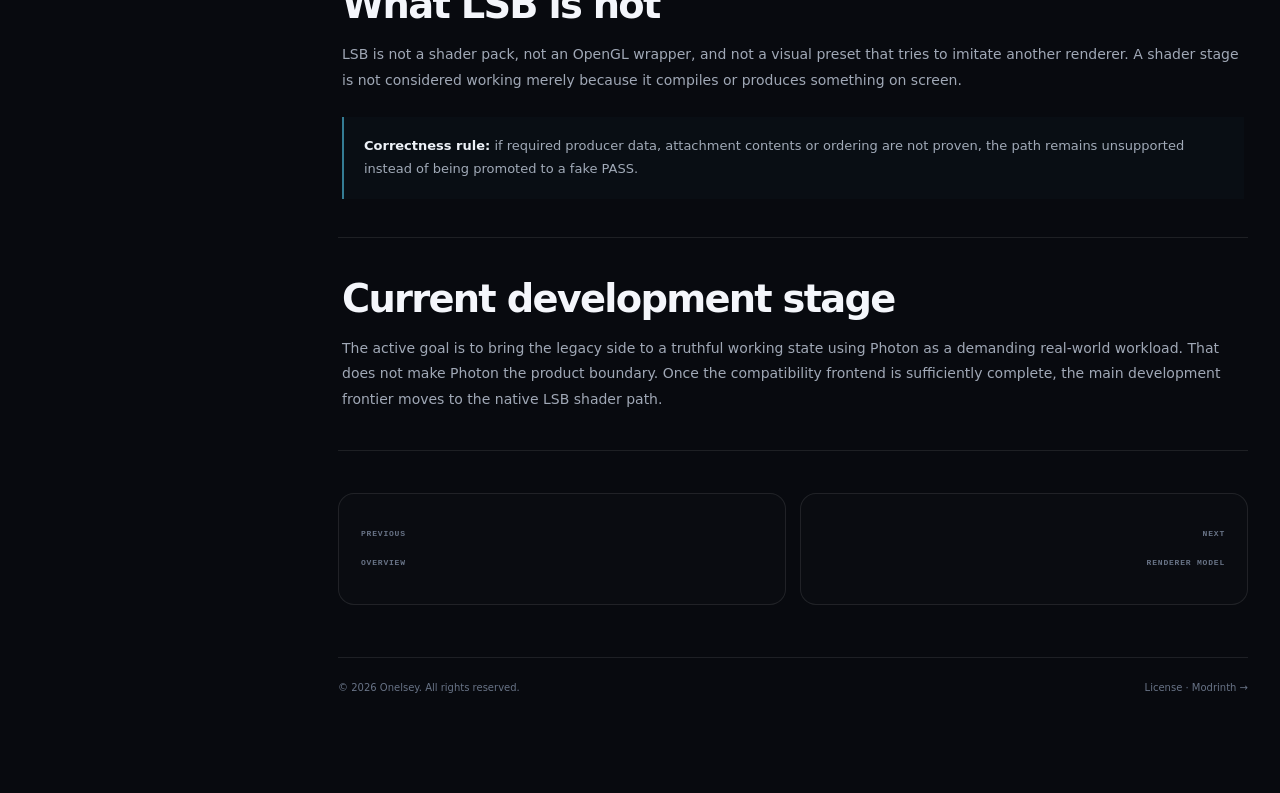
<file: docs/start.html>
<!doctype html>
<html lang="en">
<head>
  <meta charset="UTF-8">
  <meta name="viewport" content="width=device-width, initial-scale=1.0">
  <meta name="theme-color" content="#080a0f">
  <meta name="color-scheme" content="dark">
  <meta name="description" content="Introduction to Legacy Shader Bridge architecture.">
  <link rel="icon" type="image/webp" href="../assets/lsb-icon.webp">
  <link rel="stylesheet" href="../styles.css">
  <title>LSB Docs — Getting started</title>
</head>
<body class="docs-page">
  <main class="site" id="top">
    <header class="header">
      <a class="brand" href="../index.html" aria-label="Legacy Shader Bridge home">
        <span class="brand-mark"><img src="../assets/lsb-icon.webp" alt=""></span>
        <span class="brand-copy"><strong>LSB</strong><small>Legacy Shader Bridge</small></span>
      </a>
      <nav class="desktop-nav" aria-label="Main navigation">
        <a href="../index.html#bridge" data-i18n="nav.bridge">Bridge</a>
        <a href="../index.html#architecture" data-i18n="nav.architecture">Architecture</a>
        <a href="../index.html#status" data-i18n="nav.status">Status</a>
        <a href="../index.html#future" data-i18n="nav.future">Future</a>
        <a href="../docs.html" data-i18n="nav.docs">Docs</a>
      </nav>
      <div class="header-actions">
        <div class="language-switch" aria-label="Language"><button data-lang="en" type="button">EN</button><span>/</span><button data-lang="ru" type="button">RU</button></div>
        <button class="menu-button" type="button" aria-label="Menu"><span></span><span></span></button>
      </div>
    </header>
    <div class="mobile-menu" aria-hidden="true">
      <div class="mobile-menu-head">
        <a class="brand" href="../index.html"><span class="brand-mark"><img src="../assets/lsb-icon.webp" alt=""></span><span class="brand-copy"><strong>LSB</strong><small>Legacy Shader Bridge</small></span></a>
        <button class="menu-close" type="button" data-i18n="ui.close">Close</button>
      </div>
      <nav>
        <a href="../index.html#bridge">01 / <span data-i18n="nav.bridge">Bridge</span></a>
        <a href="../index.html#architecture">02 / <span data-i18n="nav.architecture">Architecture</span></a>
        <a href="../index.html#status">03 / <span data-i18n="nav.status">Status</span></a>
        <a href="../index.html#future">04 / <span data-i18n="nav.future">Future</span></a>
        <a href="../docs.html">05 / <span data-i18n="nav.docs">Docs</span></a>
      </nav>
      <div class="mobile-menu-bottom">
        <div class="language-switch" aria-label="Language"><button data-lang="en" type="button">EN</button><span>/</span><button data-lang="ru" type="button">RU</button></div>
        <a href="https://modrinth.com/mod/legacy-shader-bridge" target="_blank" rel="noreferrer">MODRINTH <span aria-hidden="true">→</span></a>
      </div>
    </div>
    <div class="docs-portal">
      <aside class="docs-sidebar">
    <a class="docs-sidebar-brand" href="../docs.html"><img src="../assets/lsb-icon.webp" alt=""><strong>LSB DOCS</strong></a>
    <div class="docs-sidebar-group"><span><span class="lang-en">Start</span><span class="lang-ru">Начало</span></span><a href="../docs.html"><span class="lang-en">Overview</span><span class="lang-ru">Обзор</span></a><a href="../docs/start.html" aria-current="page"><span class="lang-en">Getting started</span><span class="lang-ru">С чего начать</span></a></div><div class="docs-sidebar-group"><span><span class="lang-en">Core architecture</span><span class="lang-ru">Архитектура</span></span><a href="../docs/renderer.html"><span class="lang-en">Renderer model</span><span class="lang-ru">Модель рендерера</span></a><a href="../docs/contracts.html"><span class="lang-en">Contracts & semantics</span><span class="lang-ru">Контракты и семантика</span></a><a href="../docs/pipeline.html"><span class="lang-en">Execution pipeline</span><span class="lang-ru">Pipeline исполнения</span></a><a href="../docs/legacy.html"><span class="lang-en">Legacy frontend</span><span class="lang-ru">Legacy frontend</span></a></div><div class="docs-sidebar-group"><span><span class="lang-en">Development</span><span class="lang-ru">Разработка</span></span><a href="../docs/diagnostics.html"><span class="lang-en">Diagnostics</span><span class="lang-ru">Диагностика</span></a></div><div class="docs-sidebar-group"><span><span class="lang-en">Future</span><span class="lang-ru">Будущее</span></span><a href="../docs/native.html"><span class="lang-en">Native LSB (future)</span><span class="lang-ru">Native LSB (будущее)</span></a></div></aside>
      <article class="docs-main">
        <header class="docs-article-head" data-reveal>
          <p class="eyebrow"><span class="lang-en">Getting started</span><span class="lang-ru">С чего начать</span></p>
          <h1><span class="lang-en">Understand the renderer before the implementation details.</span><span class="lang-ru">Сначала понять renderer, потом детали реализации.</span></h1>
          <p><span class="lang-en">This page defines the project boundary, the current development stage and the correctness rule used throughout the rest of the documentation.</span><span class="lang-ru">Эта страница задаёт границы проекта, текущий этап разработки и правило корректности, которое используется во всей остальной документации.</span></p>
        </header>
        <div class="docs-prose">
<section data-reveal>
  <h2><span class="lang-en">What LSB is</span><span class="lang-ru">Что такое LSB</span></h2>
  <p><span class="lang-en">Legacy Shader Bridge is a client-side Vulkan rendering project for Minecraft. Today its main frontend reconstructs Iris/OptiFine-style shader-pack behavior. Under that compatibility work sits an independent renderer core that owns native resource lifetime, pass ordering and Vulkan execution.</span><span class="lang-ru">Legacy Shader Bridge — клиентский Vulkan-проект рендеринга для Minecraft. Сейчас его основной frontend реконструирует поведение shader pack'ов в стиле Iris/OptiFine. Под compatibility-слоем находится независимый renderer core, который владеет нативным lifetime ресурсов, порядком pass'ов и Vulkan execution.</span></p>
  <div class="docs-diagram" data-reveal><div class="docs-diagram-title"><span class="lang-en">Project boundary</span><span class="lang-ru">Граница проекта</span></div><svg viewBox="0 0 900 360" role="img" aria-label="LSB architecture overview">
  <rect class="dg-box" x="40" y="45" width="210" height="74" rx="14"></rect>
  <text class="dg-strong" x="145" y="76" text-anchor="middle">Legacy shader pack</text>
  <text class="dg-small" x="145" y="96" text-anchor="middle">Iris / OptiFine-style semantics</text>

  <rect class="dg-box dg-box-accent" x="345" y="35" width="220" height="94" rx="14"></rect>
  <text class="dg-strong" x="455" y="72" text-anchor="middle">Compatibility frontend</text>
  <text class="dg-small" x="455" y="94" text-anchor="middle">reconstruct · validate · adapt</text>

  <rect class="dg-box dg-box-cyan" x="650" y="35" width="210" height="94" rx="14"></rect>
  <text class="dg-strong" x="755" y="72" text-anchor="middle">LSB renderer core</text>
  <text class="dg-small" x="755" y="94" text-anchor="middle">resources · passes · sync</text>

  <path class="dg-line-accent" d="M250 82 H345"></path><polygon class="dg-arrow" points="337,76 345,82 337,88"></polygon>
  <path class="dg-line-accent" d="M565 82 H650"></path><polygon class="dg-arrow" points="642,76 650,82 642,88"></polygon>

  <rect class="dg-box" x="345" y="220" width="220" height="74" rx="14"></rect>
  <text class="dg-strong" x="455" y="251" text-anchor="middle">Future native frontend</text>
  <text class="dg-small" x="455" y="271" text-anchor="middle">direct LSB shader API</text>
  <path class="dg-line" d="M565 257 C625 257 620 120 650 100"></path><polygon class="dg-arrow" points="642,102 650,100 646,108"></polygon>

  <rect class="dg-box" x="650" y="220" width="210" height="74" rx="14"></rect>
  <text class="dg-strong" x="755" y="251" text-anchor="middle">Native Vulkan backend</text>
  <text class="dg-small" x="755" y="271" text-anchor="middle">GPU execution</text>
  <path class="dg-line-accent" d="M755 129 V220"></path><polygon class="dg-arrow" points="749,212 755,220 761,212"></polygon>
</svg><div class="docs-diagram-note"><span class="lang-en">Compatibility is a frontend responsibility. Renderer ownership and native execution live below it.</span><span class="lang-ru">Compatibility — ответственность frontend. Ownership renderer-а и нативное исполнение находятся ниже.</span></div></div>
</section>
<section data-reveal>
  <h2><span class="lang-en">What LSB is not</span><span class="lang-ru">Чем LSB не является</span></h2>
  <p><span class="lang-en">LSB is not a shader pack, not an OpenGL wrapper, and not a visual preset that tries to imitate another renderer. A shader stage is not considered working merely because it compiles or produces something on screen.</span><span class="lang-ru">LSB — не shader pack, не OpenGL-обёртка и не визуальный preset, который пытается имитировать другой renderer. Shader stage не считается рабочей только потому, что она компилируется или что-то рисует на экране.</span></p>
  <div class="docs-fact"><strong><span class="lang-en">Correctness rule:</span><span class="lang-ru">Правило корректности:</span></strong> <span class="lang-en">if required producer data, attachment contents or ordering are not proven, the path remains unsupported instead of being promoted to a fake PASS.</span><span class="lang-ru">если необходимые producer data, содержимое attachments или ordering не доказаны, путь остаётся неподдерживаемым вместо фальшивого PASS.</span></div>
</section>
<section data-reveal>
  <h2><span class="lang-en">Current development stage</span><span class="lang-ru">Текущий этап разработки</span></h2>
  <p><span class="lang-en">The active goal is to bring the legacy side to a truthful working state using Photon as a demanding real-world workload. That does not make Photon the product boundary. Once the compatibility frontend is sufficiently complete, the main development frontier moves to the native LSB shader path.</span><span class="lang-ru">Активная цель — довести legacy-сторону до честного рабочего состояния, используя Photon как сложный реальный workload. Это не делает Photon границей продукта. Когда compatibility frontend будет достаточно завершён, основной frontier разработки перейдёт к нативному shader path LSB.</span></p>
</section></div>
        <nav class="docs-pager" aria-label="Documentation pagination"><a href="../docs.html"><span><span class="lang-en">Previous</span><span class="lang-ru">Назад</span></span><strong><span class="lang-en">Overview</span><span class="lang-ru">Обзор</span></strong></a><a class="docs-pager-next" href="renderer.html"><span><span class="lang-en">Next</span><span class="lang-ru">Дальше</span></span><strong><span class="lang-en">Renderer model</span><span class="lang-ru">Модель рендерера</span></strong></a></nav>
        <footer class="docs-portal-footer"><span>Legacy Shader Bridge · by Onelsey</span><span><a href="../license.html">License</a> · <a href="https://modrinth.com/mod/legacy-shader-bridge" target="_blank" rel="noreferrer">Modrinth →</a></span></footer>
      </article>
    </div>
  </main>
  <script src="../app.js" defer></script>
</body>
</html>
</file>
<file: styles.css>
:root {
  font-family: Inter, ui-sans-serif, system-ui, -apple-system, BlinkMacSystemFont, "Segoe UI", sans-serif;
  color: #f5f7fb;
  background: #080a0f;
  font-synthesis: none;
  text-rendering: optimizeLegibility;
  --bg: #080a0f;
  --bg-2: #0c0f16;
  --panel: rgba(17, 21, 31, .82);
  --panel-2: #111621;
  --line: rgba(255,255,255,.09);
  --line-strong: rgba(255,255,255,.16);
  --text: #f4f6fb;
  --muted: #9da6b7;
  --muted-2: #697284;
  --violet: #9b7bff;
  --violet-2: #6847e9;
  --cyan: #59d7ff;
  --cyan-2: #1c9ec9;
  --green: #63e6b5;
  --orange: #ffb65c;
  --radius: 24px;
  --page: min(1500px, calc(100vw - 64px));
}

* { box-sizing: border-box; }
html { scroll-behavior: smooth; background: var(--bg); }
body { margin: 0; min-width: 320px; max-width: 100vw; min-height: 100vh; background: var(--bg); color: var(--text); overflow-x: hidden; }
body.menu-open { overflow: hidden; }
a { color: inherit; text-decoration: none; }
button { font: inherit; }
img { display: block; max-width: 100%; }
::selection { background: rgba(155,123,255,.35); color: #fff; }

.site { position: relative; isolation: isolate; width: 100%; max-width: 100vw; min-height: 100vh; overflow: clip; background: radial-gradient(circle at 50% -10%, rgba(91,55,188,.09), transparent 30%), var(--bg); }
.ambient { position: fixed; z-index: -2; width: 680px; height: 680px; border-radius: 50%; filter: blur(120px); opacity: .12; pointer-events: none; }
.ambient--a { top: 5vh; right: -280px; background: #734aff; }
.ambient--b { top: 120vh; left: -340px; background: #14bce6; }

.header { position: fixed; z-index: 50; top: 18px; left: 50%; transform: translateX(-50%); width: var(--page); height: 64px; display: grid; grid-template-columns: 1fr auto 1fr; align-items: center; padding: 0 12px 0 16px; border: 1px solid rgba(255,255,255,.1); border-radius: 18px; background: rgba(8,10,15,.72); box-shadow: 0 18px 60px rgba(0,0,0,.2); backdrop-filter: blur(22px) saturate(140%); }
.brand { display: inline-flex; align-items: center; width: max-content; gap: 11px; min-width: 0; }
.brand-mark { width: 34px; height: 34px; display: grid; place-items: center; overflow: hidden; border: 1px solid rgba(255,255,255,.12); border-radius: 10px; background: #0e1119; box-shadow: 0 0 24px rgba(99,72,218,.14); }
.brand-mark img { width: 100%; height: 100%; object-fit: cover; }
.brand-copy { display: grid; line-height: 1; gap: 3px; }
.brand-copy strong { font-size: 12px; letter-spacing: .16em; }
.brand-copy small { color: #7f8899; font-size: 9px; letter-spacing: .02em; white-space: nowrap; }
.desktop-nav { display: flex; gap: 28px; align-items: center; color: #8f98a8; font-size: 11px; font-weight: 620; }
.desktop-nav a { transition: color .2s ease; }
.desktop-nav a:hover { color: #fff; }
.header-actions { justify-self: end; display: flex; align-items: center; gap: 8px; }
.language-switch { display: flex; align-items: center; height: 38px; padding: 0 12px; gap: 7px; border: 1px solid var(--line); border-radius: 12px; color: #6f7889; background: rgba(255,255,255,.025); font: 650 9px/1 ui-monospace, SFMono-Regular, Menlo, monospace; }
.language-switch button { appearance: none; border: 0; padding: 0; color: inherit; background: transparent; cursor: pointer; }
.language-switch button.active { color: #fff; }
.header-source { width: 38px; height: 38px; display: grid; place-items: center; border: 1px solid var(--line); border-radius: 12px; color: #b6bdc9; background: rgba(255,255,255,.025); transition: border-color .2s ease, color .2s ease, transform .2s ease; }
.header-source:hover { color: #fff; border-color: var(--line-strong); transform: translateY(-1px); }
.icon-github { width: 17px; height: 17px; fill: currentColor; }
.menu-button { display: none; width: 38px; height: 38px; padding: 0; border: 1px solid var(--line); border-radius: 12px; background: transparent; }
.menu-button span { display: block; width: 15px; height: 1px; margin: 4px auto; background: #fff; }

.mobile-menu { position: fixed; z-index: 80; inset: 0; display: none; padding: 18px 18px 24px; background: rgba(7,9,14,.97); backdrop-filter: blur(24px); opacity: 0; pointer-events: none; transform: translateY(-12px); transition: opacity .25s ease, transform .25s ease; }
.mobile-menu.open { opacity: 1; pointer-events: auto; transform: translateY(0); }
.mobile-menu-head { display: flex; align-items: center; justify-content: space-between; }
.mobile-menu-head button { border: 1px solid var(--line); border-radius: 12px; padding: 10px 13px; color: #b8c0cd; background: transparent; font-size: 11px; }
.mobile-menu nav { display: grid; margin-top: 15vh; }
.mobile-menu nav a { padding: 18px 0; border-bottom: 1px solid var(--line); font-size: clamp(28px, 8vw, 44px); font-weight: 620; letter-spacing: -.04em; }
.mobile-menu-bottom { position: absolute; left: 18px; right: 18px; bottom: 24px; display: flex; justify-content: space-between; align-items: center; }
.mobile-menu-bottom > a { display: inline-flex; gap: 10px; align-items: center; font: 700 10px/1 ui-monospace, monospace; letter-spacing: .08em; }

.hero { position: relative; min-height: 100svh; padding: 132px 32px 40px; display: grid; align-content: center; border-bottom: 1px solid var(--line); overflow: hidden; }
.hero::before { content: ""; position: absolute; inset: 0; background: radial-gradient(circle at 78% 36%, rgba(100,73,235,.18), transparent 22%), radial-gradient(circle at 72% 46%, rgba(64,203,255,.08), transparent 30%); pointer-events: none; }
.hero-grid, .future-grid { position: absolute; inset: 0; opacity: .35; background-image: linear-gradient(rgba(255,255,255,.035) 1px, transparent 1px), linear-gradient(90deg, rgba(255,255,255,.035) 1px, transparent 1px); background-size: 64px 64px; mask-image: linear-gradient(to bottom, #000 15%, transparent 88%); pointer-events: none; }
.hero-shell { position: relative; width: min(1500px, 100%); margin: 0 auto; display: grid; grid-template-columns: minmax(0, .88fr) minmax(520px, 1.12fr); gap: clamp(44px, 7vw, 120px); align-items: center; }
.eyebrow { margin: 0; color: #798397; font: 700 10px/1.2 ui-monospace, SFMono-Regular, Menlo, monospace; letter-spacing: .12em; text-transform: uppercase; }
.hero-title { margin: 24px 0 0; display: grid; width: max-content; max-width: 100%; font-size: clamp(72px, 8.4vw, 150px); font-weight: 730; line-height: .76; letter-spacing: -.085em; }
.hero-title span { display: block; }
.hero-title-accent { color: transparent; background: linear-gradient(110deg, #fff 5%, #b9c4ff 27%, #9b7bff 54%, #58d8ff 94%); -webkit-background-clip: text; background-clip: text; filter: drop-shadow(0 0 30px rgba(103,93,255,.1)); }
.hero-lead { max-width: 720px; margin: 38px 0 0; font-size: clamp(18px, 2vw, 29px); font-weight: 560; line-height: 1.2; letter-spacing: -.03em; }
.hero-body { max-width: 690px; margin: 22px 0 0; color: var(--muted); font-size: 14px; line-height: 1.75; }
.hero-actions, .final-actions { display: flex; flex-wrap: wrap; gap: 10px; margin-top: 34px; }
.button { min-height: 48px; display: inline-flex; align-items: center; justify-content: center; gap: 10px; padding: 0 17px; border-radius: 13px; font-size: 12px; font-weight: 700; transition: transform .2s ease, border-color .2s ease, background .2s ease; }
.button:hover { transform: translateY(-2px); }
.button-primary { color: #080a0f; background: #f5f7fb; border: 1px solid #fff; }
.button-primary:hover { background: #fff; }
.button-ghost { border: 1px solid var(--line-strong); color: #d7dce5; background: rgba(255,255,255,.03); }
.button-ghost:hover { border-color: rgba(255,255,255,.28); }

.hero-visual { position: relative; min-width: 0; }
.hero-icon-wrap { position: absolute; z-index: 2; right: -16px; top: -74px; width: 132px; height: 132px; border-radius: 28px; overflow: hidden; border: 1px solid rgba(255,255,255,.15); box-shadow: 0 30px 90px rgba(0,0,0,.45), 0 0 70px rgba(125,93,255,.18); transform: rotate(4deg); }
.hero-icon-wrap img { width: 100%; height: 100%; object-fit: cover; }
.pipeline-card { position: relative; padding: 22px; border: 1px solid rgba(255,255,255,.12); border-radius: 26px; background: linear-gradient(180deg, rgba(17,21,31,.88), rgba(11,14,21,.95)); box-shadow: 0 40px 110px rgba(0,0,0,.42); overflow: hidden; }
.pipeline-card::after { content: ""; position: absolute; inset: auto -15% -55% 25%; height: 70%; background: radial-gradient(ellipse, rgba(100,75,230,.16), transparent 64%); pointer-events: none; }
.pipeline-topline, .pipeline-foot, .frontier-head { display: flex; align-items: center; justify-content: space-between; gap: 20px; color: #6e788a; font: 700 9px/1 ui-monospace, monospace; letter-spacing: .11em; }
.live-dot { display: inline-flex; align-items: center; gap: 7px; color: #8f99aa; }
.live-dot i, .status-dot { display: inline-block; width: 6px; height: 6px; border-radius: 50%; background: var(--green); box-shadow: 0 0 14px rgba(99,230,181,.65); }
.pipeline-flow { position: relative; display: grid; gap: 0; margin: 28px 0; }
.pipeline-step { position: relative; z-index: 1; min-height: 84px; display: grid; grid-template-columns: 36px 1fr auto; gap: 14px; align-items: center; padding: 16px 17px; border: 1px solid rgba(255,255,255,.08); border-radius: 16px; background: rgba(255,255,255,.025); }
.pipeline-step--bridge { border-color: rgba(155,123,255,.34); background: linear-gradient(100deg, rgba(113,78,223,.12), rgba(63,180,230,.055)); box-shadow: inset 0 0 30px rgba(106,81,219,.06); }
.pipeline-step--native { border-color: rgba(89,215,255,.18); }
.pipeline-id { color: #5c6576; font: 700 9px/1 ui-monospace, monospace; }
.pipeline-step strong { display: block; font-size: 14px; font-weight: 650; }
.pipeline-step small { display: block; margin-top: 6px; color: #798295; font: 500 9px/1.3 ui-monospace, monospace; }
.bridge-pulse { display: flex; gap: 4px; align-items: end; height: 26px; }
.bridge-pulse span { width: 3px; border-radius: 3px; background: linear-gradient(#a184ff, #50d4ff); animation: pulseBars 1.9s ease-in-out infinite; }
.bridge-pulse span:nth-child(1) { height: 10px; }
.bridge-pulse span:nth-child(2) { height: 22px; animation-delay: -.65s; }
.bridge-pulse span:nth-child(3) { height: 15px; animation-delay: -1.1s; }
@keyframes pulseBars { 0%,100% { opacity: .35; transform: scaleY(.75); } 50% { opacity: 1; transform: scaleY(1); } }
.pipeline-link { height: 32px; display: grid; place-items: center; position: relative; color: #555f70; }
.pipeline-link span { position: absolute; left: 32px; top: 0; bottom: 0; width: 1px; background: linear-gradient(rgba(255,255,255,.04), rgba(155,123,255,.32), rgba(255,255,255,.04)); }
.pipeline-link b { font-size: 13px; font-weight: 500; }
.pipeline-foot { padding-top: 18px; border-top: 1px solid rgba(255,255,255,.07); }
.pipeline-foot span:last-child { color: #a6afbe; }

.section { position: relative; padding: 130px 32px; border-bottom: 1px solid var(--line); }
.section-shell { width: min(1500px, 100%); min-width: 0; margin: 0 auto; }
.section-head { display: grid; grid-template-columns: minmax(0, 1.35fr) minmax(330px, .65fr); gap: 80px; align-items: end; margin-bottom: 70px; }
.section-head h2 { max-width: 980px; margin: 18px 0 0; font-size: clamp(46px, 5.6vw, 92px); font-weight: 570; line-height: .95; letter-spacing: -.065em; }
.section-head > p { margin: 0 0 4px; color: var(--muted); font-size: 14px; line-height: 1.75; }

.bridge-section { background: linear-gradient(180deg, #090b10, #0b0e15); }
.bridge-cards { display: grid; grid-template-columns: repeat(3, 1fr); border: 1px solid var(--line); border-radius: 24px; overflow: hidden; }
.bridge-card { position: relative; min-height: 420px; padding: 28px; border-right: 1px solid var(--line); background: linear-gradient(180deg, rgba(255,255,255,.018), rgba(255,255,255,.008)); overflow: hidden; }
.bridge-card:last-child { border-right: 0; }
.bridge-card-index { color: #5c6576; font: 700 9px/1 ui-monospace, monospace; letter-spacing: .1em; }
.bridge-card-graphic { position: absolute; inset: 58px 24px auto; height: 170px; display: grid; place-items: center; opacity: .96; }
.bridge-card-graphic svg { width: 100%; height: 100%; overflow: visible; }
.bridge-v-box, .bridge-v-pass { fill: rgba(255,255,255,.018); stroke: rgba(255,255,255,.14); stroke-width: 1.5; }
.bridge-v-box--source { stroke: rgba(155,123,255,.34); }
.bridge-v-box--core { fill: rgba(155,123,255,.07); stroke: rgba(155,123,255,.62); }
.bridge-v-box--target { stroke: rgba(89,215,255,.38); }
.bridge-v-line { fill: none; stroke: rgba(89,215,255,.5); stroke-width: 1.7; }
.bridge-v-arrow { fill: none; stroke: rgba(89,215,255,.72); stroke-width: 1.7; stroke-linecap: round; stroke-linejoin: round; }
.bridge-v-label { fill: #aeb7c6; font: 700 8px ui-monospace, SFMono-Regular, Menlo, monospace; letter-spacing: .08em; }
.bridge-v-label--strong { fill: #f0f3f8; font-size: 11px; }
.bridge-v-caption { fill: #657184; font: 600 8px ui-monospace, SFMono-Regular, Menlo, monospace; letter-spacing: .04em; }
.bridge-v-mesh { fill: rgba(89,215,255,.025); stroke: rgba(89,215,255,.62); stroke-width: 1.6; stroke-linejoin: round; }
.bridge-v-mesh--soft { stroke: rgba(155,123,255,.52); fill: rgba(155,123,255,.025); }
.bridge-v-entity { fill: rgba(255,255,255,.015); stroke: rgba(255,255,255,.3); stroke-width: 1.5; stroke-linejoin: round; }
.bridge-v-pass--a { stroke: rgba(155,123,255,.34); }
.bridge-v-pass--b { stroke: rgba(134,111,245,.42); }
.bridge-v-pass--c { stroke: rgba(89,215,255,.44); }
.bridge-v-pass--d { stroke: rgba(99,230,181,.42); }
.bridge-card h3 { margin: 240px 0 12px; font-size: 26px; font-weight: 600; letter-spacing: -.035em; }
.bridge-card p { margin: 0; color: var(--muted); font-size: 13px; line-height: 1.7; }

.architecture-section { background: #e9edf4; color: #0a0c11; }
.section-head-light .eyebrow { color: #717989; }
.section-head-light > p { color: #596170; }
.architecture-map { display: grid; grid-template-columns: 1fr 110px 1fr; gap: 0; align-items: stretch; }
.arch-node, .arch-renderer { position: relative; padding: 28px; border: 1px solid rgba(10,12,17,.12); background: rgba(255,255,255,.4); }
.arch-node { min-height: 330px; }
.arch-node--legacy { border-radius: 22px 0 0 22px; }
.arch-node--native { border-radius: 0 22px 22px 0; }
.arch-node > span, .arch-renderer span { color: #717987; font: 700 9px/1 ui-monospace, monospace; letter-spacing: .1em; }
.arch-node strong, .arch-renderer strong { display: block; margin-top: 76px; font-size: clamp(30px, 3vw, 48px); font-weight: 600; letter-spacing: -.05em; }
.arch-node p, .arch-renderer p { max-width: 520px; margin: 16px 0 0; color: #5c6472; font-size: 13px; line-height: 1.7; }
.code-line { position: absolute; left: 28px; right: 28px; bottom: 28px; padding-top: 16px; border-top: 1px solid rgba(10,12,17,.11); color: #414a5a; font: 600 10px/1.3 ui-monospace, monospace; }
.arch-merge { display: grid; grid-template-rows: 1fr auto 1fr; place-items: center; background: rgba(10,12,17,.04); border-block: 1px solid rgba(10,12,17,.12); }
.arch-merge span { width: 1px; height: 100%; background: rgba(10,12,17,.16); }
.arch-merge b { width: 58px; height: 58px; display: grid; place-items: center; border-radius: 50%; color: #fff; background: #0a0c11; font: 700 10px/1 ui-monospace, monospace; box-shadow: 0 12px 35px rgba(10,12,17,.2); }
.arch-spine { grid-column: 1 / -1; height: 90px; display: grid; place-items: center; }
.arch-spine span { width: 1px; height: 100%; background: linear-gradient(rgba(10,12,17,.22), rgba(10,12,17,.05)); }
.arch-renderer { grid-column: 1 / -1; min-height: 290px; display: grid; grid-template-columns: .8fr 1.2fr; gap: 70px; align-content: center; border-radius: 22px; color: #fff; background: #0d1119; box-shadow: 0 28px 70px rgba(10,12,17,.12); }
.arch-renderer > div:first-child span { color: #687286; }
.arch-renderer strong { margin-top: 18px; color: #fff; }
.arch-renderer p { color: #919bab; }

.status-section { background: linear-gradient(180deg, #0a0d13, #080a0f); }
.status-layout { display: grid; grid-template-columns: .95fr 1.05fr; gap: 18px; }
.status-matrix { display: grid; grid-template-columns: repeat(2, 1fr); border: 1px solid var(--line); border-radius: 22px; overflow: hidden; }
.status-matrix > div { min-height: 155px; display: grid; align-content: space-between; padding: 22px; border-right: 1px solid var(--line); border-bottom: 1px solid var(--line); background: rgba(255,255,255,.018); }
.status-matrix > div:nth-child(2n) { border-right: 0; }
.status-matrix > div:nth-last-child(-n+2) { border-bottom: 0; }
.status-matrix span { color: #697386; font: 700 9px/1 ui-monospace, monospace; letter-spacing: .08em; text-transform: uppercase; }
.status-matrix strong { font-size: clamp(22px, 2.2vw, 34px); font-weight: 570; letter-spacing: -.04em; }
.frontier-card { min-height: 484px; padding: 26px; border: 1px solid rgba(155,123,255,.22); border-radius: 22px; background: radial-gradient(circle at 85% 10%, rgba(101,77,223,.16), transparent 32%), #10141d; box-shadow: inset 0 0 70px rgba(82,60,181,.04); }
.frontier-card h3 { max-width: 700px; margin: 92px 0 16px; font-size: clamp(34px, 3.8vw, 58px); font-weight: 570; line-height: .98; letter-spacing: -.055em; }
.frontier-card > p { max-width: 720px; margin: 0; color: #939cab; font-size: 13px; line-height: 1.75; }
.frontier-bars { display: grid; gap: 8px; margin-top: 44px; }
.frontier-bars span { display: block; width: var(--w); height: 3px; border-radius: 4px; background: linear-gradient(90deg, #8f6eff, #51d2ff); opacity: .8; box-shadow: 0 0 14px rgba(98,136,255,.1); }
.frontier-card small { display: block; margin-top: 14px; color: #586274; font: 700 8px/1 ui-monospace, monospace; letter-spacing: .09em; }
.future-section { min-height: 800px; display: grid; align-items: center; overflow: hidden; background: #090c12; }
.future-grid { opacity: .45; mask-image: radial-gradient(circle at 70% 50%, #000, transparent 57%); }
.future-shell { display: grid; grid-template-columns: minmax(0, 1fr); gap: 0; align-items: center; }
.future-copy, .future-copy h2, .future-copy > p, .section-head > *, .final-panel > * { min-width: 0; max-width: 100%; }
.future-copy { max-width: 1040px; }
.future-copy h2 { overflow-wrap: anywhere; }
.future-copy h2 { max-width: 790px; margin: 22px 0 0; font-size: clamp(52px, 6.2vw, 98px); font-weight: 560; line-height: .92; letter-spacing: -.07em; }
.future-copy > p:not(.eyebrow) { max-width: 700px; margin: 28px 0 0; color: #929baa; font-size: 14px; line-height: 1.75; overflow-wrap: break-word; }
.final-section { padding: 64px 32px 110px; background: #07090d; }
.final-panel { width: min(1500px,100%); margin: 0 auto; display: grid; grid-template-columns: auto 1fr auto; gap: 34px; align-items: center; padding: clamp(26px, 4vw, 54px); border: 1px solid var(--line-strong); border-radius: 26px; background: linear-gradient(120deg, rgba(255,255,255,.035), rgba(108,78,225,.04)); box-shadow: 0 35px 100px rgba(0,0,0,.28); }
.final-logo { width: 92px; height: 92px; border-radius: 22px; overflow: hidden; border: 1px solid rgba(255,255,255,.13); }
.final-logo img { width: 100%; height: 100%; object-fit: cover; }
.final-panel h2 { max-width: 850px; margin: 14px 0 0; font-size: clamp(34px, 4vw, 64px); font-weight: 570; line-height: .96; letter-spacing: -.06em; }
.final-panel > div:nth-child(2) > p:last-child { max-width: 760px; margin: 18px 0 0; color: #8993a4; font-size: 13px; line-height: 1.7; }
.final-actions { margin: 0; justify-content: flex-end; }

.footer { min-height: 110px; width: min(1500px, calc(100% - 64px)); margin: 0 auto; display: grid; grid-template-columns: 1fr auto 1fr; gap: 30px; align-items: center; border-top: 1px solid var(--line); color: #70798a; font-size: 10px; }
.footer p { margin: 0; }
.footer nav { justify-self: end; display: flex; gap: 22px; }
.footer nav a:hover { color: #fff; }

[data-reveal] { opacity: 0; transform: translateY(22px); transition: opacity .7s ease, transform .7s cubic-bezier(.2,.7,.2,1); }
[data-reveal].is-visible { opacity: 1; transform: translateY(0); }
.hero-title [data-reveal]:nth-child(2) { transition-delay: .05s; }
.hero-title [data-reveal]:nth-child(3) { transition-delay: .1s; }

@media (max-width: 1180px) {
  :root { --page: min(1500px, calc(100vw - 36px)); }
  .desktop-nav { gap: 18px; }
  .hero-shell { grid-template-columns: 1fr; }
  .hero-copy { max-width: 880px; }
  .hero-title { font-size: clamp(76px, 12vw, 132px); }
  .hero-visual { width: min(840px, 100%); margin-top: 64px; }
  .hero-icon-wrap { right: 18px; }
  .section-head { grid-template-columns: 1fr; gap: 26px; }
  .section-head > p { max-width: 760px; }
  .status-layout { grid-template-columns: 1fr; }
  .frontier-card { min-height: 420px; }
  .future-shell { grid-template-columns: 1fr; gap: 0; }
  .final-panel { grid-template-columns: auto 1fr; }
  .final-actions { grid-column: 2; justify-content: flex-start; }
}

@media (max-width: 860px) {
  :root { --page: calc(100vw - 28px); }
  .header { top: 12px; height: 60px; border-radius: 16px; grid-template-columns: 1fr auto; }
  .desktop-nav, .header-source, .header-actions > .language-switch { display: none; }
  .menu-button { display: block; }
  .mobile-menu { display: block; }
  .hero { min-height: auto; padding: 116px 18px 38px; align-content: start; }
  .hero-grid { background-size: 44px 44px; opacity: .28; }
  .hero-shell { gap: 0; }
  .hero-title { margin-top: 18px; font-size: clamp(62px, 17vw, 104px); line-height: .78; }
  .hero-lead { margin-top: 28px; font-size: 19px; }
  .hero-body { font-size: 13px; }
  .hero-actions { display: grid; grid-template-columns: 1fr 1fr; }
  .button { width: 100%; }
  .hero-visual { width: 100%; margin-top: 74px; }
  .hero-icon-wrap { width: 92px; height: 92px; top: -50px; right: 14px; border-radius: 20px; }
  .pipeline-card { padding: 16px; border-radius: 20px; }
  .pipeline-step { min-height: 78px; grid-template-columns: 30px 1fr auto; padding: 14px; border-radius: 14px; }
  .pipeline-step strong { font-size: 12px; }
  .pipeline-step small { font-size: 8px; }
  .pipeline-link span { left: 27px; }
  .pipeline-foot { gap: 12px; font-size: 7px; }
  .section { padding: 90px 18px; }
  .section-head { margin-bottom: 46px; }
  .section-head h2 { width: 100%; max-width: 100%; font-size: clamp(36px, 8vw, 56px); line-height: 1; letter-spacing: -.045em; text-wrap: balance; overflow-wrap: anywhere; hyphens: auto; }
  .bridge-cards { grid-template-columns: 1fr; }
  .bridge-card { min-height: 330px; border-right: 0; border-bottom: 1px solid var(--line); }
  .bridge-card:last-child { border-bottom: 0; }
  .bridge-card-graphic { height: 145px; }
  .bridge-card h3 { margin-top: 190px; }
  .architecture-map { grid-template-columns: 1fr; gap: 14px; }
  .arch-node--legacy, .arch-node--native { border-radius: 20px; }
  .arch-merge { min-height: 90px; grid-template-columns: 1fr auto 1fr; grid-template-rows: 1fr; border: 0; background: transparent; }
  .arch-merge span { width: 100%; height: 1px; }
  .arch-spine { display: none; }
  .arch-renderer { grid-column: auto; grid-template-columns: 1fr; gap: 18px; margin-top: 0; }
  .arch-renderer strong { margin-top: 16px; }
  .status-matrix { grid-template-columns: 1fr 1fr; }
  .future-section { min-height: auto; }
  .future-shell { grid-template-columns: 1fr; gap: 0; }
  .future-copy { width: 100%; min-width: 0; }
  .future-copy h2 { width: 100%; max-width: 100%; font-size: clamp(36px, 8.4vw, 54px); line-height: 1; letter-spacing: -.045em; text-wrap: balance; overflow-wrap: anywhere; }
  .future-copy > p:not(.eyebrow) { width: 100%; max-width: 100%; font-size: 13px; line-height: 1.7; }
  .final-section { padding: 28px 18px 82px; }
  .final-panel { grid-template-columns: 1fr; padding: 28px; }
  .final-logo { width: 74px; height: 74px; }
  .final-actions { grid-column: auto; display: grid; width: 100%; }
  .footer { width: calc(100% - 36px); grid-template-columns: 1fr; gap: 18px; padding: 32px 0; }
  .footer nav { justify-self: start; flex-wrap: wrap; }
}

@media (max-width: 520px) {
  .brand-copy small { display: none; }
  .section-head h2, .future-copy h2 { font-size: clamp(34px, 10vw, 48px); overflow-wrap: anywhere; }
  .hero-title { font-size: clamp(55px, 17.2vw, 82px); }
  .hero-actions { grid-template-columns: 1fr; }
  .pipeline-topline { font-size: 7px; }
  .pipeline-step { grid-template-columns: 26px 1fr; }
  .bridge-pulse { display: none; }
  .status-matrix { grid-template-columns: 1fr; }
  .status-matrix > div { min-height: 120px; border-right: 0; border-bottom: 1px solid var(--line); }
  .status-matrix > div:nth-last-child(-n+2) { border-bottom: 1px solid var(--line); }
  .status-matrix > div:last-child { border-bottom: 0; }
  .frontier-card { min-height: 460px; }
  .frontier-card h3 { margin-top: 62px; }
  .final-panel h2 { font-size: 38px; }
}

@media (prefers-reduced-motion: reduce) {
  html { scroll-behavior: auto; }
  *, *::before, *::after { animation-duration: .001ms !important; animation-iteration-count: 1 !important; transition-duration: .001ms !important; }
  [data-reveal] { opacity: 1; transform: none; }
}



.docs-page { background: linear-gradient(180deg, #080a0f, #0b0e15); }

.docs-private-alpha {
  width: min(1360px, calc(100% - 64px));
  margin: 110px auto -92px;
  padding: 16px 18px;
  border: 1px solid rgba(155,123,255,.18);
  border-left: 2px solid rgba(155,123,255,.72);
  background: rgba(155,123,255,.045);
  color: #aab2c0;
  font-size: 12px;
  line-height: 1.65;
}
.docs-private-alpha strong {
  display: block;
  margin-bottom: 5px;
  color: #eef1f7;
  font-size: 12px;
  font-weight: 650;
}
.docs-private-alpha p { margin: 0; }


.docs-page .desktop-nav a[href*="#status"],
.docs-page .desktop-nav a[href*="#future"],
.docs-page .desktop-nav a[href$="docs.html"],
.docs-page .mobile-menu nav a[href*="#status"],
.docs-page .mobile-menu nav a[href*="#future"],
.docs-page .mobile-menu nav a[href$="docs.html"] { display: none; }
.lang-ru { display: none !important; }
html[lang="ru"] .lang-en { display: none !important; }
html[lang="ru"] .lang-ru { display: revert !important; }

.docs-portal { width: min(1360px, calc(100% - 64px)); margin: 0 auto; padding: 132px 0 100px; display: grid; grid-template-columns: 250px minmax(0, 1fr); gap: 56px; align-items: start; }
.docs-sidebar { position: sticky; top: 108px; padding: 20px; border: 1px solid var(--line); border-radius: 18px; background: rgba(11,14,21,.78); backdrop-filter: blur(18px); }
.docs-sidebar-brand { display: flex; align-items: center; gap: 10px; padding-bottom: 18px; border-bottom: 1px solid var(--line); }
.docs-sidebar-brand img { width: 30px; height: 30px; border-radius: 8px; }
.docs-sidebar-brand strong { font-size: 12px; letter-spacing: .08em; }
.docs-sidebar-group { margin-top: 20px; }
.docs-sidebar-group > span { display: block; margin-bottom: 8px; color: #5f697b; font: 700 8px/1 ui-monospace, monospace; letter-spacing: .12em; text-transform: uppercase; }
.docs-sidebar a:not(.docs-sidebar-brand) { display: block; padding: 9px 10px; margin: 2px 0; border-radius: 9px; color: #929cab; font-size: 12px; line-height: 1.35; }
.docs-sidebar a:not(.docs-sidebar-brand):hover { color: #fff; background: rgba(255,255,255,.035); }
.docs-sidebar a[aria-current="page"] { color: #fff; background: rgba(155,123,255,.09); outline: 1px solid rgba(155,123,255,.15); }

.docs-main { min-width: 0; }
.docs-landing-hero, .docs-article-head { padding: clamp(34px, 5vw, 62px); border-bottom: 1px solid var(--line); }
.docs-landing-hero h1, .docs-article-head h1 { max-width: 980px; margin: 18px 0 0; font-size: clamp(46px, 6.2vw, 86px); font-weight: 580; line-height: .96; letter-spacing: -.06em; overflow-wrap: anywhere; }
.docs-landing-hero > p:not(.eyebrow), .docs-article-head > p:not(.eyebrow) { max-width: 820px; margin: 24px 0 0; color: var(--muted); font-size: 15px; line-height: 1.75; }
.docs-landing-actions { display: flex; flex-wrap: wrap; gap: 10px; margin-top: 30px; }
.docs-main .button { width: auto; }

.docs-reading { margin-top: 34px; border-top: 1px solid var(--line); }
.docs-reading-row { display: grid; grid-template-columns: 54px minmax(180px, .62fr) 1fr auto; gap: 24px; align-items: start; padding: 24px 4px; border-bottom: 1px solid var(--line); }
.docs-reading-row > span:first-child { color: #596476; font: 700 9px/1 ui-monospace, monospace; letter-spacing: .08em; }
.docs-reading-row strong { font-size: clamp(20px, 2vw, 28px); font-weight: 590; letter-spacing: -.035em; }
.docs-reading-row p { margin: 0; color: #8f99aa; font-size: 13px; line-height: 1.7; }
.docs-reading-row b { color: #6f7a8c; font-size: 18px; font-weight: 400; }
.docs-reading-row:hover strong, .docs-reading-row:hover b { color: #fff; }

.docs-prose { max-width: 980px; }
.docs-prose section { padding: 38px 4px; border-bottom: 1px solid var(--line); }
.docs-prose h2 { margin: 0; font-size: clamp(28px, 3vw, 42px); font-weight: 590; letter-spacing: -.045em; }
.docs-prose h3 { margin: 30px 0 0; font-size: 20px; font-weight: 590; letter-spacing: -.025em; }
.docs-prose p { margin: 15px 0 0; color: #a0a8b6; font-size: 14px; line-height: 1.82; }
.docs-prose ul { margin: 18px 0 0; padding-left: 20px; color: #a0a8b6; font-size: 14px; line-height: 1.8; }
.docs-prose li + li { margin-top: 6px; }
.docs-prose code { color: #c7d0ff; font-family: ui-monospace, SFMono-Regular, Menlo, Consolas, monospace; font-size: .92em; }

.docs-diagram { margin: 28px 0 4px; padding: 24px; border: 1px solid var(--line); border-radius: 18px; background: #0b0f16; overflow-x: auto; }
.docs-diagram svg { width: 100%; min-width: 620px; height: auto; display: block; }
.docs-diagram-title { margin-bottom: 18px; color: #d9deea; font-size: 13px; font-weight: 590; }
.docs-diagram-note { margin-top: 16px; color: #778294; font-size: 11px; line-height: 1.65; }
.dg-box { fill: rgba(255,255,255,.018); stroke: rgba(255,255,255,.14); stroke-width: 1.5; }
.dg-box-accent { fill: rgba(155,123,255,.06); stroke: rgba(155,123,255,.55); }
.dg-box-cyan { fill: rgba(89,215,255,.04); stroke: rgba(89,215,255,.45); }
.dg-line { fill: none; stroke: rgba(120,137,163,.68); stroke-width: 1.5; }
.dg-line-accent { fill: none; stroke: rgba(89,215,255,.68); stroke-width: 1.7; }
.dg-arrow { fill: #6f7d93; }
.dg-text { fill: #d7dde8; font: 600 11px ui-sans-serif, system-ui, sans-serif; }
.dg-small { fill: #7f8a9c; font: 500 9px ui-monospace, SFMono-Regular, Menlo, monospace; letter-spacing: .03em; }
.dg-strong { fill: #f3f5fa; font: 700 12px ui-sans-serif, system-ui, sans-serif; }

.docs-fact { margin: 24px 0 0; padding: 18px 20px; border-left: 2px solid rgba(89,215,255,.55); background: rgba(89,215,255,.025); color: #a1aab8; font-size: 13px; line-height: 1.75; }
.docs-fact strong { color: #eef2f8; }

.docs-pager { display: grid; grid-template-columns: 1fr 1fr; gap: 14px; margin-top: 42px; }
.docs-pager a { min-height: 112px; display: grid; align-content: center; padding: 22px; border: 1px solid var(--line); border-radius: 16px; background: rgba(255,255,255,.012); }
.docs-pager a:hover { border-color: var(--line-strong); background: rgba(255,255,255,.022); }
.docs-pager span { color: #687386; font: 700 8px/1 ui-monospace, monospace; letter-spacing: .1em; text-transform: uppercase; }
.docs-pager strong { margin-top: 10px; font-size: 18px; font-weight: 590; }
.docs-pager-next { text-align: right; }
.docs-portal-footer { margin-top: 52px; padding-top: 24px; border-top: 1px solid var(--line); display: flex; justify-content: space-between; gap: 20px; color: #687386; font-size: 10px; }
.docs-portal-footer a:hover { color: #fff; }

@media (max-width: 980px) {
  .docs-portal { width: calc(100% - 36px); grid-template-columns: 1fr; gap: 24px; padding-top: 104px; }
  .docs-sidebar { position: static; }
  .docs-sidebar-group { display: grid; grid-template-columns: repeat(2, minmax(0,1fr)); gap: 4px 8px; }
  .docs-sidebar-group > span { grid-column: 1 / -1; }
}

@media (max-width: 680px) {
  .docs-private-alpha {
    width: calc(100% - 28px);
    margin: 92px auto -72px;
    padding: 14px 15px;
  }
  .docs-portal { width: calc(100% - 28px); padding-bottom: 70px; }
  .docs-sidebar-group { grid-template-columns: 1fr; }
  .docs-landing-hero, .docs-article-head { padding: 26px 6px 34px; }
  .docs-landing-hero h1, .docs-article-head h1 { font-size: clamp(38px, 11vw, 56px); line-height: .99; }
  .docs-reading-row { grid-template-columns: 34px 1fr auto; gap: 12px; }
  .docs-reading-row p { grid-column: 2 / -1; }
  .docs-diagram { padding: 16px; margin-left: -4px; margin-right: -4px; }
  .docs-pager { grid-template-columns: 1fr; }
  .docs-pager-next { text-align: left; }
  .docs-portal-footer { flex-direction: column; }
}

.license-page { background: #080a0f; color: var(--text); }
.license-shell { width: min(900px, calc(100% - 48px)); margin: 0 auto; padding: 56px 0 72px; }
.license-back { display: inline-block; color: #7f899a; font-size: 12px; transition: color .2s ease; }
.license-back:hover { color: #fff; }
.license-head { margin-top: 76px; padding-bottom: 34px; border-bottom: 1px solid var(--line); }
.license-head > span { color: #697386; font: 700 9px/1 ui-monospace, monospace; letter-spacing: .12em; }
.license-head h1 { max-width: 820px; margin: 18px 0 0; font-size: clamp(38px, 6vw, 66px); font-weight: 580; line-height: .98; letter-spacing: -.055em; }
.license-head p { max-width: 680px; margin: 20px 0 0; color: #8f98a8; font-size: 13px; line-height: 1.7; }
.license-text { margin: 0; padding: 42px 0; white-space: pre-wrap; overflow-wrap: anywhere; color: #c2c8d2; background: transparent; border: 0; font: 400 13px/1.8 ui-monospace, SFMono-Regular, Menlo, Consolas, monospace; }
.license-footer { display: flex; justify-content: space-between; gap: 24px; padding-top: 24px; border-top: 1px solid var(--line); color: #687386; font-size: 10px; }
.license-footer nav { display: flex; gap: 20px; }
.license-footer a:hover { color: #fff; }
@media (max-width: 620px) {
  .license-shell { width: calc(100% - 32px); padding: 34px 0 52px; }
  .license-head { margin-top: 52px; }
  .license-head h1 { font-size: clamp(34px, 11vw, 50px); }
  .license-text { font-size: 12px; line-height: 1.72; }
  .license-footer { flex-direction: column; }
}

.license-topbar { display: flex; align-items: center; justify-content: space-between; gap: 20px; }
.license-authority { color: #747e90 !important; font-size: 11px !important; }
.license-text[hidden] { display: none; }
@media (max-width: 620px) {
  .license-topbar { align-items: center; }
  .license-topbar .language-switch { flex: 0 0 auto; }
}
</file>
